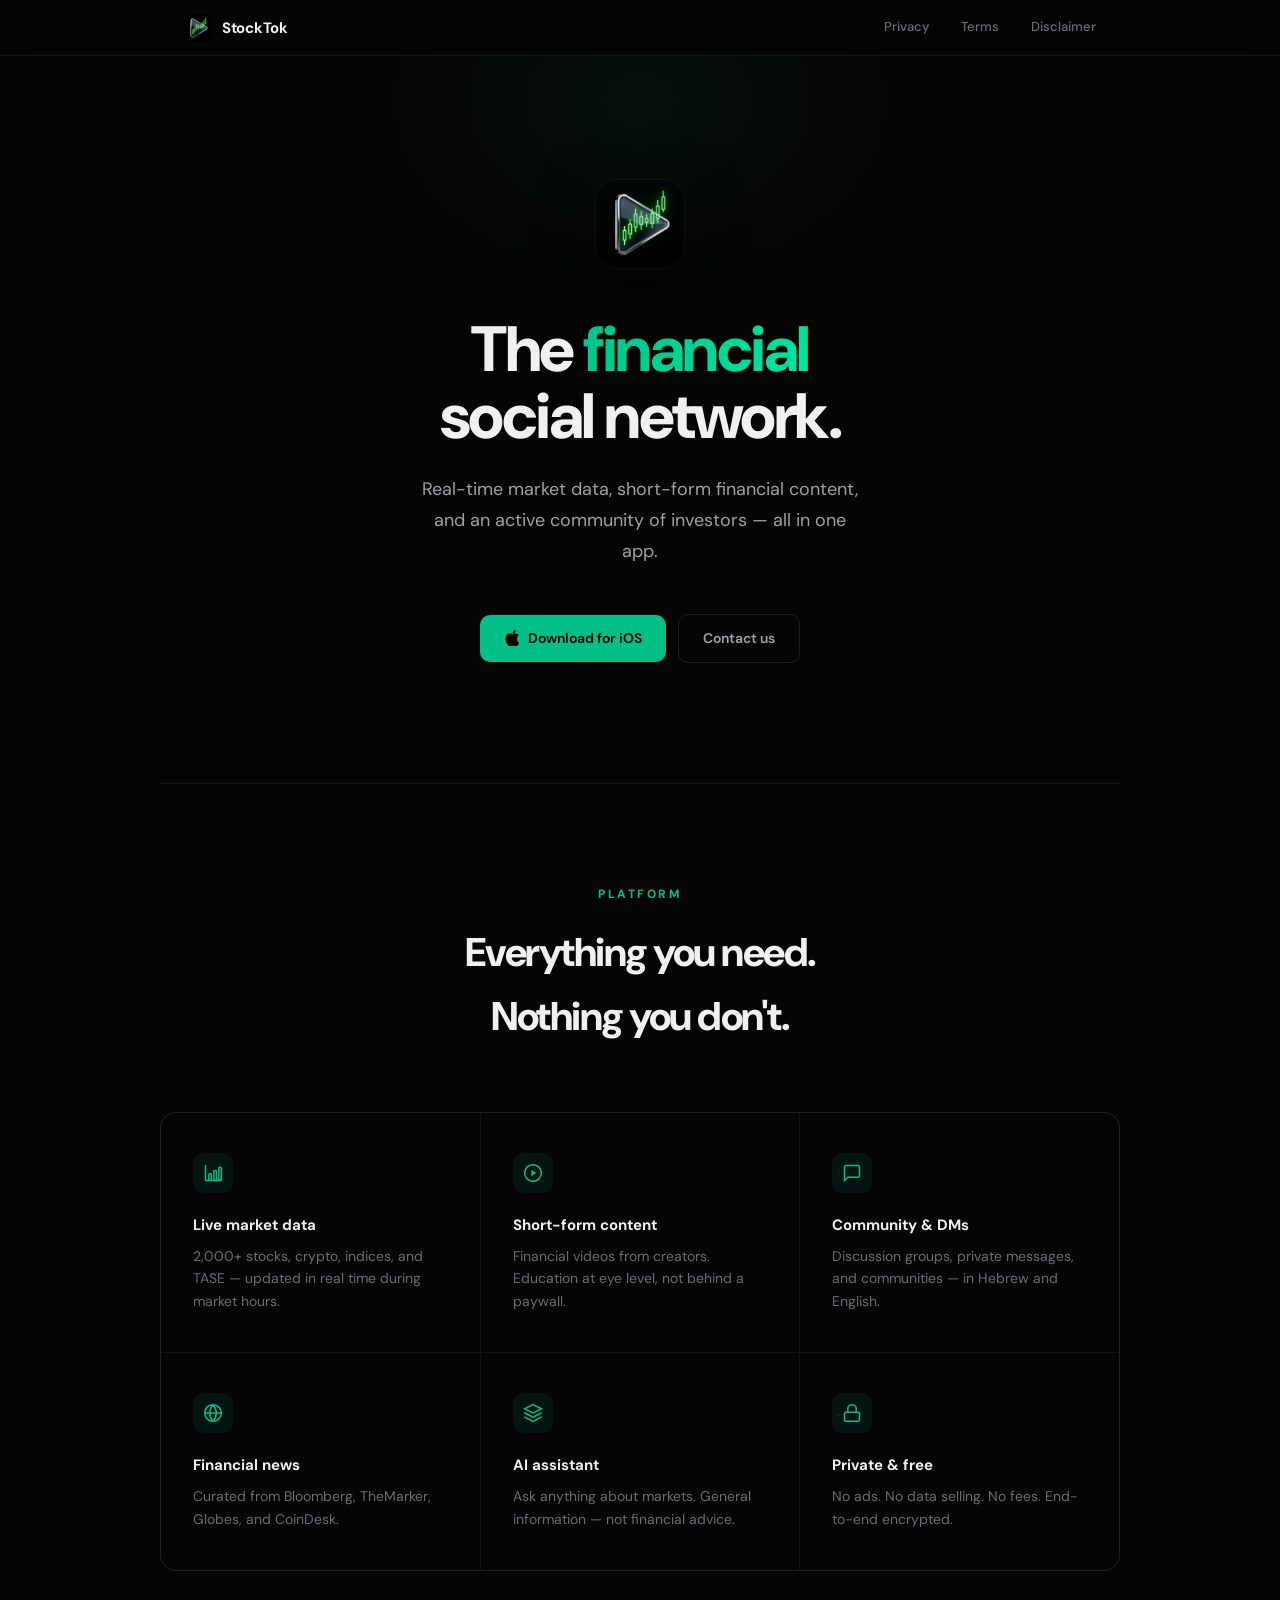
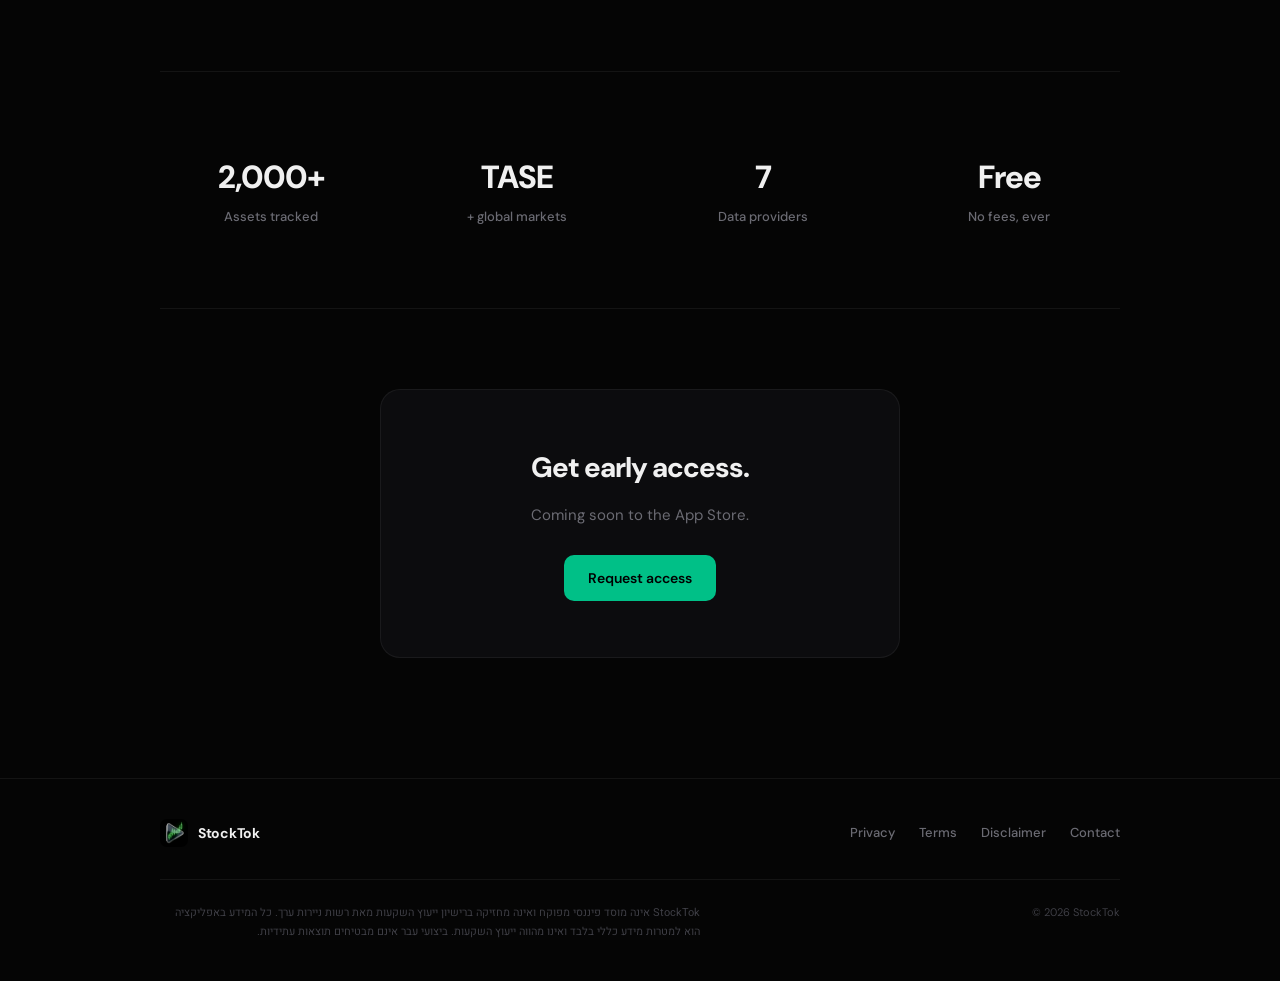
<file: index.html>
<!DOCTYPE html>
<html lang="en">
<head>
  <meta charset="UTF-8">
  <meta name="viewport" content="width=device-width, initial-scale=1.0">
  <title>StockTok — Your Financial Social Network</title>
  <meta name="description" content="Real-time market data, short-form financial content, and community. Stocks, crypto, and indices — all in one place.">
  <meta property="og:title" content="StockTok — Your Financial Social Network">
  <meta property="og:description" content="Real-time market data, short-form financial content, and community.">
  <meta property="og:image" content="icon.png">
  <meta property="og:type" content="website">
  <meta property="og:url" content="https://stocktokapp.com">
  <meta name="theme-color" content="#050505">
  <link rel="icon" type="image/png" href="favicon.png">
  <link rel="apple-touch-icon" href="icon.png">
  <link rel="canonical" href="https://stocktokapp.com">
  <link rel="preconnect" href="https://fonts.googleapis.com">
  <link rel="preconnect" href="https://fonts.gstatic.com" crossorigin>
  <link href="https://fonts.googleapis.com/css2?family=DM+Sans:ital,opsz,wght@0,9..40,400;0,9..40,500;0,9..40,600;0,9..40,700;0,9..40,800&family=Heebo:wght@400;500;600;700;800&display=swap" rel="stylesheet">
  <link rel="stylesheet" href="style.css">
</head>
<body>

  <!-- Nav -->
  <nav class="site-nav">
    <div class="nav-inner">
      <a href="/" class="nav-brand">
        <img src="icon.png" alt="" width="28" height="28">
        <span>StockTok</span>
      </a>
      <div class="nav-links">
        <a href="privacy.html">Privacy</a>
        <a href="terms.html">Terms</a>
        <a href="disclaimer.html">Disclaimer</a>
      </div>
      <button class="nav-toggle" aria-label="Menu" onclick="document.body.classList.toggle('nav-open')">
        <svg width="20" height="20" viewBox="0 0 24 24" fill="none" stroke="currentColor" stroke-width="2"><line x1="4" y1="7" x2="20" y2="7"/><line x1="4" y1="12" x2="20" y2="12"/><line x1="4" y1="17" x2="20" y2="17"/></svg>
      </button>
    </div>
  </nav>

  <!-- Hero -->
  <section class="hero">
    <div class="hero-glow" aria-hidden="true"></div>
    <img src="icon.png" alt="StockTok" class="hero-icon fade-in" width="88" height="88">
    <h1 class="fade-in fade-in-d1">The <span class="accent">financial</span><br>social network.</h1>
    <p class="subtitle fade-in fade-in-d2">Real-time market data, short-form financial content, and an active community of investors — all in one app.</p>
    <div class="cta-row fade-in fade-in-d3">
      <a href="#" class="btn btn--brand">
        <svg viewBox="0 0 17 20" fill="currentColor" width="16" height="20"><path d="M14.94 10.564c-.025-2.666 2.174-3.95 2.274-4.012-1.24-1.816-3.17-2.064-3.856-2.088-1.637-.17-3.21.976-4.04.976-.846 0-2.128-.957-3.506-.93-1.794.028-3.466 1.06-4.39 2.676-1.89 3.272-.482 8.099 1.34 10.752.905 1.305 1.966 2.762 3.364 2.71 1.358-.055 1.867-.874 3.508-.874 1.625 0 2.1.874 3.517.843 1.46-.024 2.378-1.315 3.264-2.627.644-.941.913-1.855 1.046-2.287-.023-.012-2.545-.976-2.57-3.874l.049.037zM12.37 2.97c.727-.9 1.222-2.13 1.085-3.37-1.05.044-2.34.717-3.09 1.6-.668.783-1.262 2.054-1.107 3.258 1.177.088 2.384-.594 3.112-1.488z"/></svg>
        Download for iOS
      </a>
      <a href="mailto:stocktokteam@gmail.com" class="btn btn--ghost">Contact us</a>
    </div>
  </section>

  <div class="divider"></div>

  <!-- Features -->
  <section class="features">
    <div class="features-header">
      <p class="label">Platform</p>
      <h2>Everything you need.<br>Nothing you don't.</h2>
    </div>

    <div class="features-list">
      <div class="feature">
        <div class="feature-icon">
          <svg viewBox="0 0 24 24" fill="none" stroke="currentColor" stroke-width="1.8" stroke-linecap="round"><path d="M3 3v18h18"/><rect x="7" y="13" width="3" height="8" rx="1"/><rect x="13" y="9" width="3" height="12" rx="1"/><rect x="19" y="5" width="3" height="16" rx="1"/></svg>
        </div>
        <h3>Live market data</h3>
        <p>2,000+ stocks, crypto, indices, and TASE — updated in real time during market hours.</p>
      </div>
      <div class="feature">
        <div class="feature-icon">
          <svg viewBox="0 0 24 24" fill="none" stroke="currentColor" stroke-width="1.8" stroke-linecap="round"><circle cx="12" cy="12" r="10"/><polygon points="10,8 16,12 10,16" fill="currentColor" stroke="none"/></svg>
        </div>
        <h3>Short-form content</h3>
        <p>Financial videos from creators. Education at eye level, not behind a paywall.</p>
      </div>
      <div class="feature">
        <div class="feature-icon">
          <svg viewBox="0 0 24 24" fill="none" stroke="currentColor" stroke-width="1.8" stroke-linecap="round"><path d="M21 15a2 2 0 01-2 2H7l-4 4V5a2 2 0 012-2h14a2 2 0 012 2z"/></svg>
        </div>
        <h3>Community &amp; DMs</h3>
        <p>Discussion groups, private messages, and communities — in Hebrew and English.</p>
      </div>
      <div class="feature">
        <div class="feature-icon">
          <svg viewBox="0 0 24 24" fill="none" stroke="currentColor" stroke-width="1.8" stroke-linecap="round"><circle cx="12" cy="12" r="10"/><line x1="2" y1="12" x2="22" y2="12"/><path d="M12 2a15.3 15.3 0 014 10 15.3 15.3 0 01-4 10 15.3 15.3 0 01-4-10 15.3 15.3 0 014-10z"/></svg>
        </div>
        <h3>Financial news</h3>
        <p>Curated from Bloomberg, TheMarker, Globes, and CoinDesk.</p>
      </div>
      <div class="feature">
        <div class="feature-icon">
          <svg viewBox="0 0 24 24" fill="none" stroke="currentColor" stroke-width="1.8" stroke-linecap="round"><path d="M12 2L2 7l10 5 10-5-10-5z"/><path d="M2 17l10 5 10-5"/><path d="M2 12l10 5 10-5"/></svg>
        </div>
        <h3>AI assistant</h3>
        <p>Ask anything about markets. General information — not financial advice.</p>
      </div>
      <div class="feature">
        <div class="feature-icon">
          <svg viewBox="0 0 24 24" fill="none" stroke="currentColor" stroke-width="1.8" stroke-linecap="round"><rect x="3" y="11" width="18" height="11" rx="2"/><path d="M7 11V7a5 5 0 0110 0v4"/></svg>
        </div>
        <h3>Private &amp; free</h3>
        <p>No ads. No data selling. No fees. End-to-end encrypted.</p>
      </div>
    </div>
  </section>

  <div class="divider"></div>

  <!-- Numbers -->
  <section class="numbers">
    <div class="numbers-row">
      <div class="number-item">
        <h3>2,000+</h3>
        <p>Assets tracked</p>
      </div>
      <div class="number-item">
        <h3>TASE</h3>
        <p>+ global markets</p>
      </div>
      <div class="number-item">
        <h3>7</h3>
        <p>Data providers</p>
      </div>
      <div class="number-item">
        <h3>Free</h3>
        <p>No fees, ever</p>
      </div>
    </div>
  </section>

  <div class="divider"></div>

  <!-- CTA -->
  <section class="cta">
    <div class="cta-box">
      <h2>Get early access.</h2>
      <p>Coming soon to the App Store.</p>
      <div class="cta-row">
        <a href="mailto:stocktokteam@gmail.com" class="btn btn--brand">Request access</a>
      </div>
    </div>
  </section>

  <!-- Footer -->
  <footer class="site-footer">
    <div class="footer-inner">
      <div class="footer-top">
        <a href="/" class="nav-brand">
          <img src="icon.png" alt="" width="24" height="24">
          <span>StockTok</span>
        </a>
        <div class="footer-links">
          <a href="privacy.html">Privacy</a>
          <a href="terms.html">Terms</a>
          <a href="disclaimer.html">Disclaimer</a>
          <a href="mailto:stocktokteam@gmail.com">Contact</a>
        </div>
      </div>
      <div class="footer-bottom">
        <p class="footer-legal he" dir="rtl">StockTok אינה מוסד פיננסי מפוקח ואינה מחזיקה ברישיון ייעוץ השקעות מאת רשות ניירות ערך. כל המידע באפליקציה הוא למטרות מידע כללי בלבד ואינו מהווה ייעוץ השקעות. ביצועי עבר אינם מבטיחים תוצאות עתידיות.</p>
        <p class="footer-copy">&copy; 2026 StockTok</p>
      </div>
    </div>
  </footer>

  <script>
    const io = new IntersectionObserver((entries) => {
      entries.forEach(e => { if (e.isIntersecting) { e.target.classList.add('is-visible'); io.unobserve(e.target); }});
    }, { threshold: 0.1 });
    document.querySelectorAll('.fade-in').forEach(el => io.observe(el));
  </script>
</body>
</html>
</file>
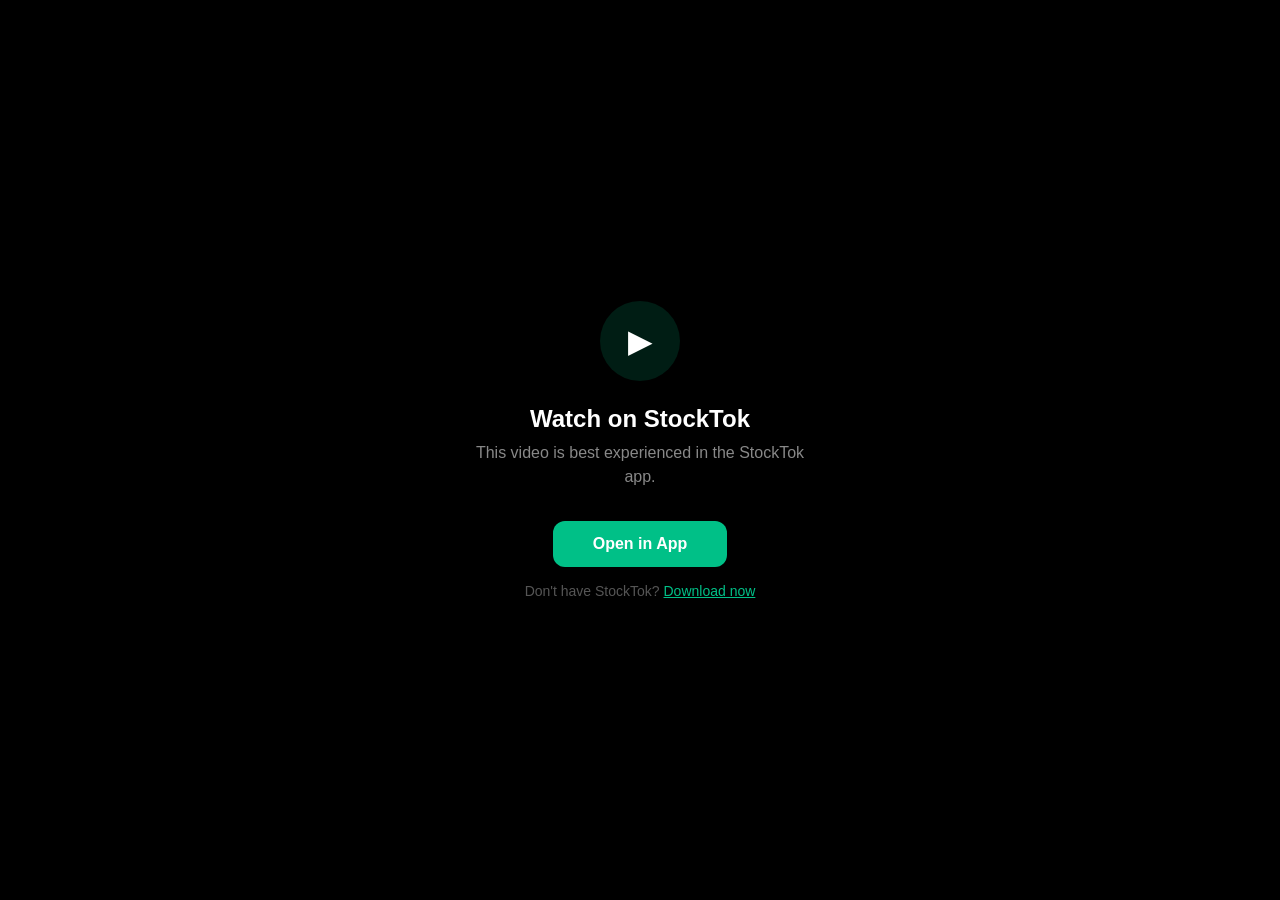
<file: video/index.html>
<!DOCTYPE html>
<html lang="en">
<head>
  <meta charset="utf-8" />
  <meta name="viewport" content="width=device-width, initial-scale=1" />
  <title>Watch on StockTok</title>
  <meta property="og:title" content="Watch on StockTok" />
  <meta property="og:description" content="Open this video in StockTok — the financial social network." />
  <meta property="og:type" content="video" />
  <style>
    * { margin: 0; padding: 0; box-sizing: border-box; }
    body {
      font-family: -apple-system, BlinkMacSystemFont, 'Segoe UI', Roboto, sans-serif;
      background: #000;
      color: #fff;
      min-height: 100vh;
      display: flex;
      align-items: center;
      justify-content: center;
    }
    .container { text-align: center; padding: 2rem; max-width: 420px; }
    .icon {
      width: 80px; height: 80px; background: rgba(0,192,135,0.15); border-radius: 50%;
      display: flex; align-items: center; justify-content: center;
      margin: 0 auto 1.5rem; font-size: 2rem;
    }
    h1 { font-size: 1.5rem; margin-bottom: 0.5rem; }
    .subtitle { color: #888; margin-bottom: 2rem; line-height: 1.5; }
    .open-btn {
      display: inline-block; background: #00C087; color: #fff; text-decoration: none;
      font-weight: 600; padding: 0.875rem 2.5rem; border-radius: 12px; font-size: 1rem;
      margin-bottom: 1rem;
    }
    .open-btn:hover { opacity: 0.85; }
    .fallback { color: #555; font-size: 0.875rem; }
    .fallback a { color: #00C087; }
  </style>
  <script>
    (function() {
      var path = window.location.pathname;
      var videoId = path.split('/').pop();
      var scheme = 'stocktok://' + path;
      var ua = navigator.userAgent || '';
      if (/iPhone|iPad|iPod|Android/i.test(ua)) {
        window.location.href = scheme;
        // If the app doesn't open within 1.5s, stay on this page
        setTimeout(function() {}, 1500);
      }
    })();
  </script>
</head>
<body>
  <div class="container">
    <div class="icon">&#9654;</div>
    <h1>Watch on StockTok</h1>
    <p class="subtitle">This video is best experienced in the StockTok app.</p>
    <a class="open-btn" href="stocktok://video/" id="openApp">Open in App</a>
    <p class="fallback">Don't have StockTok? <a href="https://apps.apple.com/app/stocktok/APP_STORE_ID_PENDING">Download now</a></p>
  </div>
  <script>
    // Set the correct deep link based on current path
    var path = window.location.pathname;
    document.getElementById('openApp').href = 'stocktok://' + path;
  </script>
</body>
</html>
</file>
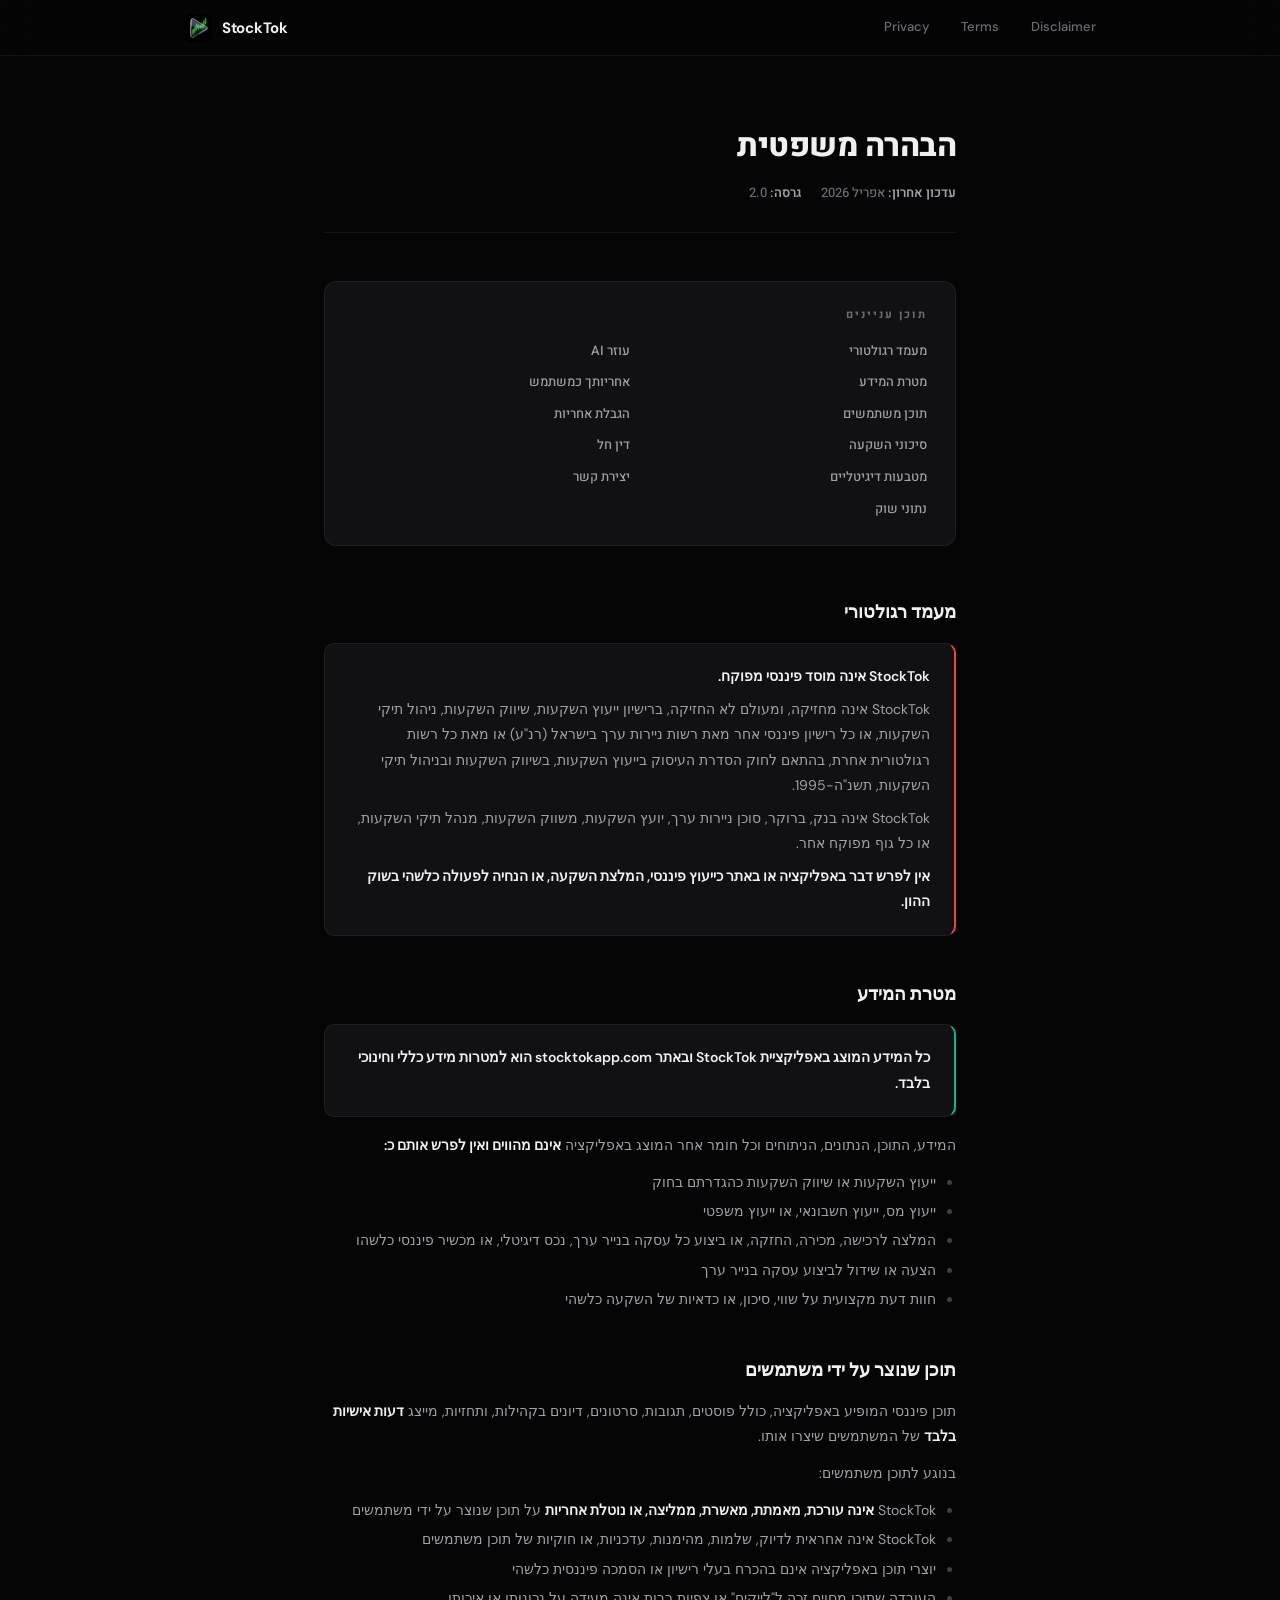
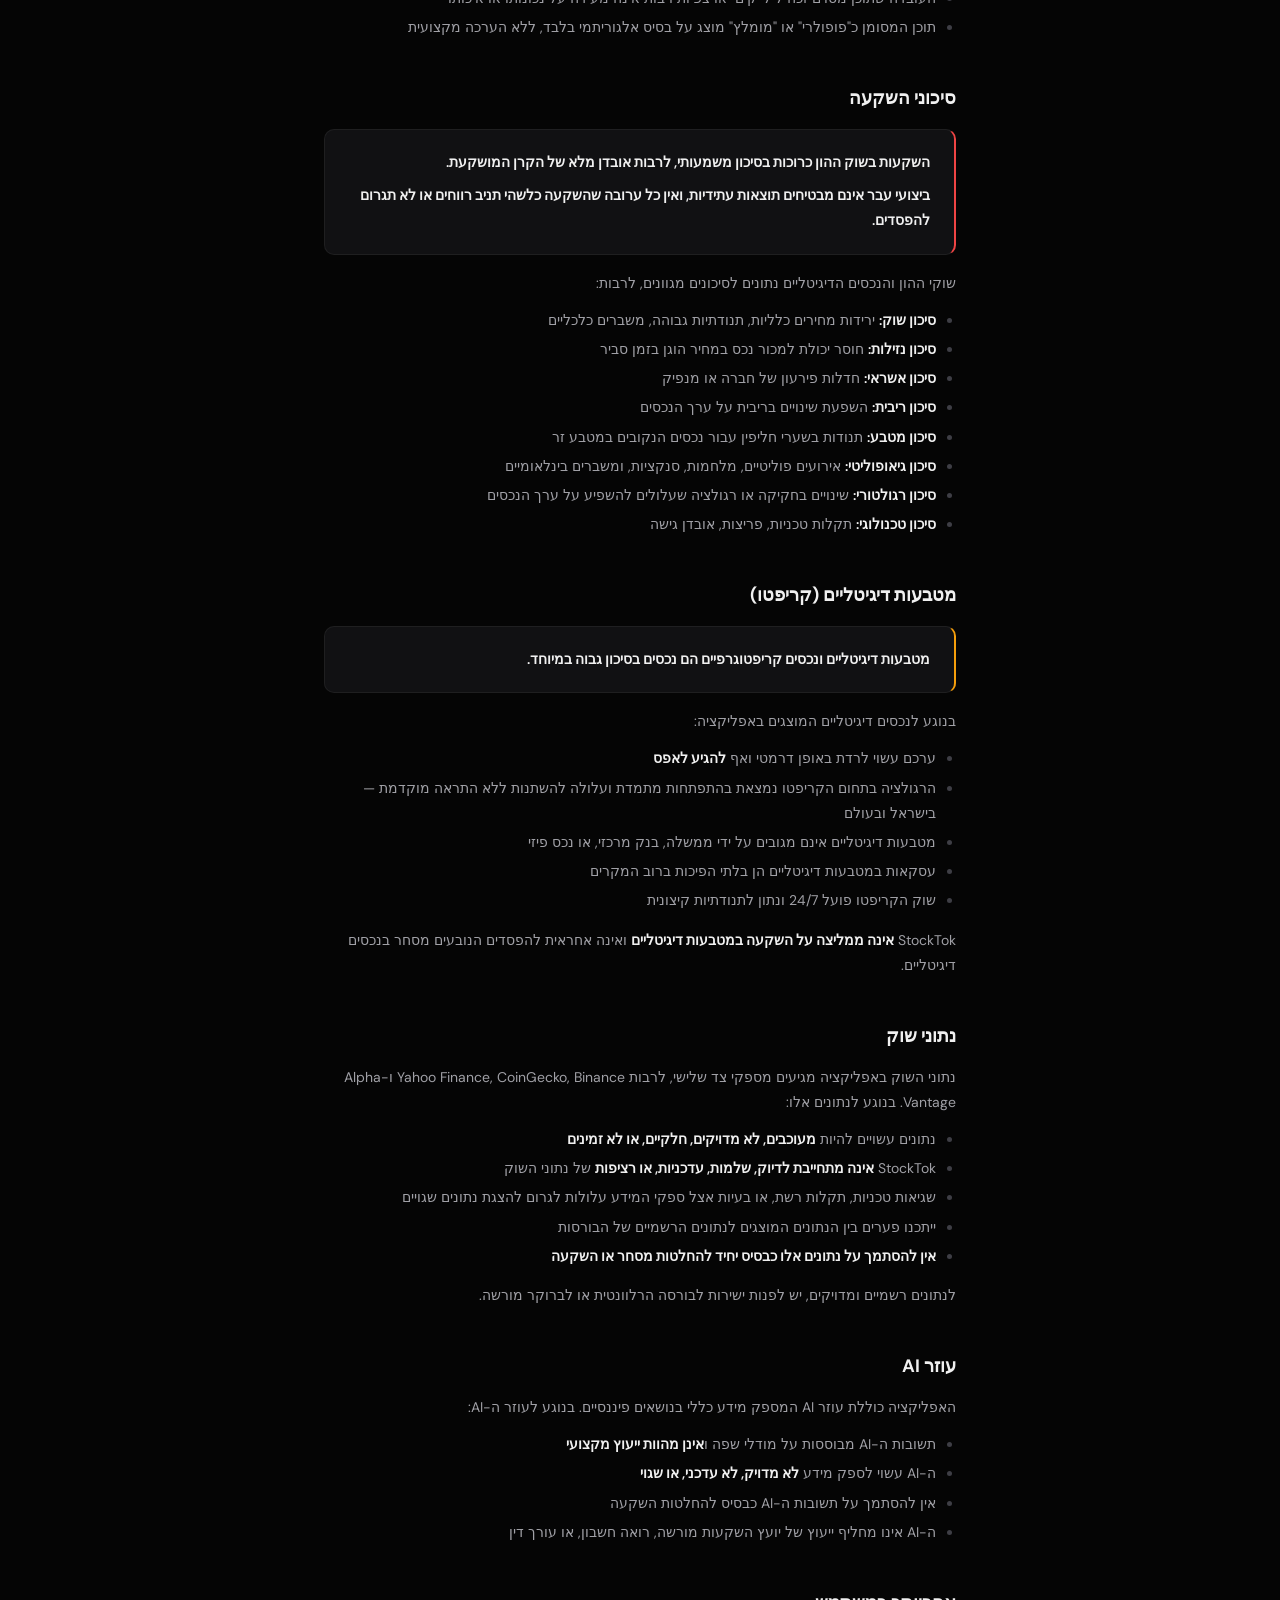
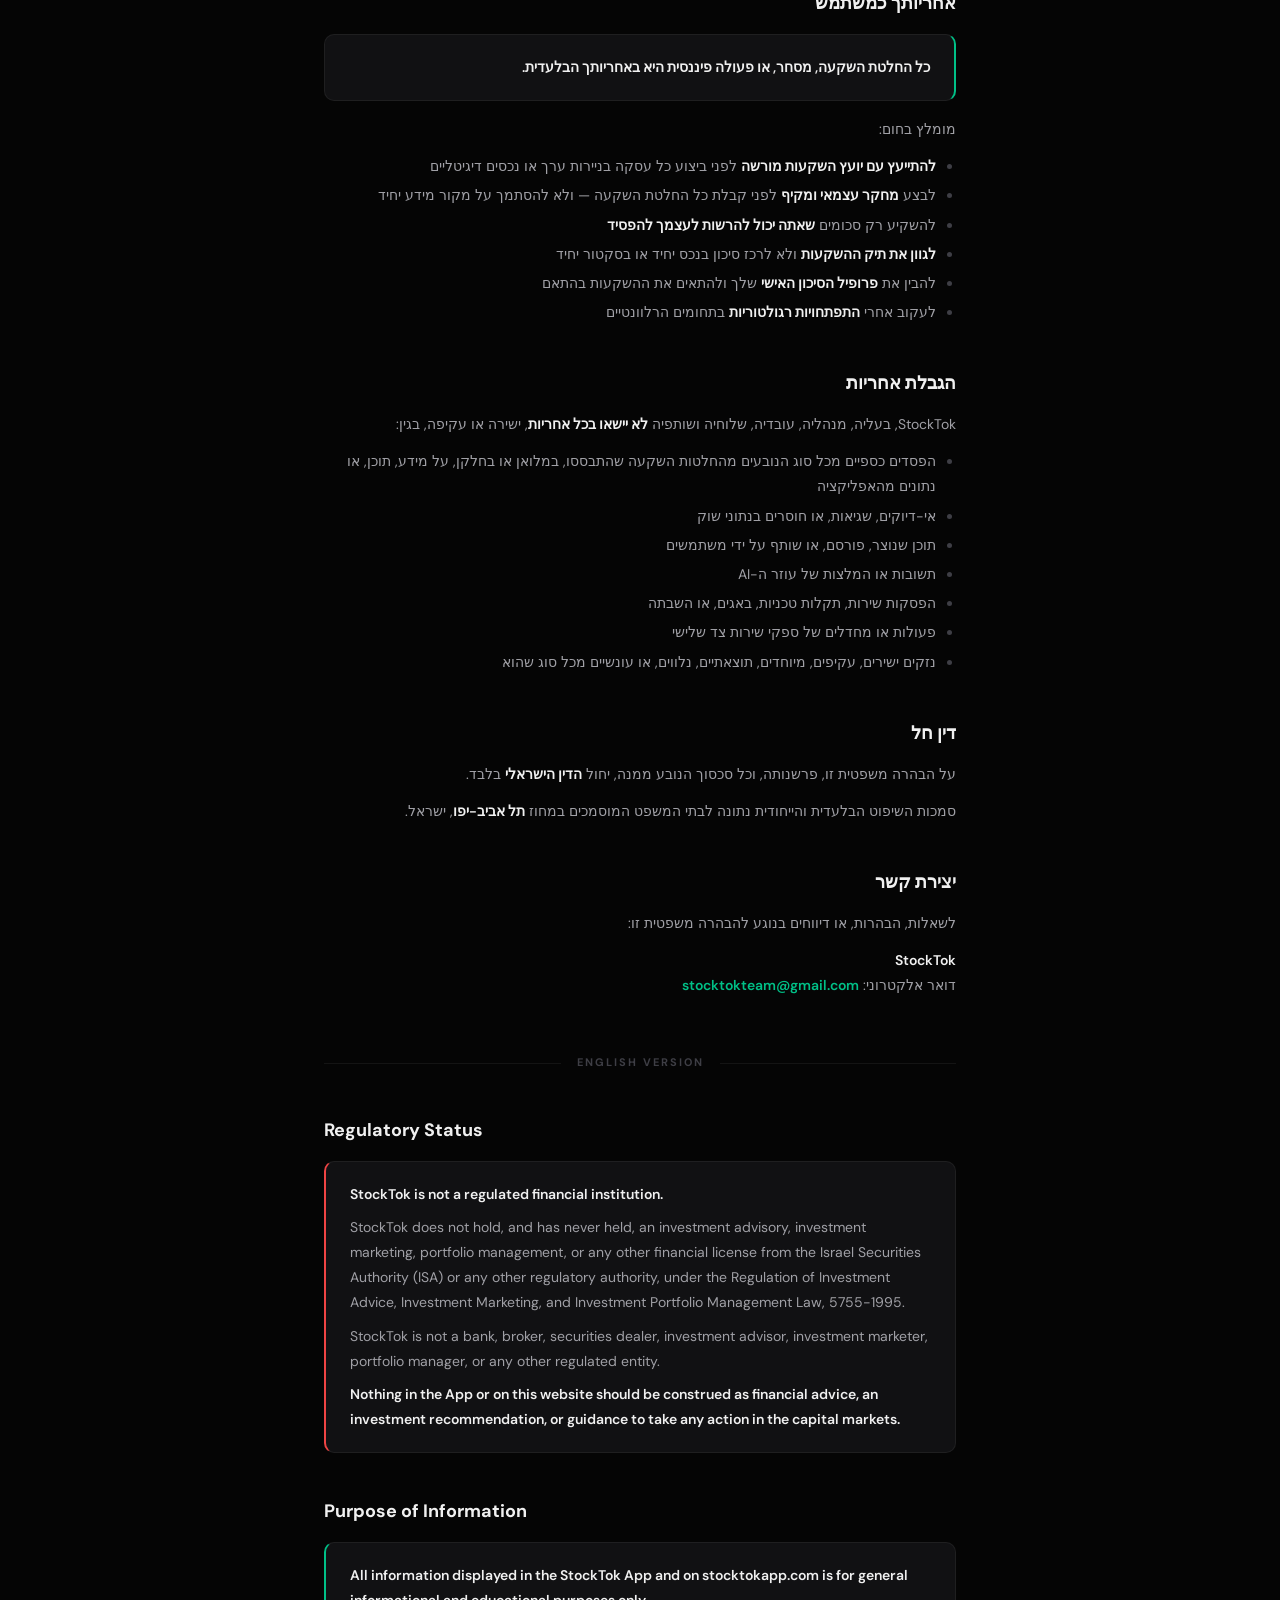
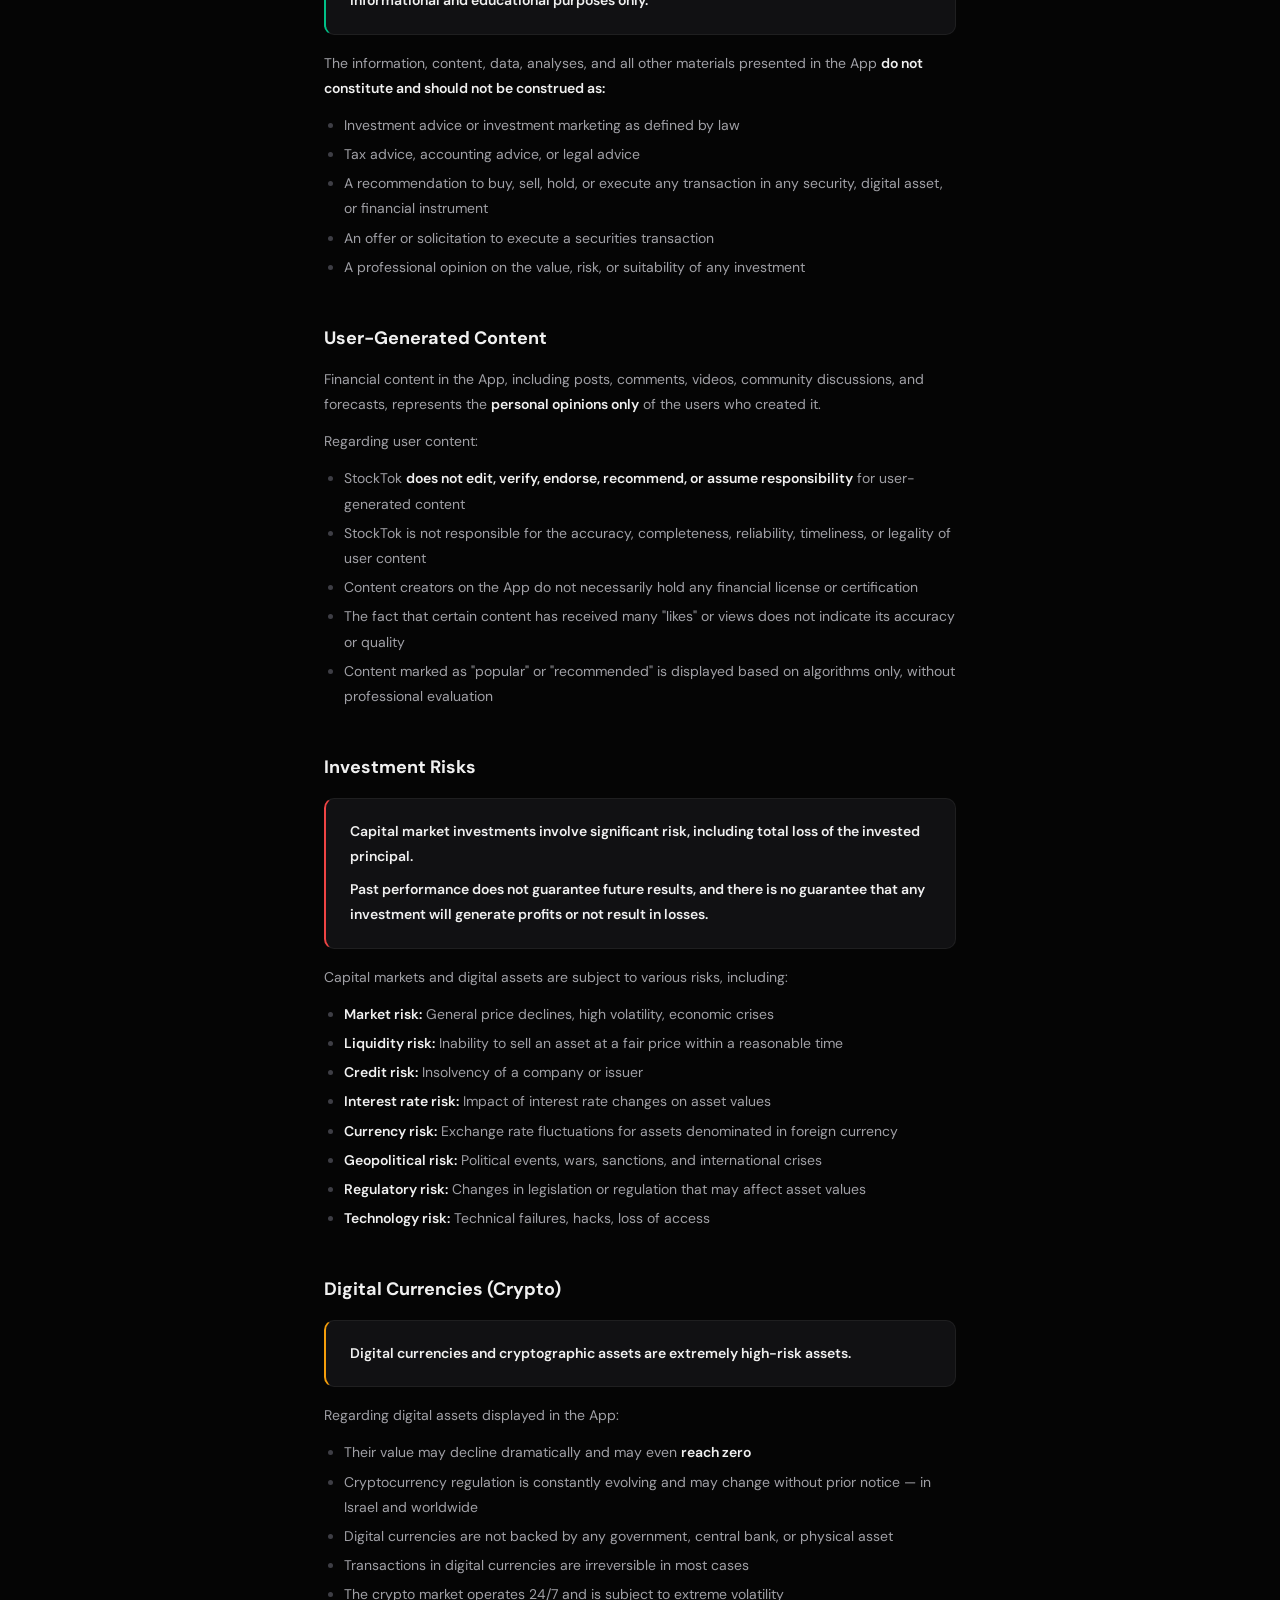
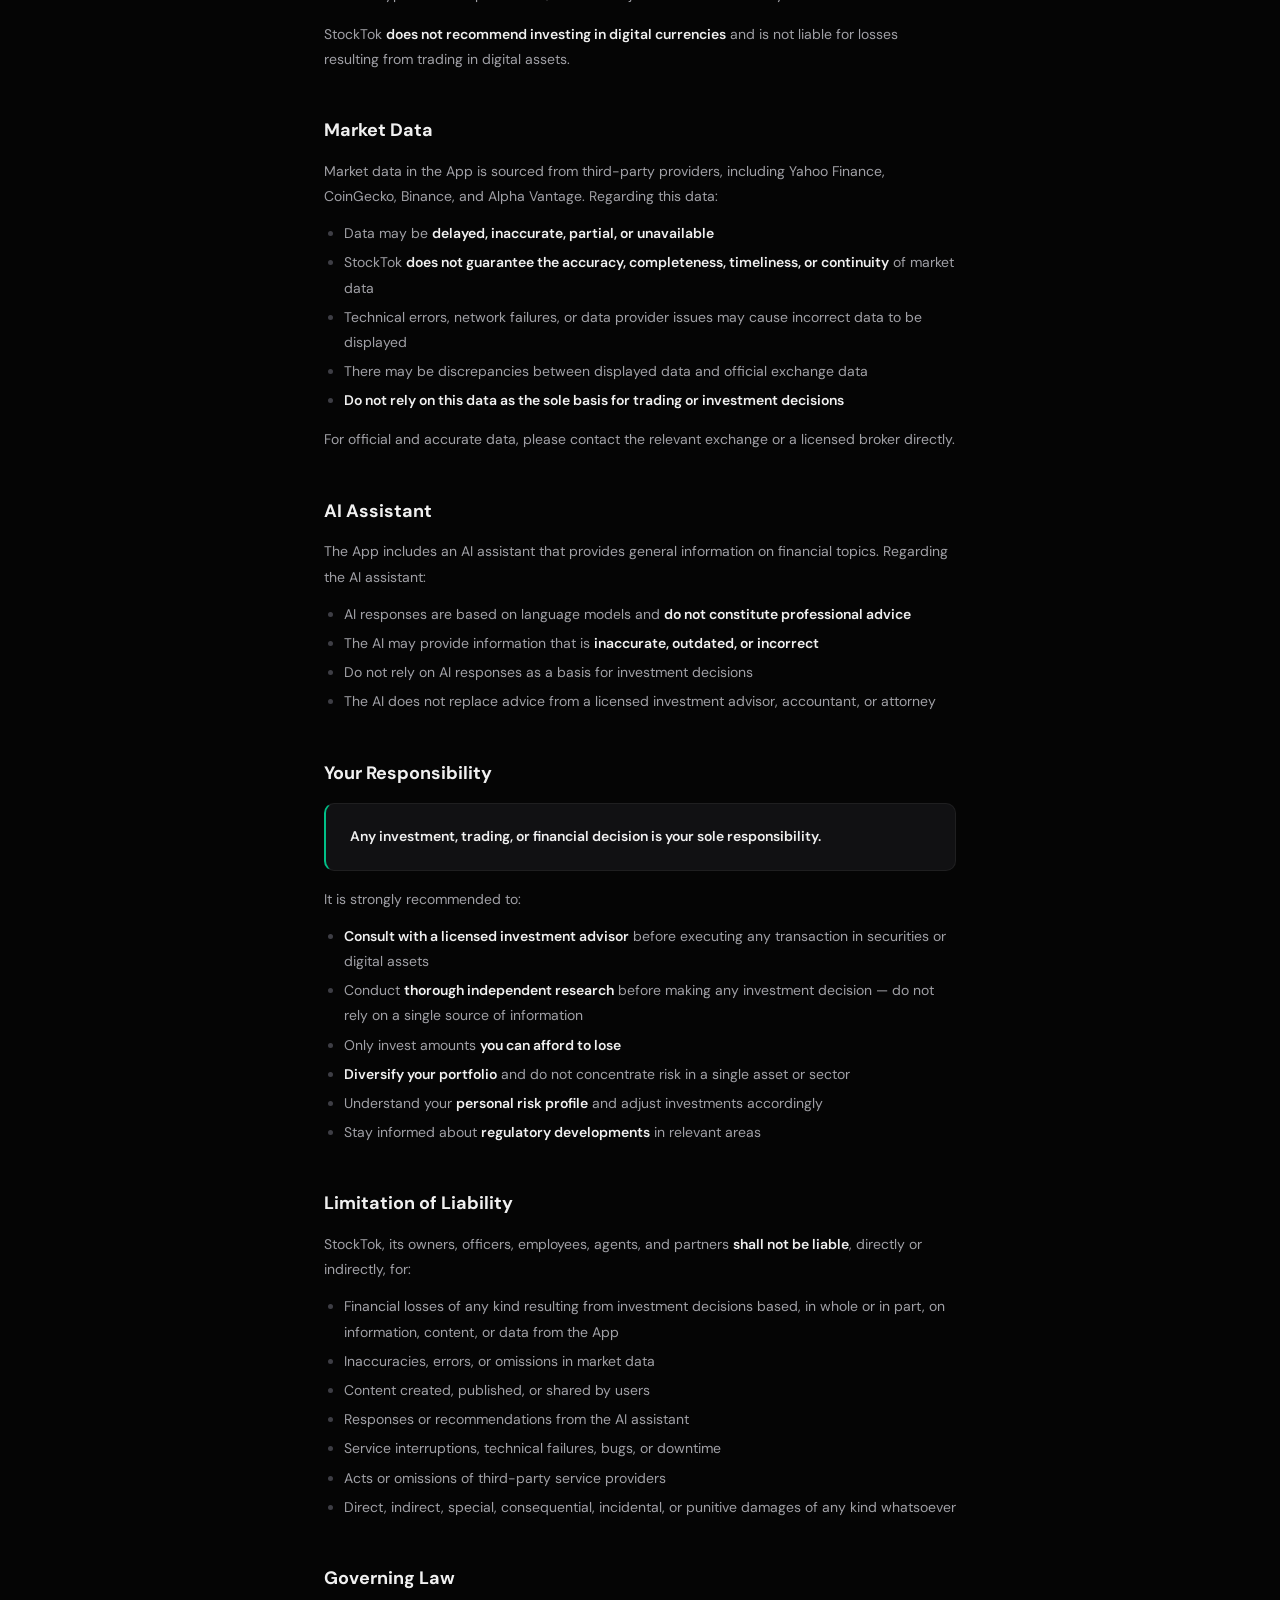
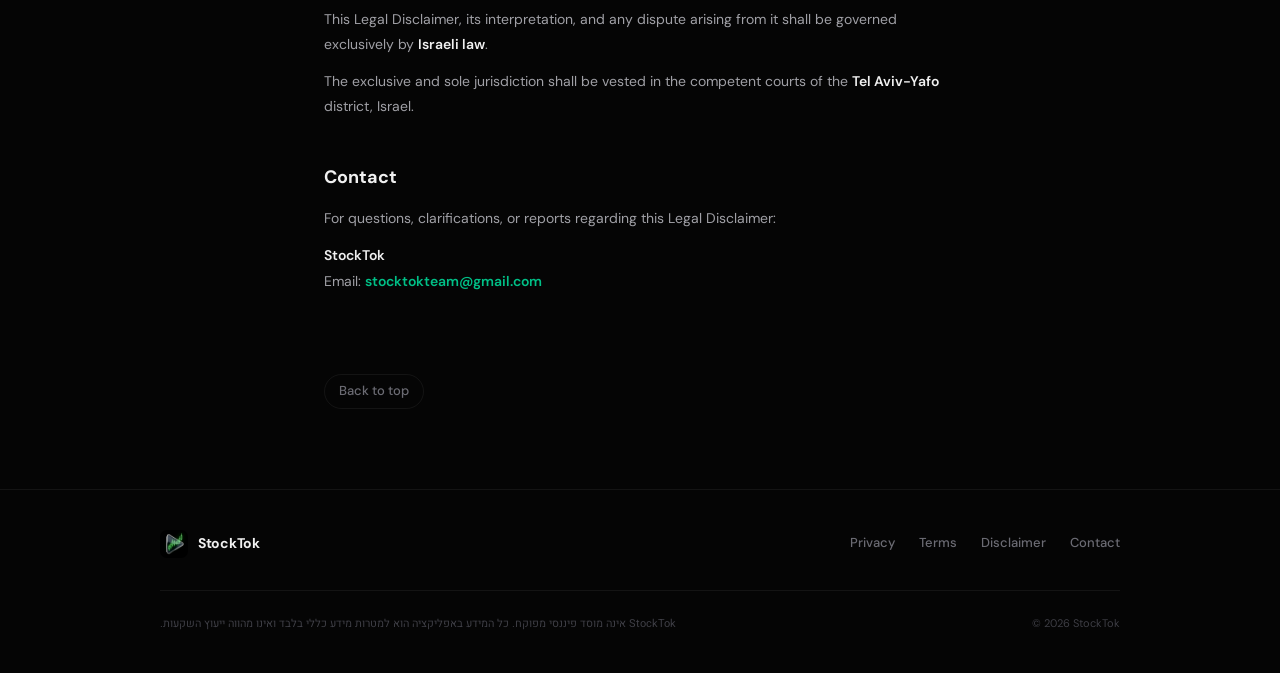
<file: disclaimer.html>
<!DOCTYPE html>
<html lang="he">
<head>
  <meta charset="UTF-8">
  <meta name="viewport" content="width=device-width, initial-scale=1.0">
  <title>Legal Disclaimer — StockTok</title>
  <meta name="description" content="StockTok Legal Disclaimer — Financial risks, regulatory status, and limitation of liability.">
  <meta property="og:title" content="StockTok — Legal Disclaimer">
  <meta name="theme-color" content="#000000">
  <link rel="icon" type="image/png" href="favicon.png">
  <link rel="apple-touch-icon" href="icon.png">
  <link rel="preconnect" href="https://fonts.googleapis.com">
  <link rel="preconnect" href="https://fonts.gstatic.com" crossorigin>
  <link href="https://fonts.googleapis.com/css2?family=DM+Sans:wght@400;500;600;700;800&family=Heebo:wght@400;500;600;700;800&display=swap" rel="stylesheet">
  <link rel="stylesheet" href="style.css">
</head>
<body>
  <nav class="site-nav">
    <div class="nav-inner">
      <a href="/" class="nav-brand">
        <img src="icon.png" alt="" width="28" height="28">
        <span>StockTok</span>
      </a>
      <div class="nav-links">
        <a href="privacy.html">Privacy</a>
        <a href="terms.html">Terms</a>
        <a href="disclaimer.html">Disclaimer</a>
      </div>
    </div>
  </nav>

  <div class="legal-page">

    <div class="legal-header" dir="rtl">
      <h1>הבהרה משפטית</h1>
      <div class="legal-meta">
        <span class="legal-meta-item"><strong>עדכון אחרון:</strong> אפריל 2026</span>
        <span class="legal-meta-item"><strong>גרסה:</strong> 2.0</span>
      </div>
    </div>

    <nav class="legal-toc" dir="rtl">
      <p class="legal-toc-title">תוכן עניינים</p>
      <ol>
        <li><a href="#he-1">מעמד רגולטורי</a></li>
        <li><a href="#he-2">מטרת המידע</a></li>
        <li><a href="#he-3">תוכן משתמשים</a></li>
        <li><a href="#he-4">סיכוני השקעה</a></li>
        <li><a href="#he-5">מטבעות דיגיטליים</a></li>
        <li><a href="#he-6">נתוני שוק</a></li>
        <li><a href="#he-7">עוזר AI</a></li>
        <li><a href="#he-8">אחריותך כמשתמש</a></li>
        <li><a href="#he-9">הגבלת אחריות</a></li>
        <li><a href="#he-10">דין חל</a></li>
        <li><a href="#he-11">יצירת קשר</a></li>
      </ol>
    </nav>

    <!-- ═══ HEBREW ═══ -->
    <div class="rtl-section">

      <div class="legal-section" id="he-1">
        <h2>מעמד רגולטורי</h2>
        <div class="legal-alert legal-alert--danger">
          <p><strong>StockTok אינה מוסד פיננסי מפוקח.</strong></p>
          <p>StockTok אינה מחזיקה, ומעולם לא החזיקה, ברישיון ייעוץ השקעות, שיווק השקעות, ניהול תיקי השקעות, או כל רישיון פיננסי אחר מאת רשות ניירות ערך בישראל (רנ"ע) או מאת כל רשות רגולטורית אחרת, בהתאם לחוק הסדרת העיסוק בייעוץ השקעות, בשיווק השקעות ובניהול תיקי השקעות, תשנ"ה-1995.</p>
          <p>StockTok אינה בנק, ברוקר, סוכן ניירות ערך, יועץ השקעות, משווק השקעות, מנהל תיקי השקעות, או כל גוף מפוקח אחר.</p>
          <p><strong>אין לפרש דבר באפליקציה או באתר כייעוץ פיננסי, המלצת השקעה, או הנחיה לפעולה כלשהי בשוק ההון.</strong></p>
        </div>
      </div>

      <div class="legal-section" id="he-2">
        <h2>מטרת המידע</h2>
        <div class="legal-alert">
          <p><strong>כל המידע המוצג באפליקציית StockTok ובאתר stocktokapp.com הוא למטרות מידע כללי וחינוכי בלבד.</strong></p>
        </div>
        <p>המידע, התוכן, הנתונים, הניתוחים וכל חומר אחר המוצג באפליקציה <strong>אינם מהווים ואין לפרש אותם כ:</strong></p>
        <ul>
          <li>ייעוץ השקעות או שיווק השקעות כהגדרתם בחוק</li>
          <li>ייעוץ מס, ייעוץ חשבונאי, או ייעוץ משפטי</li>
          <li>המלצה לרכישה, מכירה, החזקה, או ביצוע כל עסקה בנייר ערך, נכס דיגיטלי, או מכשיר פיננסי כלשהו</li>
          <li>הצעה או שידול לביצוע עסקה בנייר ערך</li>
          <li>חוות דעת מקצועית על שווי, סיכון, או כדאיות של השקעה כלשהי</li>
        </ul>
      </div>

      <div class="legal-section" id="he-3">
        <h2>תוכן שנוצר על ידי משתמשים</h2>
        <p>תוכן פיננסי המופיע באפליקציה, כולל פוסטים, תגובות, סרטונים, דיונים בקהילות, ותחזיות, מייצג <strong>דעות אישיות בלבד</strong> של המשתמשים שיצרו אותו.</p>
        <p>בנוגע לתוכן משתמשים:</p>
        <ul>
          <li>StockTok <strong>אינה עורכת, מאמתת, מאשרת, ממליצה, או נוטלת אחריות</strong> על תוכן שנוצר על ידי משתמשים</li>
          <li>StockTok אינה אחראית לדיוק, שלמות, מהימנות, עדכניות, או חוקיות של תוכן משתמשים</li>
          <li>יוצרי תוכן באפליקציה אינם בהכרח בעלי רישיון או הסמכה פיננסית כלשהי</li>
          <li>העובדה שתוכן מסוים זכה ל"לייקים" או צפיות רבות אינה מעידה על נכונותו או איכותו</li>
          <li>תוכן המסומן כ"פופולרי" או "מומלץ" מוצג על בסיס אלגוריתמי בלבד, ללא הערכה מקצועית</li>
        </ul>
      </div>

      <div class="legal-section" id="he-4">
        <h2>סיכוני השקעה</h2>
        <div class="legal-alert legal-alert--danger">
          <p><strong>השקעות בשוק ההון כרוכות בסיכון משמעותי, לרבות אובדן מלא של הקרן המושקעת.</strong></p>
          <p><strong>ביצועי עבר אינם מבטיחים תוצאות עתידיות, ואין כל ערובה שהשקעה כלשהי תניב רווחים או לא תגרום להפסדים.</strong></p>
        </div>
        <p>שוקי ההון והנכסים הדיגיטליים נתונים לסיכונים מגוונים, לרבות:</p>
        <ul>
          <li><strong>סיכון שוק:</strong> ירידות מחירים כלליות, תנודתיות גבוהה, משברים כלכליים</li>
          <li><strong>סיכון נזילות:</strong> חוסר יכולת למכור נכס במחיר הוגן בזמן סביר</li>
          <li><strong>סיכון אשראי:</strong> חדלות פירעון של חברה או מנפיק</li>
          <li><strong>סיכון ריבית:</strong> השפעת שינויים בריבית על ערך הנכסים</li>
          <li><strong>סיכון מטבע:</strong> תנודות בשערי חליפין עבור נכסים הנקובים במטבע זר</li>
          <li><strong>סיכון גיאופוליטי:</strong> אירועים פוליטיים, מלחמות, סנקציות, ומשברים בינלאומיים</li>
          <li><strong>סיכון רגולטורי:</strong> שינויים בחקיקה או רגולציה שעלולים להשפיע על ערך הנכסים</li>
          <li><strong>סיכון טכנולוגי:</strong> תקלות טכניות, פריצות, אובדן גישה</li>
        </ul>
      </div>

      <div class="legal-section" id="he-5">
        <h2>מטבעות דיגיטליים (קריפטו)</h2>
        <div class="legal-alert legal-alert--warning">
          <p><strong>מטבעות דיגיטליים ונכסים קריפטוגרפיים הם נכסים בסיכון גבוה במיוחד.</strong></p>
        </div>
        <p>בנוגע לנכסים דיגיטליים המוצגים באפליקציה:</p>
        <ul>
          <li>ערכם עשוי לרדת באופן דרמטי ואף <strong>להגיע לאפס</strong></li>
          <li>הרגולציה בתחום הקריפטו נמצאת בהתפתחות מתמדת ועלולה להשתנות ללא התראה מוקדמת — בישראל ובעולם</li>
          <li>מטבעות דיגיטליים אינם מגובים על ידי ממשלה, בנק מרכזי, או נכס פיזי</li>
          <li>עסקאות במטבעות דיגיטליים הן בלתי הפיכות ברוב המקרים</li>
          <li>שוק הקריפטו פועל 24/7 ונתון לתנודתיות קיצונית</li>
        </ul>
        <p>StockTok <strong>אינה ממליצה על השקעה במטבעות דיגיטליים</strong> ואינה אחראית להפסדים הנובעים מסחר בנכסים דיגיטליים.</p>
      </div>

      <div class="legal-section" id="he-6">
        <h2>נתוני שוק</h2>
        <p>נתוני השוק באפליקציה מגיעים מספקי צד שלישי, לרבות Yahoo Finance, CoinGecko, Binance ו-Alpha Vantage. בנוגע לנתונים אלו:</p>
        <ul>
          <li>נתונים עשויים להיות <strong>מעוכבים, לא מדויקים, חלקיים, או לא זמינים</strong></li>
          <li>StockTok <strong>אינה מתחייבת לדיוק, שלמות, עדכניות, או רציפות</strong> של נתוני השוק</li>
          <li>שגיאות טכניות, תקלות רשת, או בעיות אצל ספקי המידע עלולות לגרום להצגת נתונים שגויים</li>
          <li>ייתכנו פערים בין הנתונים המוצגים לנתונים הרשמיים של הבורסות</li>
          <li><strong>אין להסתמך על נתונים אלו כבסיס יחיד להחלטות מסחר או השקעה</strong></li>
        </ul>
        <p>לנתונים רשמיים ומדויקים, יש לפנות ישירות לבורסה הרלוונטית או לברוקר מורשה.</p>
      </div>

      <div class="legal-section" id="he-7">
        <h2>עוזר AI</h2>
        <p>האפליקציה כוללת עוזר AI המספק מידע כללי בנושאים פיננסיים. בנוגע לעוזר ה-AI:</p>
        <ul>
          <li>תשובות ה-AI מבוססות על מודלי שפה ו<strong>אינן מהוות ייעוץ מקצועי</strong></li>
          <li>ה-AI עשוי לספק מידע <strong>לא מדויק, לא עדכני, או שגוי</strong></li>
          <li>אין להסתמך על תשובות ה-AI כבסיס להחלטות השקעה</li>
          <li>ה-AI אינו מחליף ייעוץ של יועץ השקעות מורשה, רואה חשבון, או עורך דין</li>
        </ul>
      </div>

      <div class="legal-section" id="he-8">
        <h2>אחריותך כמשתמש</h2>
        <div class="legal-alert">
          <p><strong>כל החלטת השקעה, מסחר, או פעולה פיננסית היא באחריותך הבלעדית.</strong></p>
        </div>
        <p>מומלץ בחום:</p>
        <ul>
          <li><strong>להתייעץ עם יועץ השקעות מורשה</strong> לפני ביצוע כל עסקה בניירות ערך או נכסים דיגיטליים</li>
          <li>לבצע <strong>מחקר עצמאי ומקיף</strong> לפני קבלת כל החלטת השקעה — ולא להסתמך על מקור מידע יחיד</li>
          <li>להשקיע רק סכומים <strong>שאתה יכול להרשות לעצמך להפסיד</strong></li>
          <li><strong>לגוון את תיק ההשקעות</strong> ולא לרכז סיכון בנכס יחיד או בסקטור יחיד</li>
          <li>להבין את <strong>פרופיל הסיכון האישי</strong> שלך ולהתאים את ההשקעות בהתאם</li>
          <li>לעקוב אחרי <strong>התפתחויות רגולטוריות</strong> בתחומים הרלוונטיים</li>
        </ul>
      </div>

      <div class="legal-section" id="he-9">
        <h2>הגבלת אחריות</h2>
        <p>StockTok, בעליה, מנהליה, עובדיה, שלוחיה ושותפיה <strong>לא יישאו בכל אחריות</strong>, ישירה או עקיפה, בגין:</p>
        <ul>
          <li>הפסדים כספיים מכל סוג הנובעים מהחלטות השקעה שהתבססו, במלואן או בחלקן, על מידע, תוכן, או נתונים מהאפליקציה</li>
          <li>אי-דיוקים, שגיאות, או חוסרים בנתוני שוק</li>
          <li>תוכן שנוצר, פורסם, או שותף על ידי משתמשים</li>
          <li>תשובות או המלצות של עוזר ה-AI</li>
          <li>הפסקות שירות, תקלות טכניות, באגים, או השבתה</li>
          <li>פעולות או מחדלים של ספקי שירות צד שלישי</li>
          <li>נזקים ישירים, עקיפים, מיוחדים, תוצאתיים, נלווים, או עונשיים מכל סוג שהוא</li>
        </ul>
      </div>

      <div class="legal-section" id="he-10">
        <h2>דין חל</h2>
        <p>על הבהרה משפטית זו, פרשנותה, וכל סכסוך הנובע ממנה, יחול <strong>הדין הישראלי</strong> בלבד.</p>
        <p>סמכות השיפוט הבלעדית והייחודית נתונה לבתי המשפט המוסמכים במחוז <strong>תל אביב-יפו</strong>, ישראל.</p>
      </div>

      <div class="legal-section" id="he-11">
        <h2>יצירת קשר</h2>
        <p>לשאלות, הבהרות, או דיווחים בנוגע להבהרה משפטית זו:</p>
        <p><strong>StockTok</strong><br>
        דואר אלקטרוני: <a href="mailto:stocktokteam@gmail.com" class="email-link">stocktokteam@gmail.com</a></p>
      </div>

    </div>

    <!-- ═══ ENGLISH ═══ -->
    <div class="lang-divider">English Version</div>

    <div class="ltr-section">

      <div class="legal-section" id="en-1">
        <h2>Regulatory Status</h2>
        <div class="legal-alert legal-alert--danger">
          <p><strong>StockTok is not a regulated financial institution.</strong></p>
          <p>StockTok does not hold, and has never held, an investment advisory, investment marketing, portfolio management, or any other financial license from the Israel Securities Authority (ISA) or any other regulatory authority, under the Regulation of Investment Advice, Investment Marketing, and Investment Portfolio Management Law, 5755-1995.</p>
          <p>StockTok is not a bank, broker, securities dealer, investment advisor, investment marketer, portfolio manager, or any other regulated entity.</p>
          <p><strong>Nothing in the App or on this website should be construed as financial advice, an investment recommendation, or guidance to take any action in the capital markets.</strong></p>
        </div>
      </div>

      <div class="legal-section" id="en-2">
        <h2>Purpose of Information</h2>
        <div class="legal-alert">
          <p><strong>All information displayed in the StockTok App and on stocktokapp.com is for general informational and educational purposes only.</strong></p>
        </div>
        <p>The information, content, data, analyses, and all other materials presented in the App <strong>do not constitute and should not be construed as:</strong></p>
        <ul>
          <li>Investment advice or investment marketing as defined by law</li>
          <li>Tax advice, accounting advice, or legal advice</li>
          <li>A recommendation to buy, sell, hold, or execute any transaction in any security, digital asset, or financial instrument</li>
          <li>An offer or solicitation to execute a securities transaction</li>
          <li>A professional opinion on the value, risk, or suitability of any investment</li>
        </ul>
      </div>

      <div class="legal-section" id="en-3">
        <h2>User-Generated Content</h2>
        <p>Financial content in the App, including posts, comments, videos, community discussions, and forecasts, represents the <strong>personal opinions only</strong> of the users who created it.</p>
        <p>Regarding user content:</p>
        <ul>
          <li>StockTok <strong>does not edit, verify, endorse, recommend, or assume responsibility</strong> for user-generated content</li>
          <li>StockTok is not responsible for the accuracy, completeness, reliability, timeliness, or legality of user content</li>
          <li>Content creators on the App do not necessarily hold any financial license or certification</li>
          <li>The fact that certain content has received many "likes" or views does not indicate its accuracy or quality</li>
          <li>Content marked as "popular" or "recommended" is displayed based on algorithms only, without professional evaluation</li>
        </ul>
      </div>

      <div class="legal-section" id="en-4">
        <h2>Investment Risks</h2>
        <div class="legal-alert legal-alert--danger">
          <p><strong>Capital market investments involve significant risk, including total loss of the invested principal.</strong></p>
          <p><strong>Past performance does not guarantee future results, and there is no guarantee that any investment will generate profits or not result in losses.</strong></p>
        </div>
        <p>Capital markets and digital assets are subject to various risks, including:</p>
        <ul>
          <li><strong>Market risk:</strong> General price declines, high volatility, economic crises</li>
          <li><strong>Liquidity risk:</strong> Inability to sell an asset at a fair price within a reasonable time</li>
          <li><strong>Credit risk:</strong> Insolvency of a company or issuer</li>
          <li><strong>Interest rate risk:</strong> Impact of interest rate changes on asset values</li>
          <li><strong>Currency risk:</strong> Exchange rate fluctuations for assets denominated in foreign currency</li>
          <li><strong>Geopolitical risk:</strong> Political events, wars, sanctions, and international crises</li>
          <li><strong>Regulatory risk:</strong> Changes in legislation or regulation that may affect asset values</li>
          <li><strong>Technology risk:</strong> Technical failures, hacks, loss of access</li>
        </ul>
      </div>

      <div class="legal-section" id="en-5">
        <h2>Digital Currencies (Crypto)</h2>
        <div class="legal-alert legal-alert--warning">
          <p><strong>Digital currencies and cryptographic assets are extremely high-risk assets.</strong></p>
        </div>
        <p>Regarding digital assets displayed in the App:</p>
        <ul>
          <li>Their value may decline dramatically and may even <strong>reach zero</strong></li>
          <li>Cryptocurrency regulation is constantly evolving and may change without prior notice — in Israel and worldwide</li>
          <li>Digital currencies are not backed by any government, central bank, or physical asset</li>
          <li>Transactions in digital currencies are irreversible in most cases</li>
          <li>The crypto market operates 24/7 and is subject to extreme volatility</li>
        </ul>
        <p>StockTok <strong>does not recommend investing in digital currencies</strong> and is not liable for losses resulting from trading in digital assets.</p>
      </div>

      <div class="legal-section" id="en-6">
        <h2>Market Data</h2>
        <p>Market data in the App is sourced from third-party providers, including Yahoo Finance, CoinGecko, Binance, and Alpha Vantage. Regarding this data:</p>
        <ul>
          <li>Data may be <strong>delayed, inaccurate, partial, or unavailable</strong></li>
          <li>StockTok <strong>does not guarantee the accuracy, completeness, timeliness, or continuity</strong> of market data</li>
          <li>Technical errors, network failures, or data provider issues may cause incorrect data to be displayed</li>
          <li>There may be discrepancies between displayed data and official exchange data</li>
          <li><strong>Do not rely on this data as the sole basis for trading or investment decisions</strong></li>
        </ul>
        <p>For official and accurate data, please contact the relevant exchange or a licensed broker directly.</p>
      </div>

      <div class="legal-section" id="en-7">
        <h2>AI Assistant</h2>
        <p>The App includes an AI assistant that provides general information on financial topics. Regarding the AI assistant:</p>
        <ul>
          <li>AI responses are based on language models and <strong>do not constitute professional advice</strong></li>
          <li>The AI may provide information that is <strong>inaccurate, outdated, or incorrect</strong></li>
          <li>Do not rely on AI responses as a basis for investment decisions</li>
          <li>The AI does not replace advice from a licensed investment advisor, accountant, or attorney</li>
        </ul>
      </div>

      <div class="legal-section" id="en-8">
        <h2>Your Responsibility</h2>
        <div class="legal-alert">
          <p><strong>Any investment, trading, or financial decision is your sole responsibility.</strong></p>
        </div>
        <p>It is strongly recommended to:</p>
        <ul>
          <li><strong>Consult with a licensed investment advisor</strong> before executing any transaction in securities or digital assets</li>
          <li>Conduct <strong>thorough independent research</strong> before making any investment decision — do not rely on a single source of information</li>
          <li>Only invest amounts <strong>you can afford to lose</strong></li>
          <li><strong>Diversify your portfolio</strong> and do not concentrate risk in a single asset or sector</li>
          <li>Understand your <strong>personal risk profile</strong> and adjust investments accordingly</li>
          <li>Stay informed about <strong>regulatory developments</strong> in relevant areas</li>
        </ul>
      </div>

      <div class="legal-section" id="en-9">
        <h2>Limitation of Liability</h2>
        <p>StockTok, its owners, officers, employees, agents, and partners <strong>shall not be liable</strong>, directly or indirectly, for:</p>
        <ul>
          <li>Financial losses of any kind resulting from investment decisions based, in whole or in part, on information, content, or data from the App</li>
          <li>Inaccuracies, errors, or omissions in market data</li>
          <li>Content created, published, or shared by users</li>
          <li>Responses or recommendations from the AI assistant</li>
          <li>Service interruptions, technical failures, bugs, or downtime</li>
          <li>Acts or omissions of third-party service providers</li>
          <li>Direct, indirect, special, consequential, incidental, or punitive damages of any kind whatsoever</li>
        </ul>
      </div>

      <div class="legal-section" id="en-10">
        <h2>Governing Law</h2>
        <p>This Legal Disclaimer, its interpretation, and any dispute arising from it shall be governed exclusively by <strong>Israeli law</strong>.</p>
        <p>The exclusive and sole jurisdiction shall be vested in the competent courts of the <strong>Tel Aviv-Yafo</strong> district, Israel.</p>
      </div>

      <div class="legal-section" id="en-11">
        <h2>Contact</h2>
        <p>For questions, clarifications, or reports regarding this Legal Disclaimer:</p>
        <p><strong>StockTok</strong><br>
        Email: <a href="mailto:stocktokteam@gmail.com" class="email-link">stocktokteam@gmail.com</a></p>
      </div>

    </div>

    <a href="#" class="back-to-top">Back to top</a>

  </div>

  <!-- Footer -->
  <footer class="site-footer">
    <div class="footer-inner">
      <div class="footer-top">
        <a href="/" class="nav-brand">
          <img src="icon.png" alt="" width="24" height="24">
          <span>StockTok</span>
        </a>
        <div class="footer-links">
          <a href="privacy.html">Privacy</a>
          <a href="terms.html">Terms</a>
          <a href="disclaimer.html">Disclaimer</a>
          <a href="mailto:stocktokteam@gmail.com">Contact</a>
        </div>
      </div>
      <div class="footer-bottom">
        <p class="footer-legal he" dir="rtl">StockTok אינה מוסד פיננסי מפוקח. כל המידע באפליקציה הוא למטרות מידע כללי בלבד ואינו מהווה ייעוץ השקעות.</p>
        <p class="footer-copy">&copy; 2026 StockTok</p>
      </div>
    </div>
  </footer>
</body>
</html>
</file>
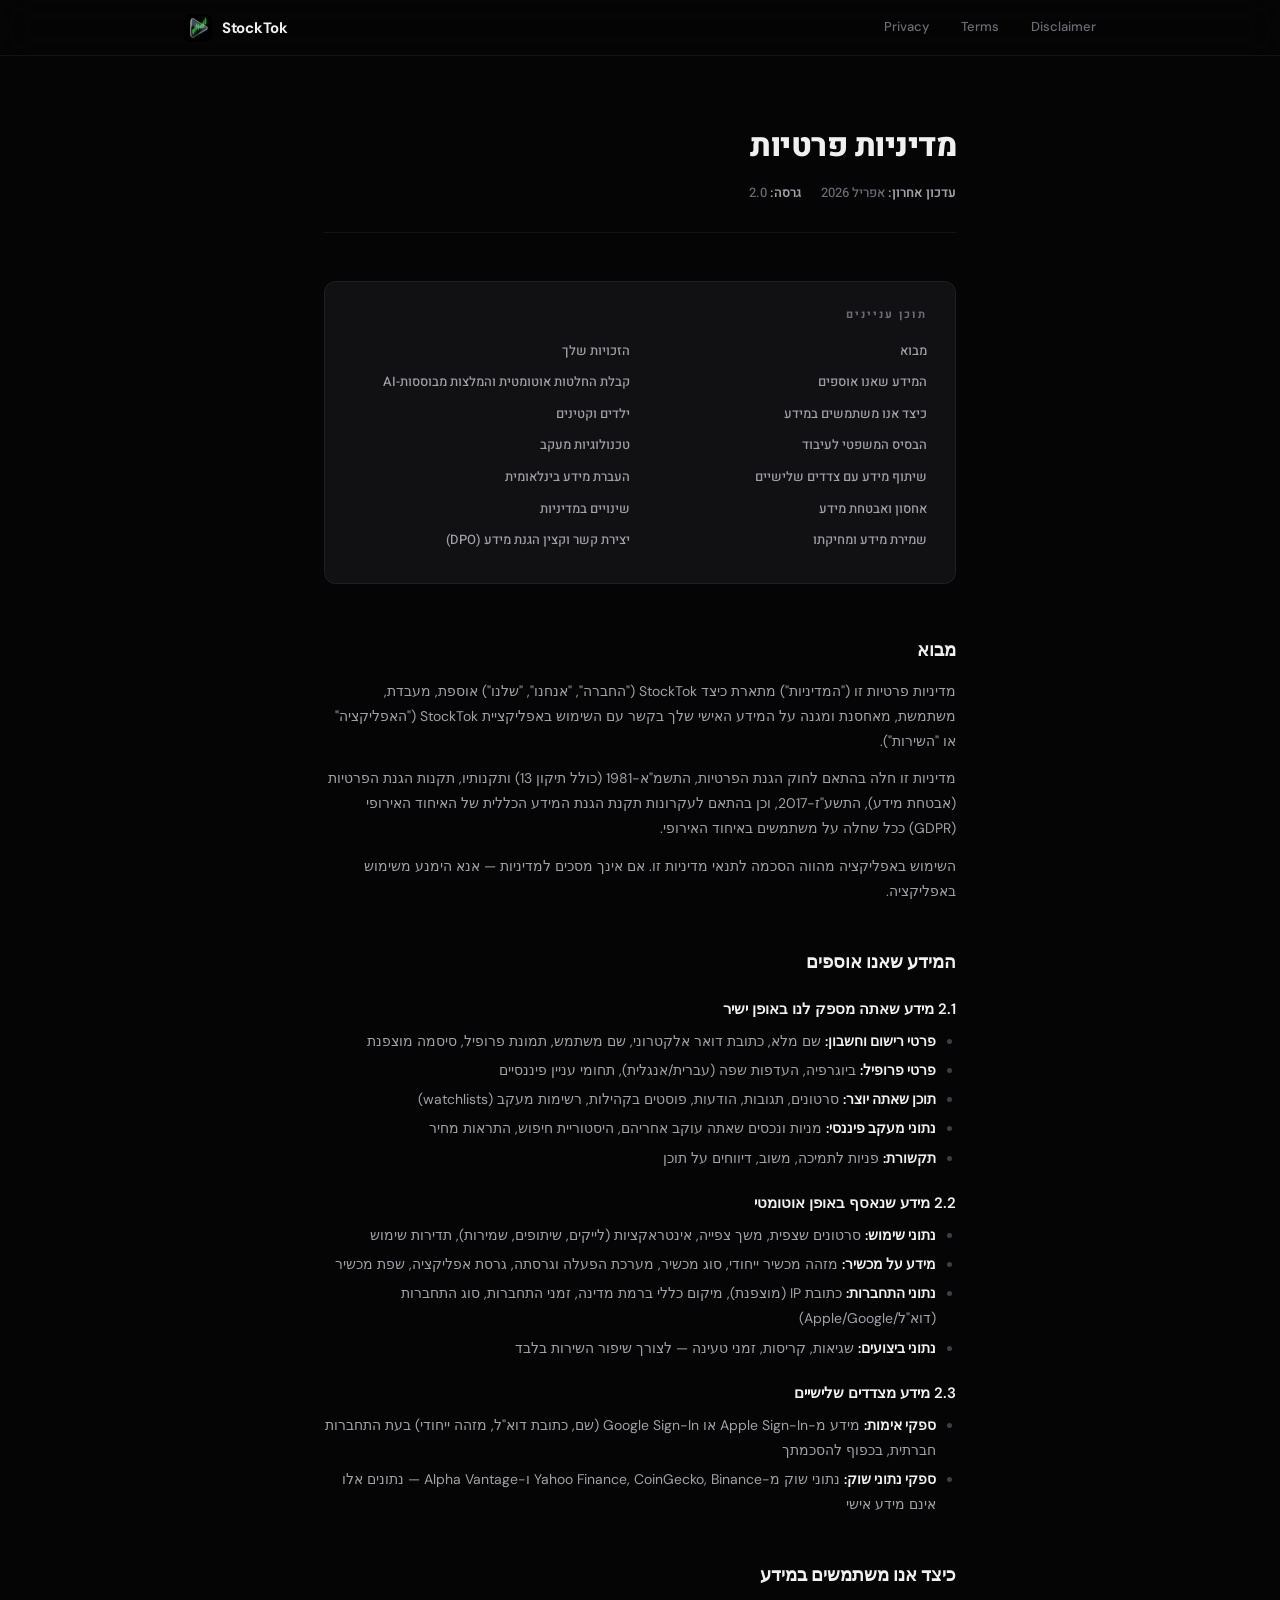
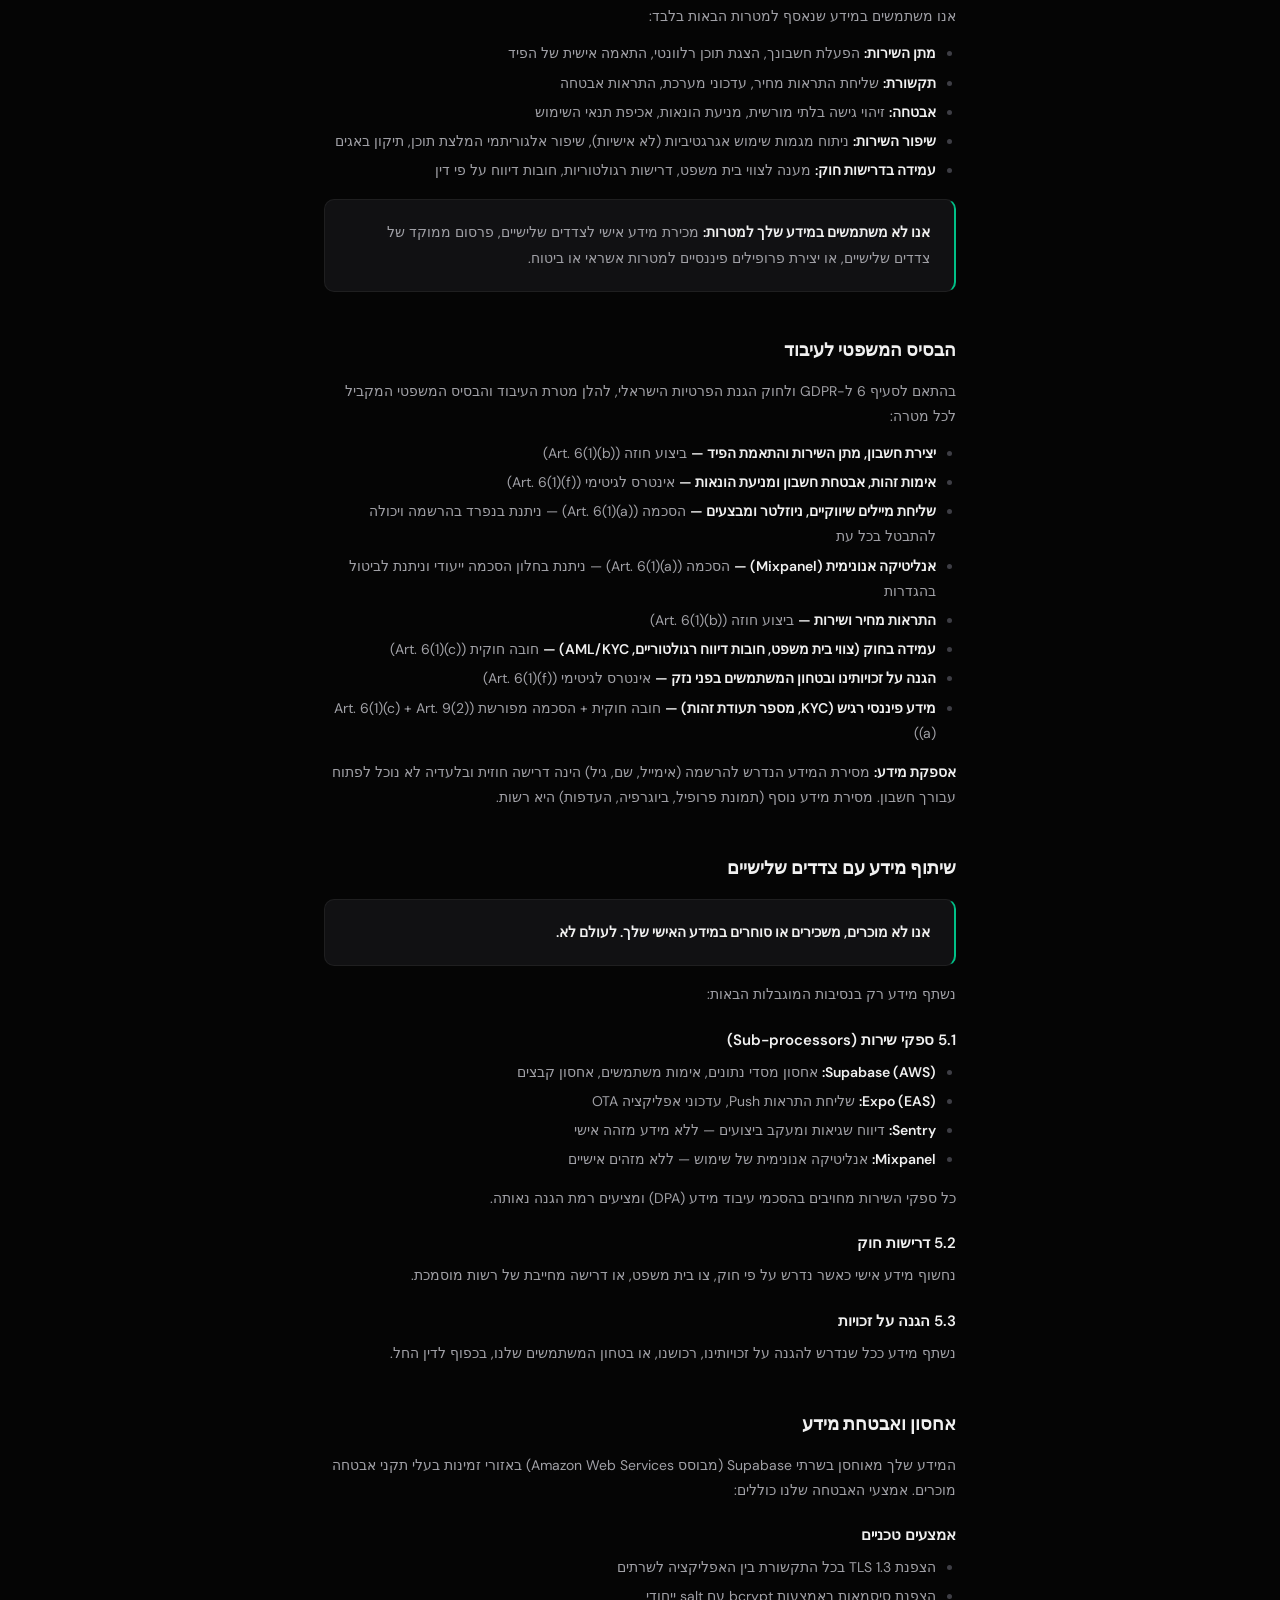
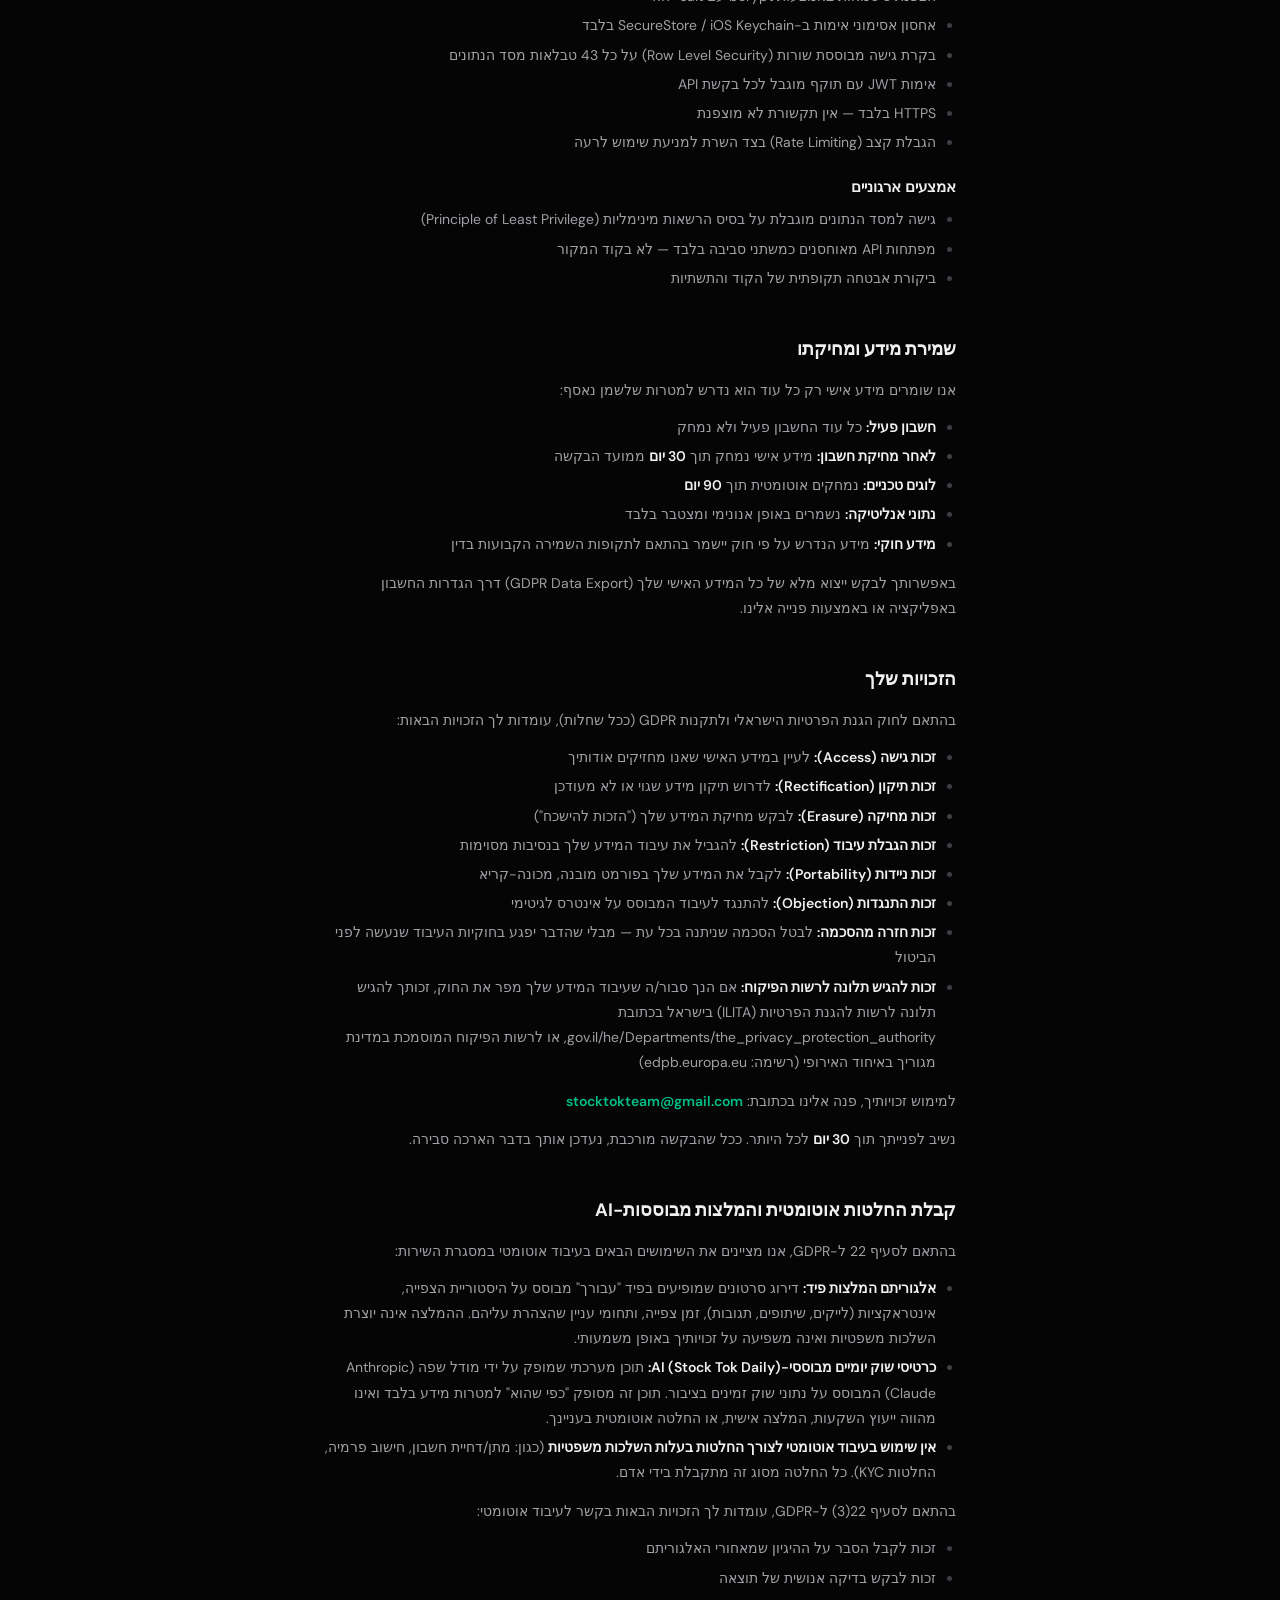
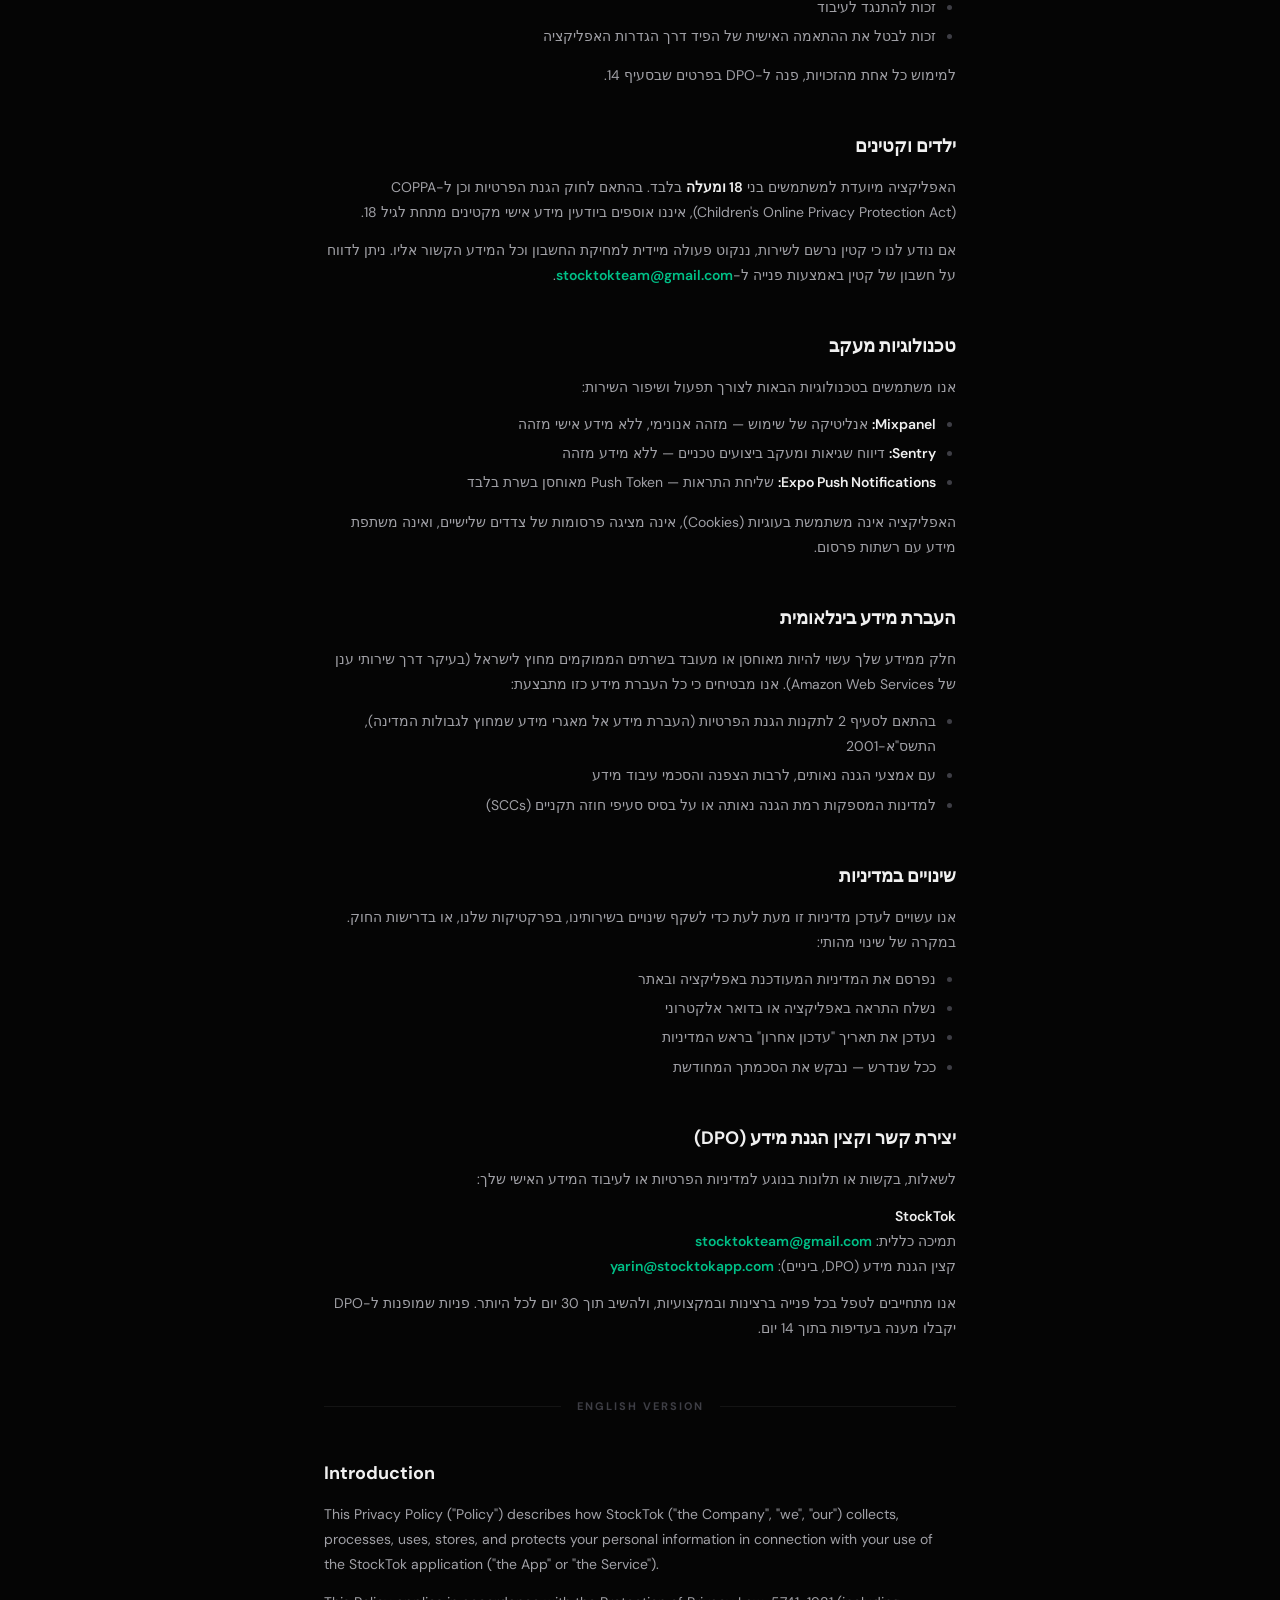
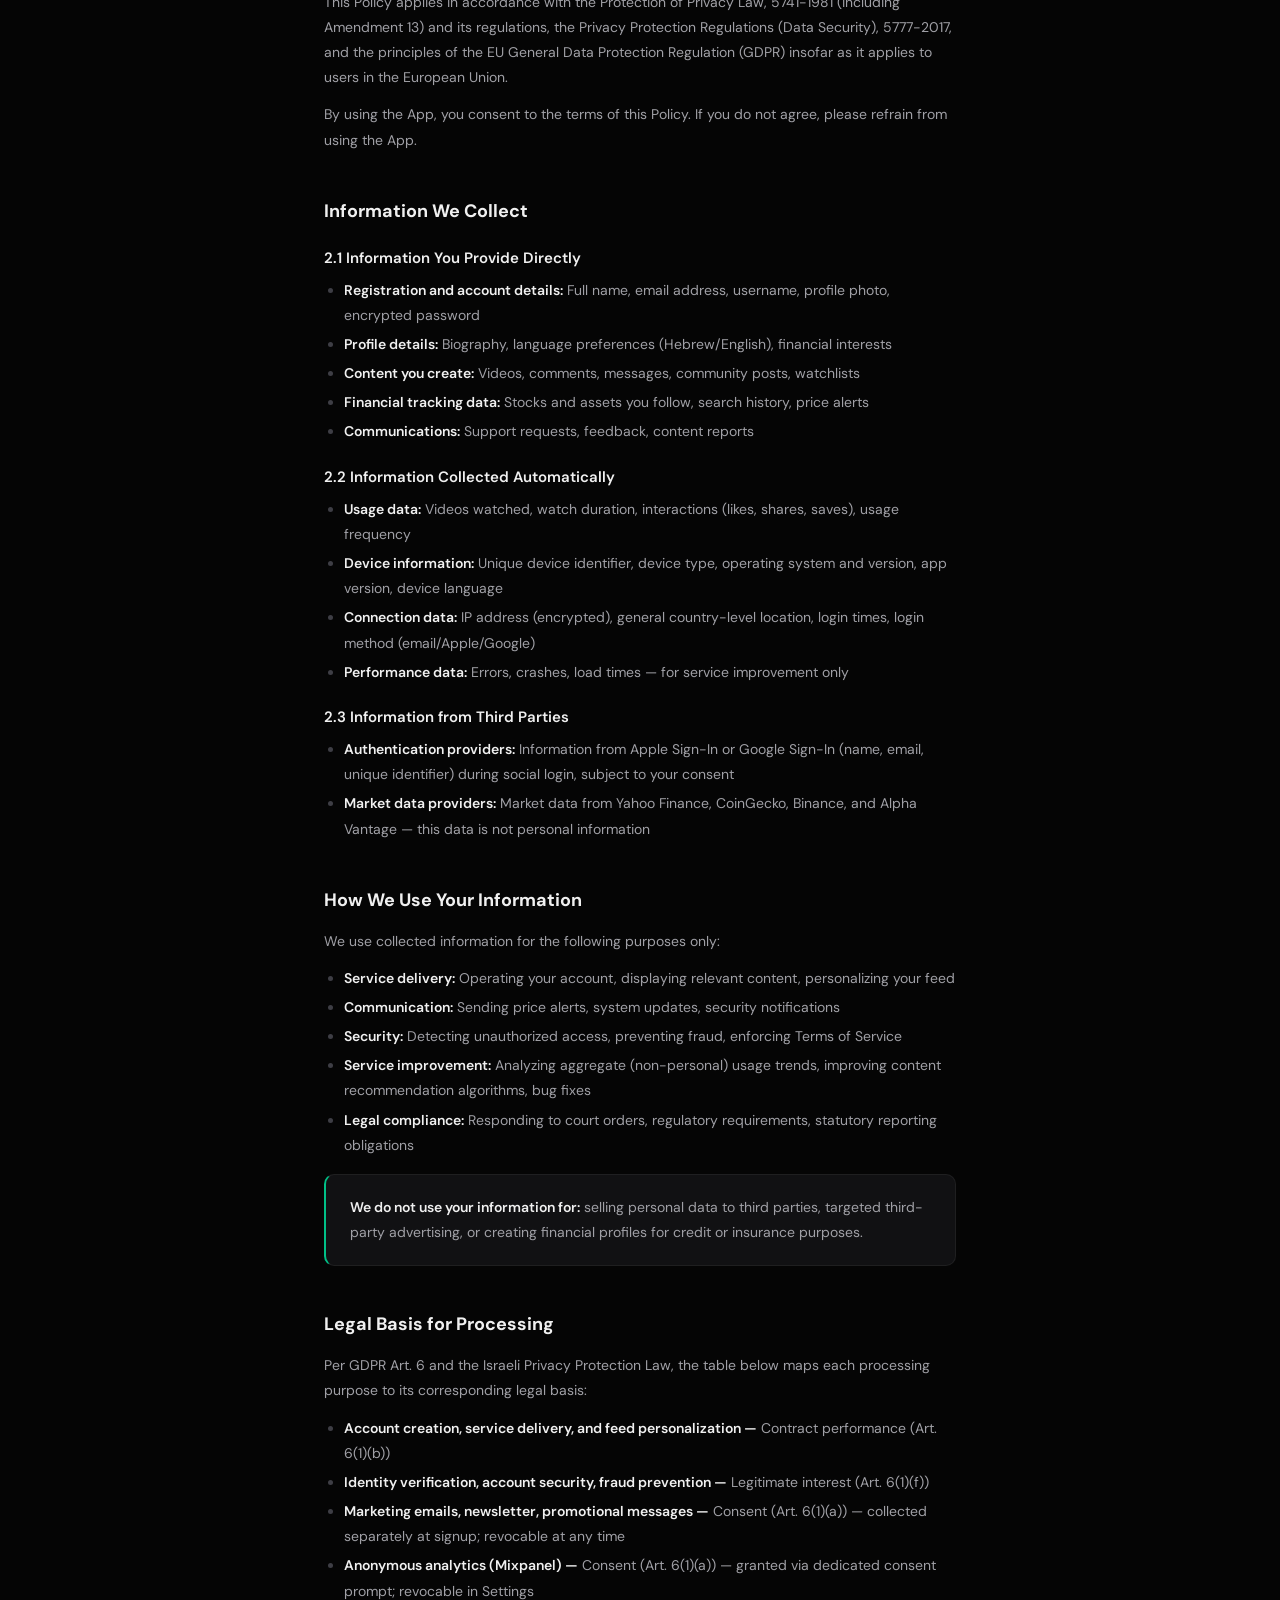
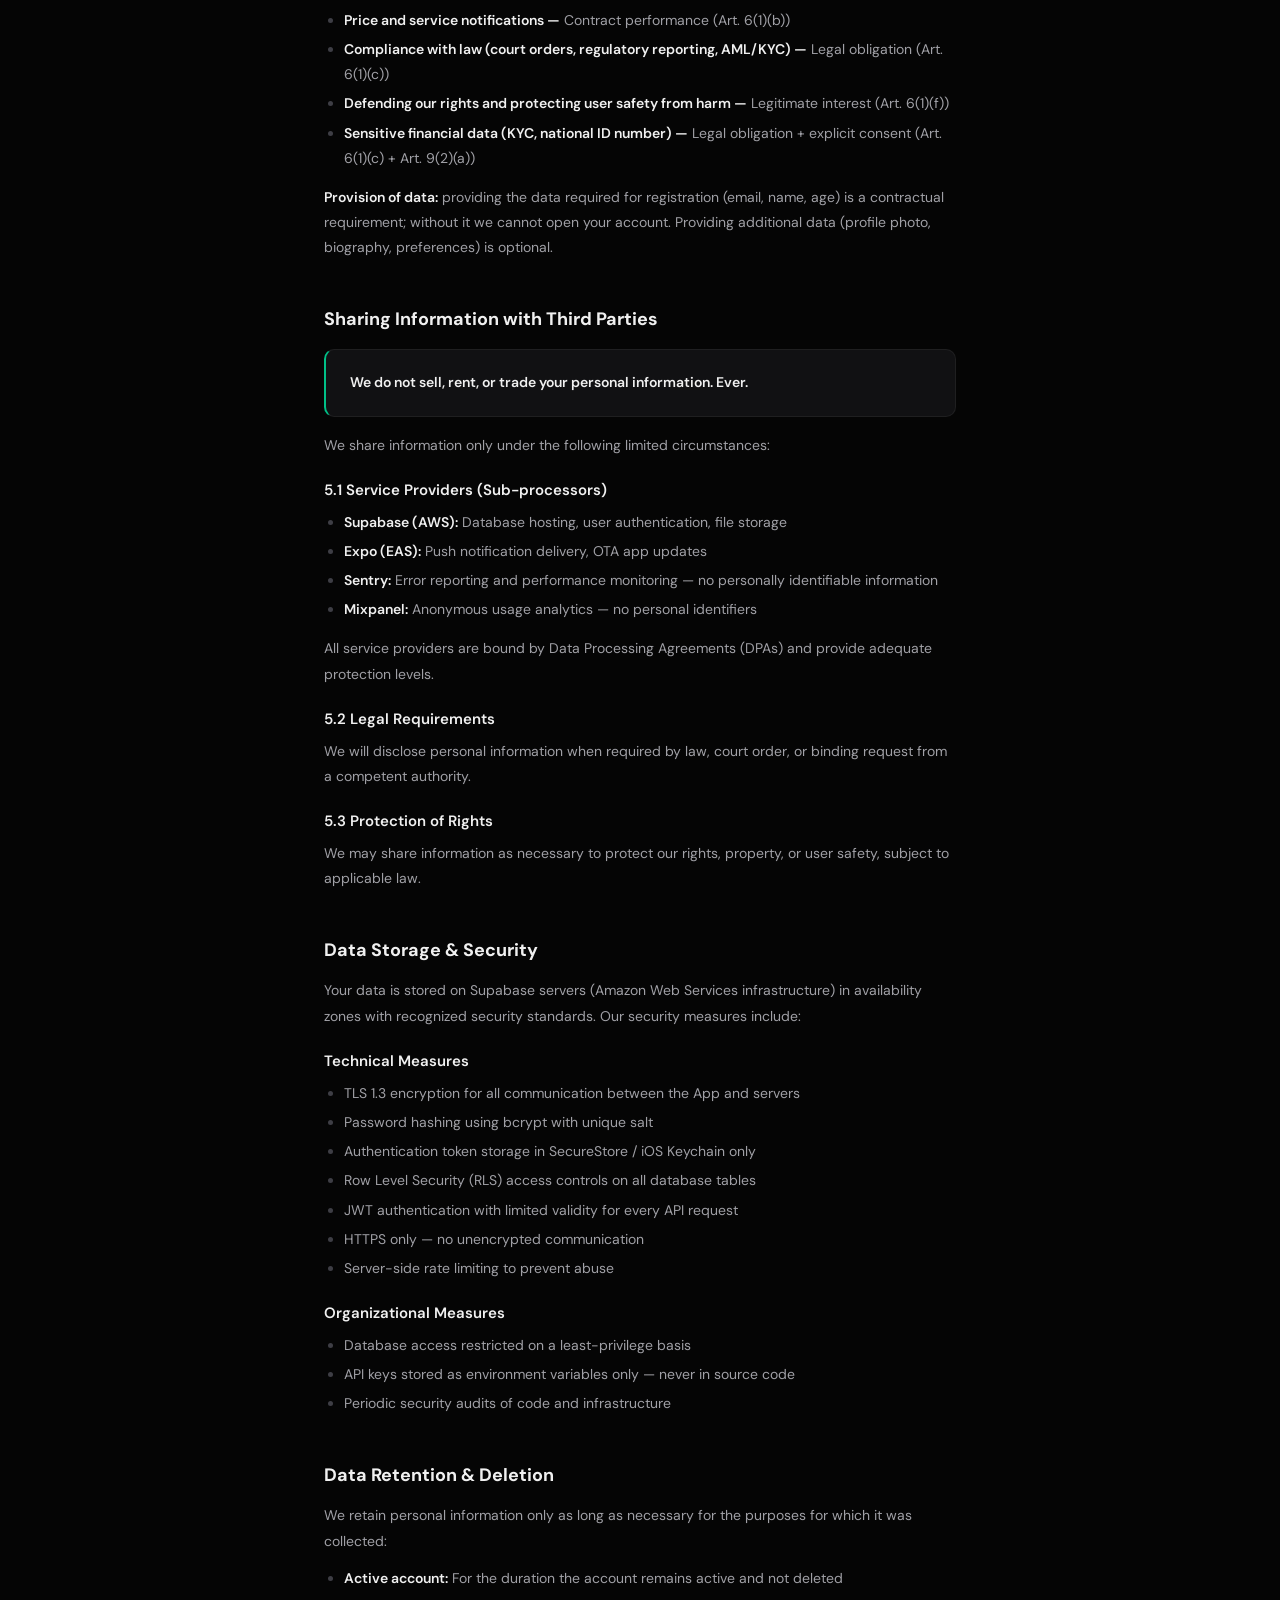
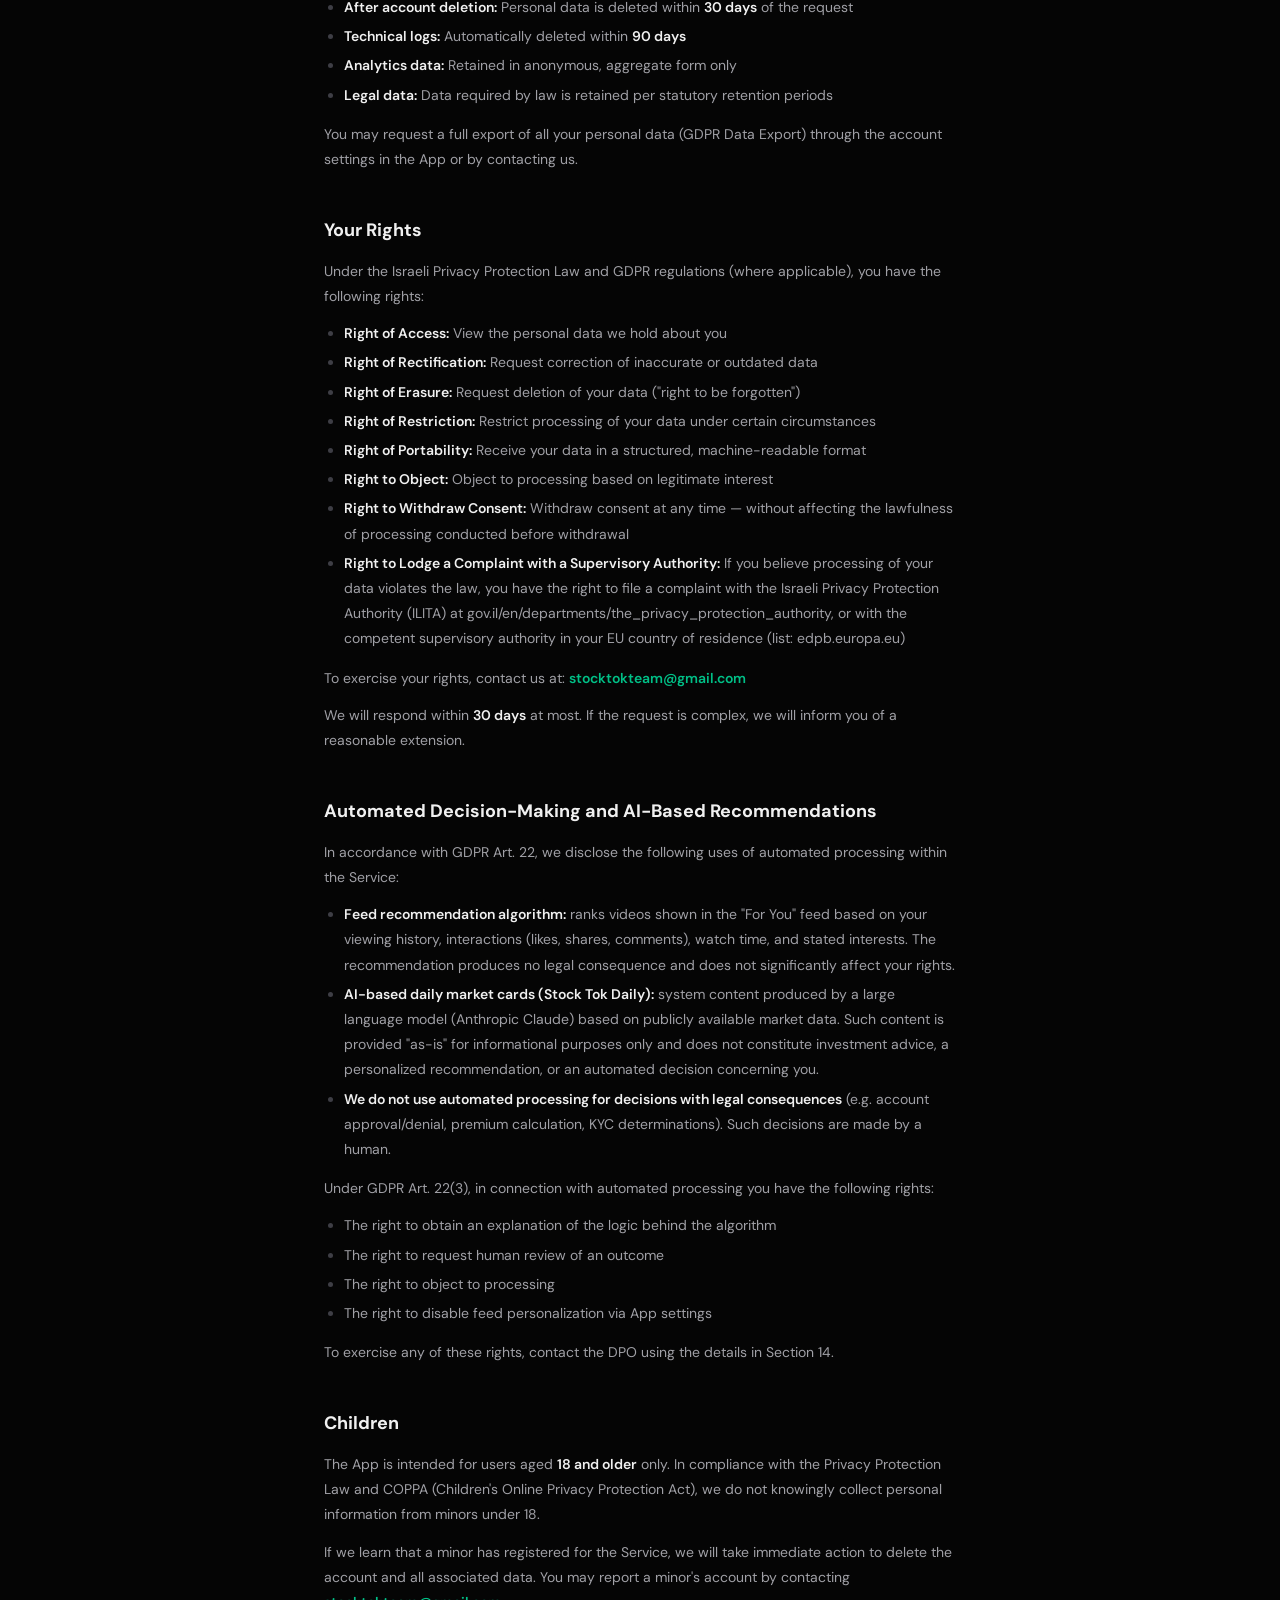
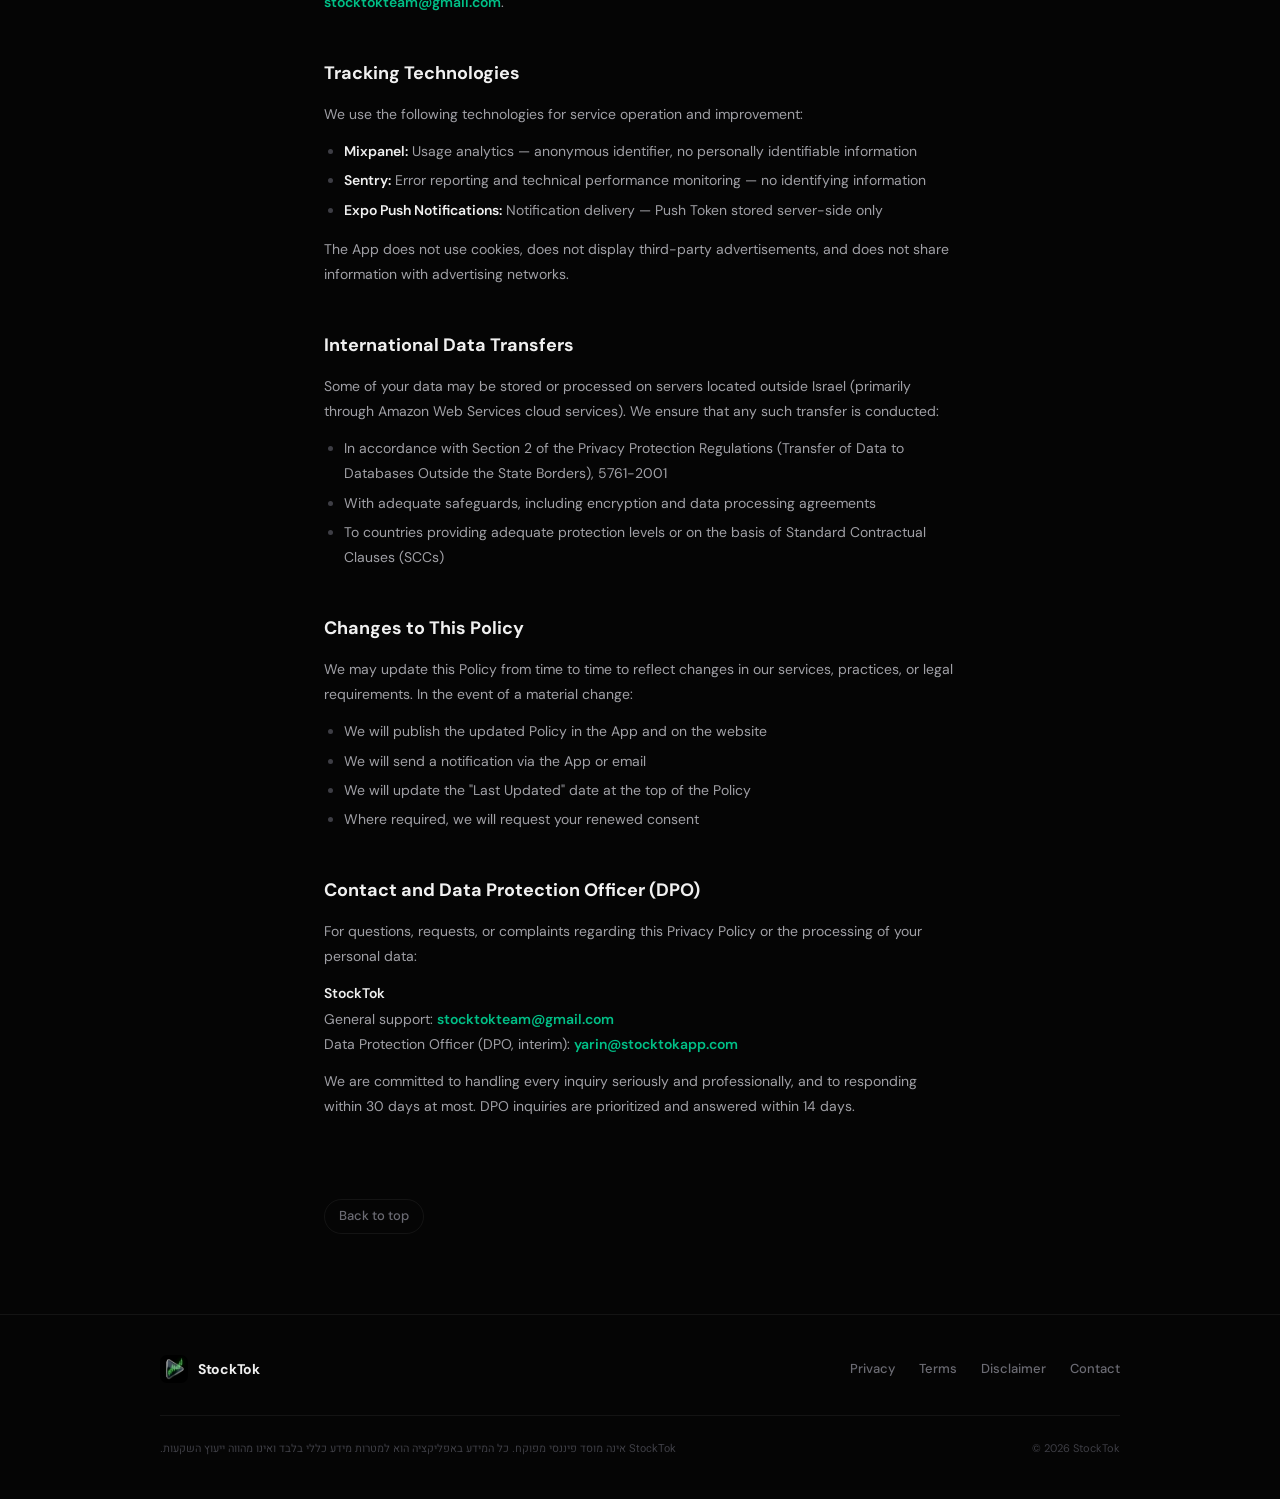
<file: privacy.html>
<!DOCTYPE html>
<html lang="he">
<head>
  <meta charset="UTF-8">
  <meta name="viewport" content="width=device-width, initial-scale=1.0">
  <title>Privacy Policy — StockTok</title>
  <meta name="description" content="StockTok Privacy Policy — How we collect, use, and protect your personal information.">
  <meta property="og:title" content="StockTok — Privacy Policy">
  <meta name="theme-color" content="#000000">
  <link rel="icon" type="image/png" href="favicon.png">
  <link rel="apple-touch-icon" href="icon.png">
  <link rel="preconnect" href="https://fonts.googleapis.com">
  <link rel="preconnect" href="https://fonts.gstatic.com" crossorigin>
  <link href="https://fonts.googleapis.com/css2?family=DM+Sans:wght@400;500;600;700;800&family=Heebo:wght@400;500;600;700;800&display=swap" rel="stylesheet">
  <link rel="stylesheet" href="style.css">
</head>
<body>
  <nav class="site-nav">
    <div class="nav-inner">
      <a href="/" class="nav-brand">
        <img src="icon.png" alt="" width="28" height="28">
        <span>StockTok</span>
      </a>
      <div class="nav-links">
        <a href="privacy.html">Privacy</a>
        <a href="terms.html">Terms</a>
        <a href="disclaimer.html">Disclaimer</a>
      </div>
    </div>
  </nav>

  <div class="legal-page">

    <!-- Header -->
    <div class="legal-header" dir="rtl">
      <h1>מדיניות פרטיות</h1>
      <div class="legal-meta">
        <span class="legal-meta-item"><strong>עדכון אחרון:</strong> אפריל 2026</span>
        <span class="legal-meta-item"><strong>גרסה:</strong> 2.0</span>
      </div>
    </div>

    <!-- TOC -->
    <nav class="legal-toc" dir="rtl">
      <p class="legal-toc-title">תוכן עניינים</p>
      <ol>
        <li><a href="#he-1">מבוא</a></li>
        <li><a href="#he-2">המידע שאנו אוספים</a></li>
        <li><a href="#he-3">כיצד אנו משתמשים במידע</a></li>
        <li><a href="#he-4">הבסיס המשפטי לעיבוד</a></li>
        <li><a href="#he-5">שיתוף מידע עם צדדים שלישיים</a></li>
        <li><a href="#he-6">אחסון ואבטחת מידע</a></li>
        <li><a href="#he-7">שמירת מידע ומחיקתו</a></li>
        <li><a href="#he-8">הזכויות שלך</a></li>
        <li><a href="#he-9">קבלת החלטות אוטומטית והמלצות מבוססות-AI</a></li>
        <li><a href="#he-10">ילדים וקטינים</a></li>
        <li><a href="#he-11">טכנולוגיות מעקב</a></li>
        <li><a href="#he-12">העברת מידע בינלאומית</a></li>
        <li><a href="#he-13">שינויים במדיניות</a></li>
        <li><a href="#he-14">יצירת קשר וקצין הגנת מידע (DPO)</a></li>
      </ol>
    </nav>

    <!-- ═══ HEBREW ═══ -->
    <div class="rtl-section">

      <div class="legal-section" id="he-1">
        <h2>מבוא</h2>
        <p>מדיניות פרטיות זו ("המדיניות") מתארת כיצד StockTok ("החברה", "אנחנו", "שלנו") אוספת, מעבדת, משתמשת, מאחסנת ומגנה על המידע האישי שלך בקשר עם השימוש באפליקציית StockTok ("האפליקציה" או "השירות").</p>
        <p>מדיניות זו חלה בהתאם לחוק הגנת הפרטיות, התשמ"א-1981 (כולל תיקון 13) ותקנותיו, תקנות הגנת הפרטיות (אבטחת מידע), התשע"ז-2017, וכן בהתאם לעקרונות תקנת הגנת המידע הכללית של האיחוד האירופי (GDPR) ככל שחלה על משתמשים באיחוד האירופי.</p>
        <p>השימוש באפליקציה מהווה הסכמה לתנאי מדיניות זו. אם אינך מסכים למדיניות — אנא הימנע משימוש באפליקציה.</p>
      </div>

      <div class="legal-section" id="he-2">
        <h2>המידע שאנו אוספים</h2>

        <h3>2.1 מידע שאתה מספק לנו באופן ישיר</h3>
        <ul>
          <li><strong>פרטי רישום וחשבון:</strong> שם מלא, כתובת דואר אלקטרוני, שם משתמש, תמונת פרופיל, סיסמה מוצפנת</li>
          <li><strong>פרטי פרופיל:</strong> ביוגרפיה, העדפות שפה (עברית/אנגלית), תחומי עניין פיננסיים</li>
          <li><strong>תוכן שאתה יוצר:</strong> סרטונים, תגובות, הודעות, פוסטים בקהילות, רשימות מעקב (watchlists)</li>
          <li><strong>נתוני מעקב פיננסי:</strong> מניות ונכסים שאתה עוקב אחריהם, היסטוריית חיפוש, התראות מחיר</li>
          <li><strong>תקשורת:</strong> פניות לתמיכה, משוב, דיווחים על תוכן</li>
        </ul>

        <h3>2.2 מידע שנאסף באופן אוטומטי</h3>
        <ul>
          <li><strong>נתוני שימוש:</strong> סרטונים שצפית, משך צפייה, אינטראקציות (לייקים, שיתופים, שמירות), תדירות שימוש</li>
          <li><strong>מידע על מכשיר:</strong> מזהה מכשיר ייחודי, סוג מכשיר, מערכת הפעלה וגרסתה, גרסת אפליקציה, שפת מכשיר</li>
          <li><strong>נתוני התחברות:</strong> כתובת IP (מוצפנת), מיקום כללי ברמת מדינה, זמני התחברות, סוג התחברות (דוא"ל/Apple/Google)</li>
          <li><strong>נתוני ביצועים:</strong> שגיאות, קריסות, זמני טעינה — לצורך שיפור השירות בלבד</li>
        </ul>

        <h3>2.3 מידע מצדדים שלישיים</h3>
        <ul>
          <li><strong>ספקי אימות:</strong> מידע מ-Apple Sign-In או Google Sign-In (שם, כתובת דוא"ל, מזהה ייחודי) בעת התחברות חברתית, בכפוף להסכמתך</li>
          <li><strong>ספקי נתוני שוק:</strong> נתוני שוק מ-Yahoo Finance, CoinGecko, Binance ו-Alpha Vantage — נתונים אלו אינם מידע אישי</li>
        </ul>
      </div>

      <div class="legal-section" id="he-3">
        <h2>כיצד אנו משתמשים במידע</h2>
        <p>אנו משתמשים במידע שנאסף למטרות הבאות בלבד:</p>
        <ul>
          <li><strong>מתן השירות:</strong> הפעלת חשבונך, הצגת תוכן רלוונטי, התאמה אישית של הפיד</li>
          <li><strong>תקשורת:</strong> שליחת התראות מחיר, עדכוני מערכת, התראות אבטחה</li>
          <li><strong>אבטחה:</strong> זיהוי גישה בלתי מורשית, מניעת הונאות, אכיפת תנאי השימוש</li>
          <li><strong>שיפור השירות:</strong> ניתוח מגמות שימוש אגרגטיביות (לא אישיות), שיפור אלגוריתמי המלצת תוכן, תיקון באגים</li>
          <li><strong>עמידה בדרישות חוק:</strong> מענה לצווי בית משפט, דרישות רגולטוריות, חובות דיווח על פי דין</li>
        </ul>
        <div class="legal-alert">
          <p><strong>אנו לא משתמשים במידע שלך למטרות:</strong> מכירת מידע אישי לצדדים שלישיים, פרסום ממוקד של צדדים שלישיים, או יצירת פרופילים פיננסיים למטרות אשראי או ביטוח.</p>
        </div>
      </div>

      <div class="legal-section" id="he-4">
        <h2>הבסיס המשפטי לעיבוד</h2>
        <p>בהתאם לסעיף 6 ל-GDPR ולחוק הגנת הפרטיות הישראלי, להלן מטרת העיבוד והבסיס המשפטי המקביל לכל מטרה:</p>
        <ul>
          <li><strong>יצירת חשבון, מתן השירות והתאמת הפיד —</strong> ביצוע חוזה (Art. 6(1)(b))</li>
          <li><strong>אימות זהות, אבטחת חשבון ומניעת הונאות —</strong> אינטרס לגיטימי (Art. 6(1)(f))</li>
          <li><strong>שליחת מיילים שיווקיים, ניוזלטר ומבצעים —</strong> הסכמה (Art. 6(1)(a)) — ניתנת בנפרד בהרשמה ויכולה להתבטל בכל עת</li>
          <li><strong>אנליטיקה אנונימית (Mixpanel) —</strong> הסכמה (Art. 6(1)(a)) — ניתנת בחלון הסכמה ייעודי וניתנת לביטול בהגדרות</li>
          <li><strong>התראות מחיר ושירות —</strong> ביצוע חוזה (Art. 6(1)(b))</li>
          <li><strong>עמידה בחוק (צווי בית משפט, חובות דיווח רגולטוריים, AML/KYC) —</strong> חובה חוקית (Art. 6(1)(c))</li>
          <li><strong>הגנה על זכויותינו ובטחון המשתמשים בפני נזק —</strong> אינטרס לגיטימי (Art. 6(1)(f))</li>
          <li><strong>מידע פיננסי רגיש (KYC, מספר תעודת זהות) —</strong> חובה חוקית + הסכמה מפורשת (Art. 6(1)(c) + Art. 9(2)(a))</li>
        </ul>
        <p><strong>אספקת מידע:</strong> מסירת המידע הנדרש להרשמה (אימייל, שם, גיל) הינה דרישה חוזית ובלעדיה לא נוכל לפתוח עבורך חשבון. מסירת מידע נוסף (תמונת פרופיל, ביוגרפיה, העדפות) היא רשות.</p>
      </div>

      <div class="legal-section" id="he-5">
        <h2>שיתוף מידע עם צדדים שלישיים</h2>
        <div class="legal-alert">
          <p><strong>אנו לא מוכרים, משכירים או סוחרים במידע האישי שלך. לעולם לא.</strong></p>
        </div>
        <p>נשתף מידע רק בנסיבות המוגבלות הבאות:</p>

        <h3>5.1 ספקי שירות (Sub-processors)</h3>
        <ul>
          <li><strong>Supabase (AWS):</strong> אחסון מסדי נתונים, אימות משתמשים, אחסון קבצים</li>
          <li><strong>Expo (EAS):</strong> שליחת התראות Push, עדכוני אפליקציה OTA</li>
          <li><strong>Sentry:</strong> דיווח שגיאות ומעקב ביצועים — ללא מידע מזהה אישי</li>
          <li><strong>Mixpanel:</strong> אנליטיקה אנונימית של שימוש — ללא מזהים אישיים</li>
        </ul>
        <p>כל ספקי השירות מחויבים בהסכמי עיבוד מידע (DPA) ומציעים רמת הגנה נאותה.</p>

        <h3>5.2 דרישות חוק</h3>
        <p>נחשוף מידע אישי כאשר נדרש על פי חוק, צו בית משפט, או דרישה מחייבת של רשות מוסמכת.</p>

        <h3>5.3 הגנה על זכויות</h3>
        <p>נשתף מידע ככל שנדרש להגנה על זכויותינו, רכושנו, או בטחון המשתמשים שלנו, בכפוף לדין החל.</p>
      </div>

      <div class="legal-section" id="he-6">
        <h2>אחסון ואבטחת מידע</h2>
        <p>המידע שלך מאוחסן בשרתי Supabase (מבוסס Amazon Web Services) באזורי זמינות בעלי תקני אבטחה מוכרים. אמצעי האבטחה שלנו כוללים:</p>

        <h3>אמצעים טכניים</h3>
        <ul>
          <li>הצפנת TLS 1.3 בכל התקשורת בין האפליקציה לשרתים</li>
          <li>הצפנת סיסמאות באמצעות bcrypt עם salt ייחודי</li>
          <li>אחסון אסימוני אימות ב-SecureStore / iOS Keychain בלבד</li>
          <li>בקרת גישה מבוססת שורות (Row Level Security) על כל 43 טבלאות מסד הנתונים</li>
          <li>אימות JWT עם תוקף מוגבל לכל בקשת API</li>
          <li>HTTPS בלבד — אין תקשורת לא מוצפנת</li>
          <li>הגבלת קצב (Rate Limiting) בצד השרת למניעת שימוש לרעה</li>
        </ul>

        <h3>אמצעים ארגוניים</h3>
        <ul>
          <li>גישה למסד הנתונים מוגבלת על בסיס הרשאות מינימליות (Principle of Least Privilege)</li>
          <li>מפתחות API מאוחסנים כמשתני סביבה בלבד — לא בקוד המקור</li>
          <li>ביקורת אבטחה תקופתית של הקוד והתשתיות</li>
        </ul>
      </div>

      <div class="legal-section" id="he-7">
        <h2>שמירת מידע ומחיקתו</h2>
        <p>אנו שומרים מידע אישי רק כל עוד הוא נדרש למטרות שלשמן נאסף:</p>
        <ul>
          <li><strong>חשבון פעיל:</strong> כל עוד החשבון פעיל ולא נמחק</li>
          <li><strong>לאחר מחיקת חשבון:</strong> מידע אישי נמחק תוך <strong>30 יום</strong> ממועד הבקשה</li>
          <li><strong>לוגים טכניים:</strong> נמחקים אוטומטית תוך <strong>90 יום</strong></li>
          <li><strong>נתוני אנליטיקה:</strong> נשמרים באופן אנונימי ומצטבר בלבד</li>
          <li><strong>מידע חוקי:</strong> מידע הנדרש על פי חוק יישמר בהתאם לתקופות השמירה הקבועות בדין</li>
        </ul>
        <p>באפשרותך לבקש ייצוא מלא של כל המידע האישי שלך (GDPR Data Export) דרך הגדרות החשבון באפליקציה או באמצעות פנייה אלינו.</p>
      </div>

      <div class="legal-section" id="he-8">
        <h2>הזכויות שלך</h2>
        <p>בהתאם לחוק הגנת הפרטיות הישראלי ולתקנות GDPR (ככל שחלות), עומדות לך הזכויות הבאות:</p>
        <ul>
          <li><strong>זכות גישה (Access):</strong> לעיין במידע האישי שאנו מחזיקים אודותיך</li>
          <li><strong>זכות תיקון (Rectification):</strong> לדרוש תיקון מידע שגוי או לא מעודכן</li>
          <li><strong>זכות מחיקה (Erasure):</strong> לבקש מחיקת המידע שלך ("הזכות להישכח")</li>
          <li><strong>זכות הגבלת עיבוד (Restriction):</strong> להגביל את עיבוד המידע שלך בנסיבות מסוימות</li>
          <li><strong>זכות ניידות (Portability):</strong> לקבל את המידע שלך בפורמט מובנה, מכונה-קריא</li>
          <li><strong>זכות התנגדות (Objection):</strong> להתנגד לעיבוד המבוסס על אינטרס לגיטימי</li>
          <li><strong>זכות חזרה מהסכמה:</strong> לבטל הסכמה שניתנה בכל עת — מבלי שהדבר יפגע בחוקיות העיבוד שנעשה לפני הביטול</li>
          <li><strong>זכות להגיש תלונה לרשות הפיקוח:</strong> אם הנך סבור/ה שעיבוד המידע שלך מפר את החוק, זכותך להגיש תלונה לרשות להגנת הפרטיות (ILITA) בישראל בכתובת <a href="https://www.gov.il/he/Departments/the_privacy_protection_authority" target="_blank" rel="noopener">gov.il/he/Departments/the_privacy_protection_authority</a>, או לרשות הפיקוח המוסמכת במדינת מגוריך באיחוד האירופי (רשימה: <a href="https://edpb.europa.eu" target="_blank" rel="noopener">edpb.europa.eu</a>)</li>
        </ul>
        <p>למימוש זכויותיך, פנה אלינו בכתובת: <a href="mailto:stocktokteam@gmail.com" class="email-link">stocktokteam@gmail.com</a></p>
        <p>נשיב לפנייתך תוך <strong>30 יום</strong> לכל היותר. ככל שהבקשה מורכבת, נעדכן אותך בדבר הארכה סבירה.</p>
      </div>

      <div class="legal-section" id="he-9">
        <h2>קבלת החלטות אוטומטית והמלצות מבוססות-AI</h2>
        <p>בהתאם לסעיף 22 ל-GDPR, אנו מציינים את השימושים הבאים בעיבוד אוטומטי במסגרת השירות:</p>
        <ul>
          <li><strong>אלגוריתם המלצות פיד:</strong> דירוג סרטונים שמופיעים בפיד "עבורך" מבוסס על היסטוריית הצפייה, אינטראקציות (לייקים, שיתופים, תגובות), זמן צפייה, ותחומי עניין שהצהרת עליהם. ההמלצה אינה יוצרת השלכות משפטיות ואינה משפיעה על זכויותיך באופן משמעותי.</li>
          <li><strong>כרטיסי שוק יומיים מבוססי-AI (Stock Tok Daily):</strong> תוכן מערכתי שמופק על ידי מודל שפה (Anthropic Claude) המבוסס על נתוני שוק זמינים בציבור. תוכן זה מסופק "כפי שהוא" למטרות מידע בלבד ואינו מהווה ייעוץ השקעות, המלצה אישית, או החלטה אוטומטית בעניינך.</li>
          <li><strong>אין שימוש בעיבוד אוטומטי לצורך החלטות בעלות השלכות משפטיות</strong> (כגון: מתן/דחיית חשבון, חישוב פרמיה, החלטות KYC). כל החלטה מסוג זה מתקבלת בידי אדם.</li>
        </ul>
        <p>בהתאם לסעיף 22(3) ל-GDPR, עומדות לך הזכויות הבאות בקשר לעיבוד אוטומטי:</p>
        <ul>
          <li>זכות לקבל הסבר על ההיגיון שמאחורי האלגוריתם</li>
          <li>זכות לבקש בדיקה אנושית של תוצאה</li>
          <li>זכות להתנגד לעיבוד</li>
          <li>זכות לבטל את ההתאמה האישית של הפיד דרך הגדרות האפליקציה</li>
        </ul>
        <p>למימוש כל אחת מהזכויות, פנה ל-DPO בפרטים שבסעיף 14.</p>
      </div>

      <div class="legal-section" id="he-10">
        <h2>ילדים וקטינים</h2>
        <p>האפליקציה מיועדת למשתמשים בני <strong>18 ומעלה</strong> בלבד. בהתאם לחוק הגנת הפרטיות וכן ל-COPPA (Children's Online Privacy Protection Act), איננו אוספים ביודעין מידע אישי מקטינים מתחת לגיל 18.</p>
        <p>אם נודע לנו כי קטין נרשם לשירות, ננקוט פעולה מיידית למחיקת החשבון וכל המידע הקשור אליו. ניתן לדווח על חשבון של קטין באמצעות פנייה ל-<a href="mailto:stocktokteam@gmail.com" class="email-link">stocktokteam@gmail.com</a>.</p>
      </div>

      <div class="legal-section" id="he-11">
        <h2>טכנולוגיות מעקב</h2>
        <p>אנו משתמשים בטכנולוגיות הבאות לצורך תפעול ושיפור השירות:</p>
        <ul>
          <li><strong>Mixpanel:</strong> אנליטיקה של שימוש — מזהה אנונימי, ללא מידע אישי מזהה</li>
          <li><strong>Sentry:</strong> דיווח שגיאות ומעקב ביצועים טכניים — ללא מידע מזהה</li>
          <li><strong>Expo Push Notifications:</strong> שליחת התראות — Push Token מאוחסן בשרת בלבד</li>
        </ul>
        <p>האפליקציה אינה משתמשת בעוגיות (Cookies), אינה מציגה פרסומות של צדדים שלישיים, ואינה משתפת מידע עם רשתות פרסום.</p>
      </div>

      <div class="legal-section" id="he-12">
        <h2>העברת מידע בינלאומית</h2>
        <p>חלק ממידע שלך עשוי להיות מאוחסן או מעובד בשרתים הממוקמים מחוץ לישראל (בעיקר דרך שירותי ענן של Amazon Web Services). אנו מבטיחים כי כל העברת מידע כזו מתבצעת:</p>
        <ul>
          <li>בהתאם לסעיף 2 לתקנות הגנת הפרטיות (העברת מידע אל מאגרי מידע שמחוץ לגבולות המדינה), התשס"א-2001</li>
          <li>עם אמצעי הגנה נאותים, לרבות הצפנה והסכמי עיבוד מידע</li>
          <li>למדינות המספקות רמת הגנה נאותה או על בסיס סעיפי חוזה תקניים (SCCs)</li>
        </ul>
      </div>

      <div class="legal-section" id="he-13">
        <h2>שינויים במדיניות</h2>
        <p>אנו עשויים לעדכן מדיניות זו מעת לעת כדי לשקף שינויים בשירותינו, בפרקטיקות שלנו, או בדרישות החוק. במקרה של שינוי מהותי:</p>
        <ul>
          <li>נפרסם את המדיניות המעודכנת באפליקציה ובאתר</li>
          <li>נשלח התראה באפליקציה או בדואר אלקטרוני</li>
          <li>נעדכן את תאריך "עדכון אחרון" בראש המדיניות</li>
          <li>ככל שנדרש — נבקש את הסכמתך המחודשת</li>
        </ul>
      </div>

      <div class="legal-section" id="he-14">
        <h2>יצירת קשר וקצין הגנת מידע (DPO)</h2>
        <p>לשאלות, בקשות או תלונות בנוגע למדיניות הפרטיות או לעיבוד המידע האישי שלך:</p>
        <p><strong>StockTok</strong><br>
        תמיכה כללית: <a href="mailto:stocktokteam@gmail.com" class="email-link">stocktokteam@gmail.com</a><br>
        קצין הגנת מידע (DPO, ביניים): <a href="mailto:yarin@stocktokapp.com" class="email-link">yarin@stocktokapp.com</a></p>
        <p>אנו מתחייבים לטפל בכל פנייה ברצינות ובמקצועיות, ולהשיב תוך 30 יום לכל היותר. פניות שמופנות ל-DPO יקבלו מענה בעדיפות בתוך 14 יום.</p>
      </div>

    </div>

    <!-- ═══ ENGLISH ═══ -->
    <div class="lang-divider">English Version</div>

    <div class="ltr-section">

      <div class="legal-section" id="en-1">
        <h2>Introduction</h2>
        <p>This Privacy Policy ("Policy") describes how StockTok ("the Company", "we", "our") collects, processes, uses, stores, and protects your personal information in connection with your use of the StockTok application ("the App" or "the Service").</p>
        <p>This Policy applies in accordance with the Protection of Privacy Law, 5741-1981 (including Amendment 13) and its regulations, the Privacy Protection Regulations (Data Security), 5777-2017, and the principles of the EU General Data Protection Regulation (GDPR) insofar as it applies to users in the European Union.</p>
        <p>By using the App, you consent to the terms of this Policy. If you do not agree, please refrain from using the App.</p>
      </div>

      <div class="legal-section" id="en-2">
        <h2>Information We Collect</h2>

        <h3>2.1 Information You Provide Directly</h3>
        <ul>
          <li><strong>Registration and account details:</strong> Full name, email address, username, profile photo, encrypted password</li>
          <li><strong>Profile details:</strong> Biography, language preferences (Hebrew/English), financial interests</li>
          <li><strong>Content you create:</strong> Videos, comments, messages, community posts, watchlists</li>
          <li><strong>Financial tracking data:</strong> Stocks and assets you follow, search history, price alerts</li>
          <li><strong>Communications:</strong> Support requests, feedback, content reports</li>
        </ul>

        <h3>2.2 Information Collected Automatically</h3>
        <ul>
          <li><strong>Usage data:</strong> Videos watched, watch duration, interactions (likes, shares, saves), usage frequency</li>
          <li><strong>Device information:</strong> Unique device identifier, device type, operating system and version, app version, device language</li>
          <li><strong>Connection data:</strong> IP address (encrypted), general country-level location, login times, login method (email/Apple/Google)</li>
          <li><strong>Performance data:</strong> Errors, crashes, load times — for service improvement only</li>
        </ul>

        <h3>2.3 Information from Third Parties</h3>
        <ul>
          <li><strong>Authentication providers:</strong> Information from Apple Sign-In or Google Sign-In (name, email, unique identifier) during social login, subject to your consent</li>
          <li><strong>Market data providers:</strong> Market data from Yahoo Finance, CoinGecko, Binance, and Alpha Vantage — this data is not personal information</li>
        </ul>
      </div>

      <div class="legal-section" id="en-3">
        <h2>How We Use Your Information</h2>
        <p>We use collected information for the following purposes only:</p>
        <ul>
          <li><strong>Service delivery:</strong> Operating your account, displaying relevant content, personalizing your feed</li>
          <li><strong>Communication:</strong> Sending price alerts, system updates, security notifications</li>
          <li><strong>Security:</strong> Detecting unauthorized access, preventing fraud, enforcing Terms of Service</li>
          <li><strong>Service improvement:</strong> Analyzing aggregate (non-personal) usage trends, improving content recommendation algorithms, bug fixes</li>
          <li><strong>Legal compliance:</strong> Responding to court orders, regulatory requirements, statutory reporting obligations</li>
        </ul>
        <div class="legal-alert">
          <p><strong>We do not use your information for:</strong> selling personal data to third parties, targeted third-party advertising, or creating financial profiles for credit or insurance purposes.</p>
        </div>
      </div>

      <div class="legal-section" id="en-4">
        <h2>Legal Basis for Processing</h2>
        <p>Per GDPR Art. 6 and the Israeli Privacy Protection Law, the table below maps each processing purpose to its corresponding legal basis:</p>
        <ul>
          <li><strong>Account creation, service delivery, and feed personalization —</strong> Contract performance (Art. 6(1)(b))</li>
          <li><strong>Identity verification, account security, fraud prevention —</strong> Legitimate interest (Art. 6(1)(f))</li>
          <li><strong>Marketing emails, newsletter, promotional messages —</strong> Consent (Art. 6(1)(a)) — collected separately at signup; revocable at any time</li>
          <li><strong>Anonymous analytics (Mixpanel) —</strong> Consent (Art. 6(1)(a)) — granted via dedicated consent prompt; revocable in Settings</li>
          <li><strong>Price and service notifications —</strong> Contract performance (Art. 6(1)(b))</li>
          <li><strong>Compliance with law (court orders, regulatory reporting, AML/KYC) —</strong> Legal obligation (Art. 6(1)(c))</li>
          <li><strong>Defending our rights and protecting user safety from harm —</strong> Legitimate interest (Art. 6(1)(f))</li>
          <li><strong>Sensitive financial data (KYC, national ID number) —</strong> Legal obligation + explicit consent (Art. 6(1)(c) + Art. 9(2)(a))</li>
        </ul>
        <p><strong>Provision of data:</strong> providing the data required for registration (email, name, age) is a contractual requirement; without it we cannot open your account. Providing additional data (profile photo, biography, preferences) is optional.</p>
      </div>

      <div class="legal-section" id="en-5">
        <h2>Sharing Information with Third Parties</h2>
        <div class="legal-alert">
          <p><strong>We do not sell, rent, or trade your personal information. Ever.</strong></p>
        </div>
        <p>We share information only under the following limited circumstances:</p>

        <h3>5.1 Service Providers (Sub-processors)</h3>
        <ul>
          <li><strong>Supabase (AWS):</strong> Database hosting, user authentication, file storage</li>
          <li><strong>Expo (EAS):</strong> Push notification delivery, OTA app updates</li>
          <li><strong>Sentry:</strong> Error reporting and performance monitoring — no personally identifiable information</li>
          <li><strong>Mixpanel:</strong> Anonymous usage analytics — no personal identifiers</li>
        </ul>
        <p>All service providers are bound by Data Processing Agreements (DPAs) and provide adequate protection levels.</p>

        <h3>5.2 Legal Requirements</h3>
        <p>We will disclose personal information when required by law, court order, or binding request from a competent authority.</p>

        <h3>5.3 Protection of Rights</h3>
        <p>We may share information as necessary to protect our rights, property, or user safety, subject to applicable law.</p>
      </div>

      <div class="legal-section" id="en-6">
        <h2>Data Storage &amp; Security</h2>
        <p>Your data is stored on Supabase servers (Amazon Web Services infrastructure) in availability zones with recognized security standards. Our security measures include:</p>

        <h3>Technical Measures</h3>
        <ul>
          <li>TLS 1.3 encryption for all communication between the App and servers</li>
          <li>Password hashing using bcrypt with unique salt</li>
          <li>Authentication token storage in SecureStore / iOS Keychain only</li>
          <li>Row Level Security (RLS) access controls on all database tables</li>
          <li>JWT authentication with limited validity for every API request</li>
          <li>HTTPS only — no unencrypted communication</li>
          <li>Server-side rate limiting to prevent abuse</li>
        </ul>

        <h3>Organizational Measures</h3>
        <ul>
          <li>Database access restricted on a least-privilege basis</li>
          <li>API keys stored as environment variables only — never in source code</li>
          <li>Periodic security audits of code and infrastructure</li>
        </ul>
      </div>

      <div class="legal-section" id="en-7">
        <h2>Data Retention &amp; Deletion</h2>
        <p>We retain personal information only as long as necessary for the purposes for which it was collected:</p>
        <ul>
          <li><strong>Active account:</strong> For the duration the account remains active and not deleted</li>
          <li><strong>After account deletion:</strong> Personal data is deleted within <strong>30 days</strong> of the request</li>
          <li><strong>Technical logs:</strong> Automatically deleted within <strong>90 days</strong></li>
          <li><strong>Analytics data:</strong> Retained in anonymous, aggregate form only</li>
          <li><strong>Legal data:</strong> Data required by law is retained per statutory retention periods</li>
        </ul>
        <p>You may request a full export of all your personal data (GDPR Data Export) through the account settings in the App or by contacting us.</p>
      </div>

      <div class="legal-section" id="en-8">
        <h2>Your Rights</h2>
        <p>Under the Israeli Privacy Protection Law and GDPR regulations (where applicable), you have the following rights:</p>
        <ul>
          <li><strong>Right of Access:</strong> View the personal data we hold about you</li>
          <li><strong>Right of Rectification:</strong> Request correction of inaccurate or outdated data</li>
          <li><strong>Right of Erasure:</strong> Request deletion of your data ("right to be forgotten")</li>
          <li><strong>Right of Restriction:</strong> Restrict processing of your data under certain circumstances</li>
          <li><strong>Right of Portability:</strong> Receive your data in a structured, machine-readable format</li>
          <li><strong>Right to Object:</strong> Object to processing based on legitimate interest</li>
          <li><strong>Right to Withdraw Consent:</strong> Withdraw consent at any time — without affecting the lawfulness of processing conducted before withdrawal</li>
          <li><strong>Right to Lodge a Complaint with a Supervisory Authority:</strong> If you believe processing of your data violates the law, you have the right to file a complaint with the Israeli Privacy Protection Authority (ILITA) at <a href="https://www.gov.il/en/departments/the_privacy_protection_authority" target="_blank" rel="noopener">gov.il/en/departments/the_privacy_protection_authority</a>, or with the competent supervisory authority in your EU country of residence (list: <a href="https://edpb.europa.eu" target="_blank" rel="noopener">edpb.europa.eu</a>)</li>
        </ul>
        <p>To exercise your rights, contact us at: <a href="mailto:stocktokteam@gmail.com" class="email-link">stocktokteam@gmail.com</a></p>
        <p>We will respond within <strong>30 days</strong> at most. If the request is complex, we will inform you of a reasonable extension.</p>
      </div>

      <div class="legal-section" id="en-9">
        <h2>Automated Decision-Making and AI-Based Recommendations</h2>
        <p>In accordance with GDPR Art. 22, we disclose the following uses of automated processing within the Service:</p>
        <ul>
          <li><strong>Feed recommendation algorithm:</strong> ranks videos shown in the "For You" feed based on your viewing history, interactions (likes, shares, comments), watch time, and stated interests. The recommendation produces no legal consequence and does not significantly affect your rights.</li>
          <li><strong>AI-based daily market cards (Stock Tok Daily):</strong> system content produced by a large language model (Anthropic Claude) based on publicly available market data. Such content is provided "as-is" for informational purposes only and does not constitute investment advice, a personalized recommendation, or an automated decision concerning you.</li>
          <li><strong>We do not use automated processing for decisions with legal consequences</strong> (e.g. account approval/denial, premium calculation, KYC determinations). Such decisions are made by a human.</li>
        </ul>
        <p>Under GDPR Art. 22(3), in connection with automated processing you have the following rights:</p>
        <ul>
          <li>The right to obtain an explanation of the logic behind the algorithm</li>
          <li>The right to request human review of an outcome</li>
          <li>The right to object to processing</li>
          <li>The right to disable feed personalization via App settings</li>
        </ul>
        <p>To exercise any of these rights, contact the DPO using the details in Section 14.</p>
      </div>

      <div class="legal-section" id="en-10">
        <h2>Children</h2>
        <p>The App is intended for users aged <strong>18 and older</strong> only. In compliance with the Privacy Protection Law and COPPA (Children's Online Privacy Protection Act), we do not knowingly collect personal information from minors under 18.</p>
        <p>If we learn that a minor has registered for the Service, we will take immediate action to delete the account and all associated data. You may report a minor's account by contacting <a href="mailto:stocktokteam@gmail.com" class="email-link">stocktokteam@gmail.com</a>.</p>
      </div>

      <div class="legal-section" id="en-11">
        <h2>Tracking Technologies</h2>
        <p>We use the following technologies for service operation and improvement:</p>
        <ul>
          <li><strong>Mixpanel:</strong> Usage analytics — anonymous identifier, no personally identifiable information</li>
          <li><strong>Sentry:</strong> Error reporting and technical performance monitoring — no identifying information</li>
          <li><strong>Expo Push Notifications:</strong> Notification delivery — Push Token stored server-side only</li>
        </ul>
        <p>The App does not use cookies, does not display third-party advertisements, and does not share information with advertising networks.</p>
      </div>

      <div class="legal-section" id="en-12">
        <h2>International Data Transfers</h2>
        <p>Some of your data may be stored or processed on servers located outside Israel (primarily through Amazon Web Services cloud services). We ensure that any such transfer is conducted:</p>
        <ul>
          <li>In accordance with Section 2 of the Privacy Protection Regulations (Transfer of Data to Databases Outside the State Borders), 5761-2001</li>
          <li>With adequate safeguards, including encryption and data processing agreements</li>
          <li>To countries providing adequate protection levels or on the basis of Standard Contractual Clauses (SCCs)</li>
        </ul>
      </div>

      <div class="legal-section" id="en-13">
        <h2>Changes to This Policy</h2>
        <p>We may update this Policy from time to time to reflect changes in our services, practices, or legal requirements. In the event of a material change:</p>
        <ul>
          <li>We will publish the updated Policy in the App and on the website</li>
          <li>We will send a notification via the App or email</li>
          <li>We will update the "Last Updated" date at the top of the Policy</li>
          <li>Where required, we will request your renewed consent</li>
        </ul>
      </div>

      <div class="legal-section" id="en-14">
        <h2>Contact and Data Protection Officer (DPO)</h2>
        <p>For questions, requests, or complaints regarding this Privacy Policy or the processing of your personal data:</p>
        <p><strong>StockTok</strong><br>
        General support: <a href="mailto:stocktokteam@gmail.com" class="email-link">stocktokteam@gmail.com</a><br>
        Data Protection Officer (DPO, interim): <a href="mailto:yarin@stocktokapp.com" class="email-link">yarin@stocktokapp.com</a></p>
        <p>We are committed to handling every inquiry seriously and professionally, and to responding within 30 days at most. DPO inquiries are prioritized and answered within 14 days.</p>
      </div>

    </div>

    <a href="#" class="back-to-top">Back to top</a>

  </div>

  <!-- Footer -->
  <footer class="site-footer">
    <div class="footer-inner">
      <div class="footer-top">
        <a href="/" class="nav-brand">
          <img src="icon.png" alt="" width="24" height="24">
          <span>StockTok</span>
        </a>
        <div class="footer-links">
          <a href="privacy.html">Privacy</a>
          <a href="terms.html">Terms</a>
          <a href="disclaimer.html">Disclaimer</a>
          <a href="mailto:stocktokteam@gmail.com">Contact</a>
        </div>
      </div>
      <div class="footer-bottom">
        <p class="footer-legal he" dir="rtl">StockTok אינה מוסד פיננסי מפוקח. כל המידע באפליקציה הוא למטרות מידע כללי בלבד ואינו מהווה ייעוץ השקעות.</p>
        <p class="footer-copy">&copy; 2026 StockTok</p>
      </div>
    </div>
  </footer>
</body>
</html>
</file>
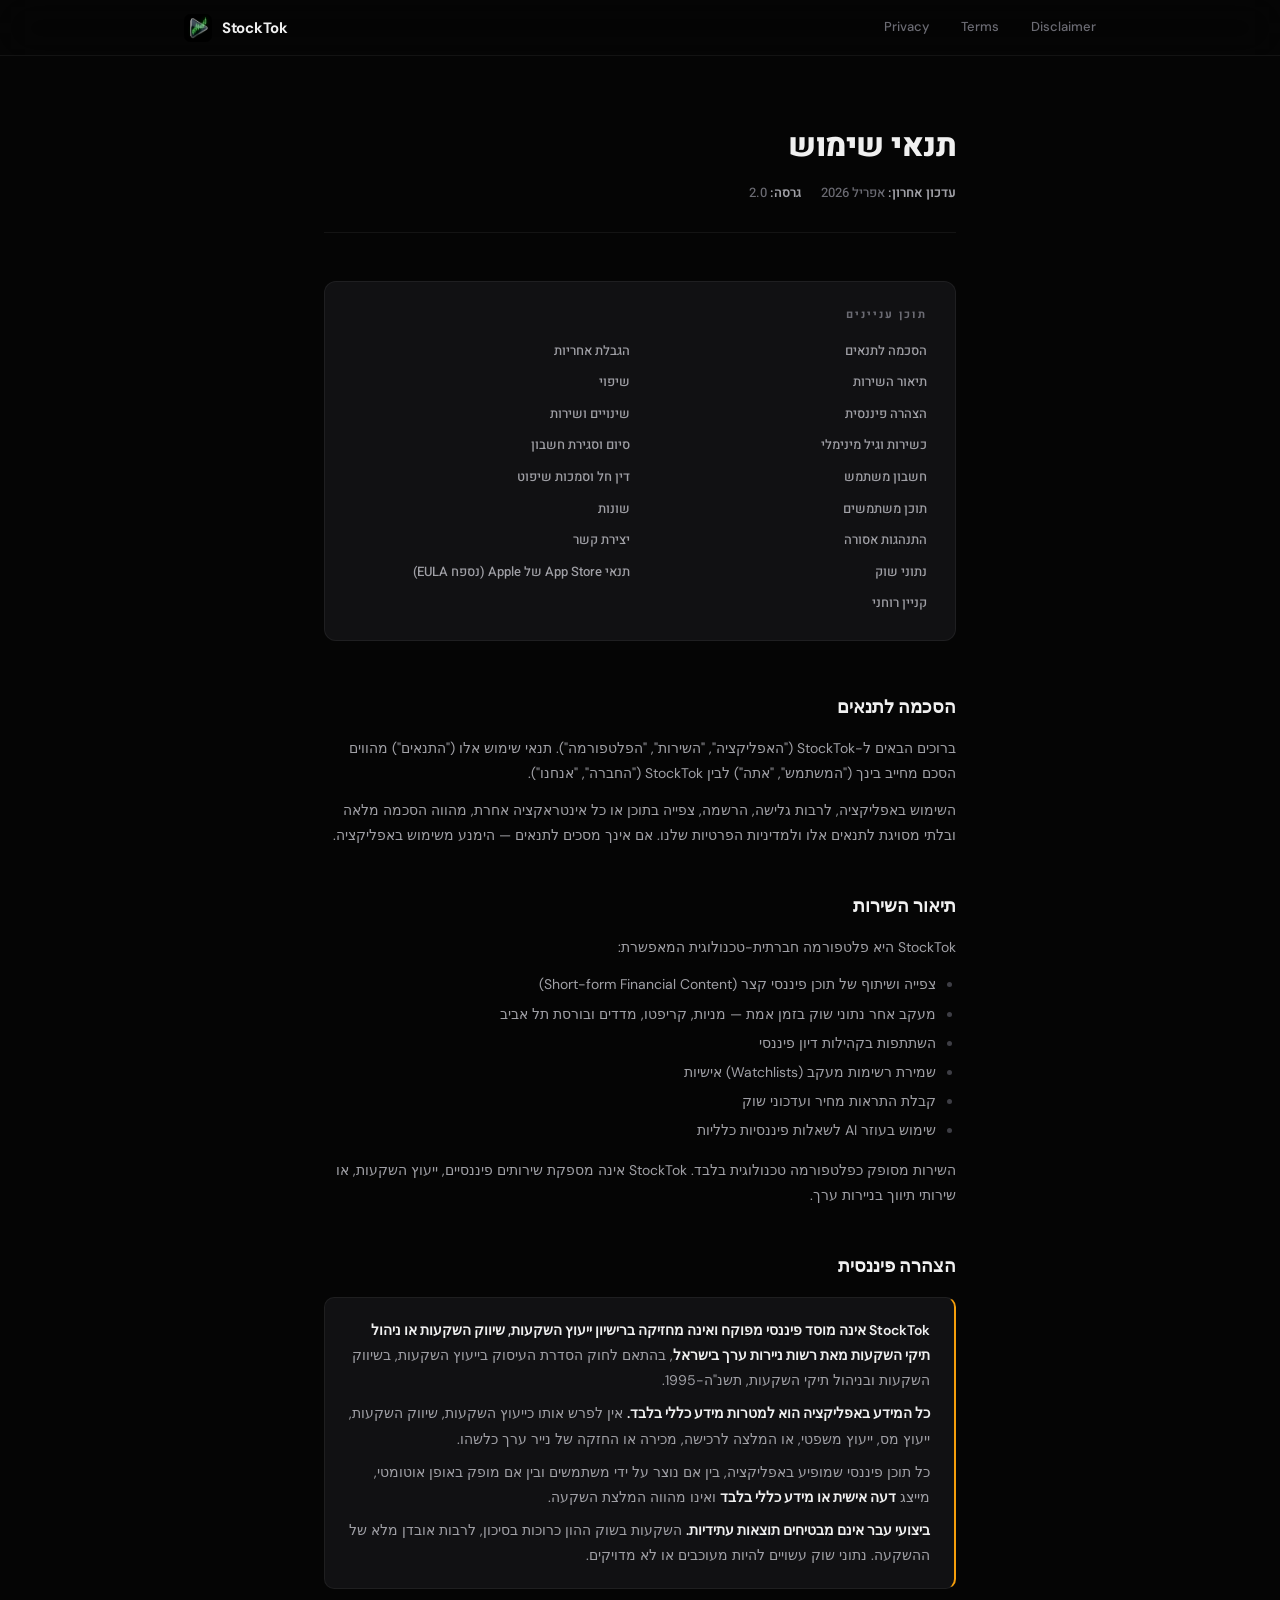
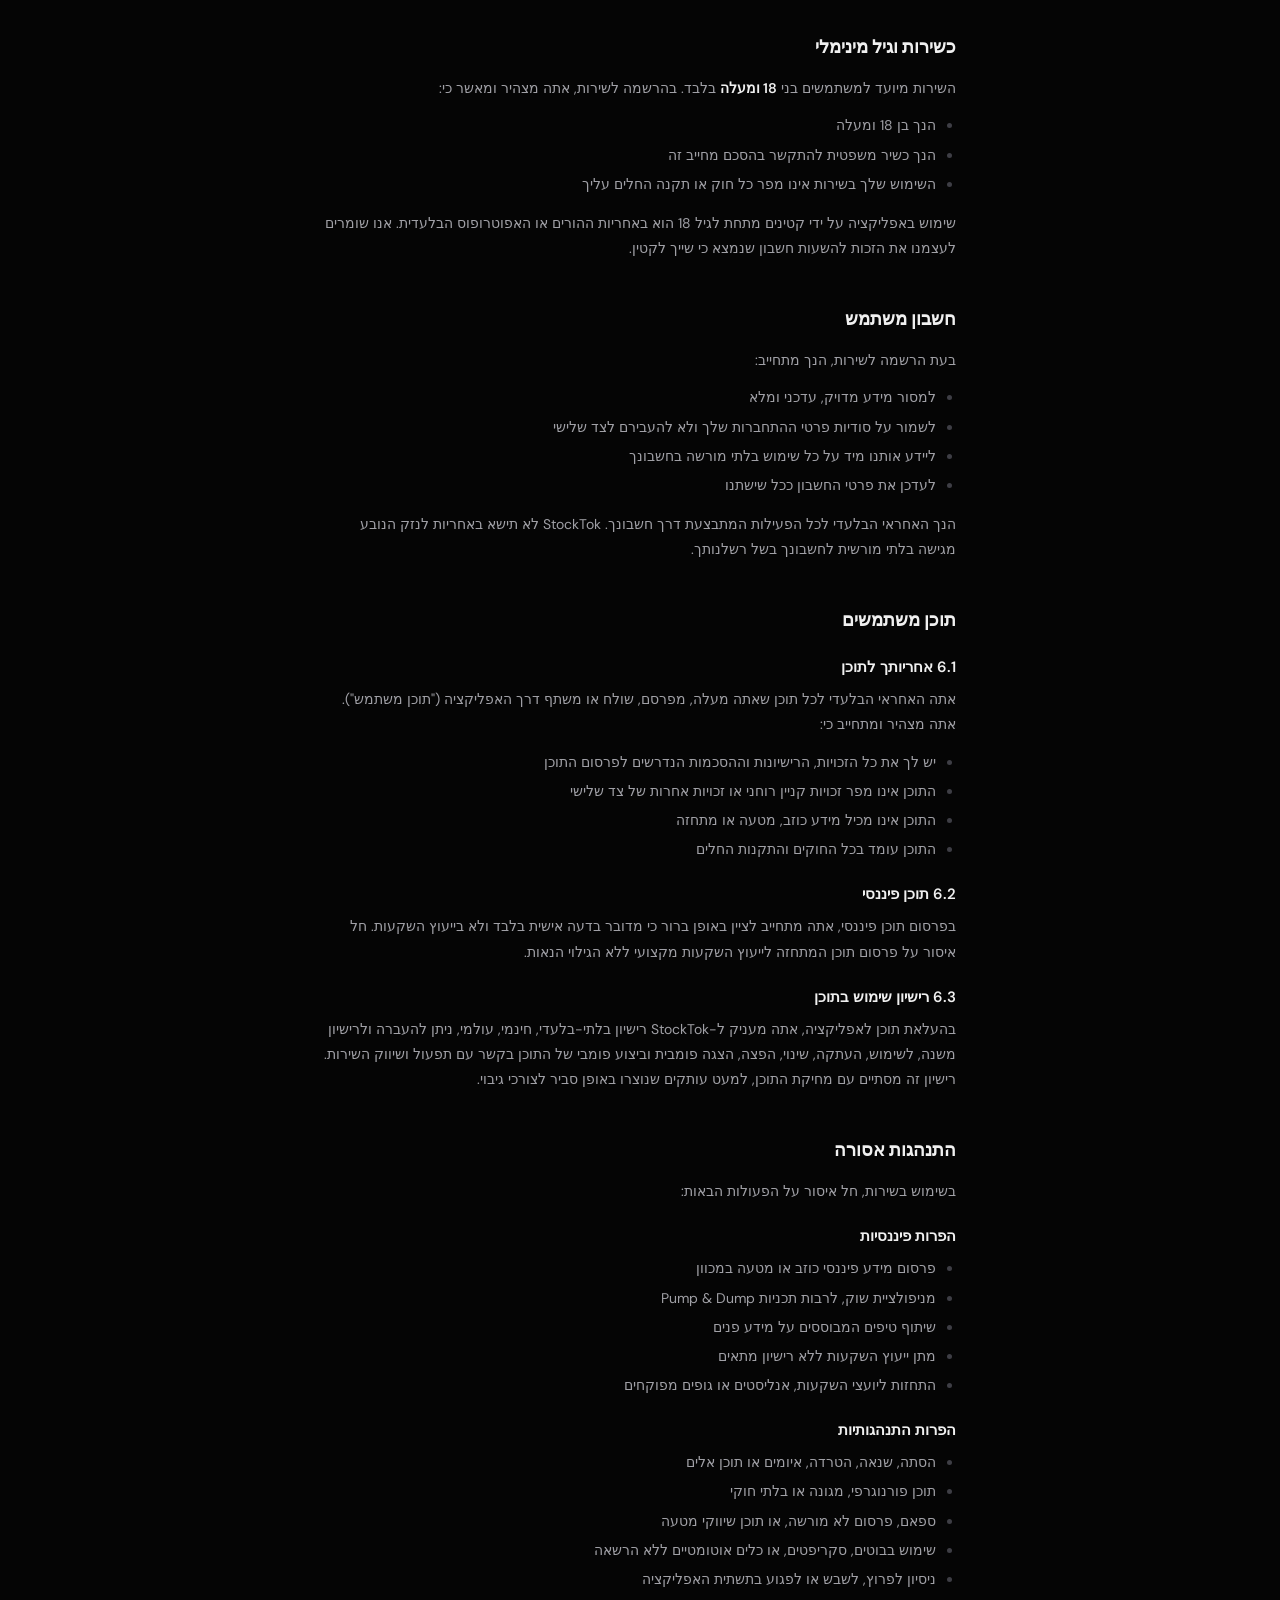
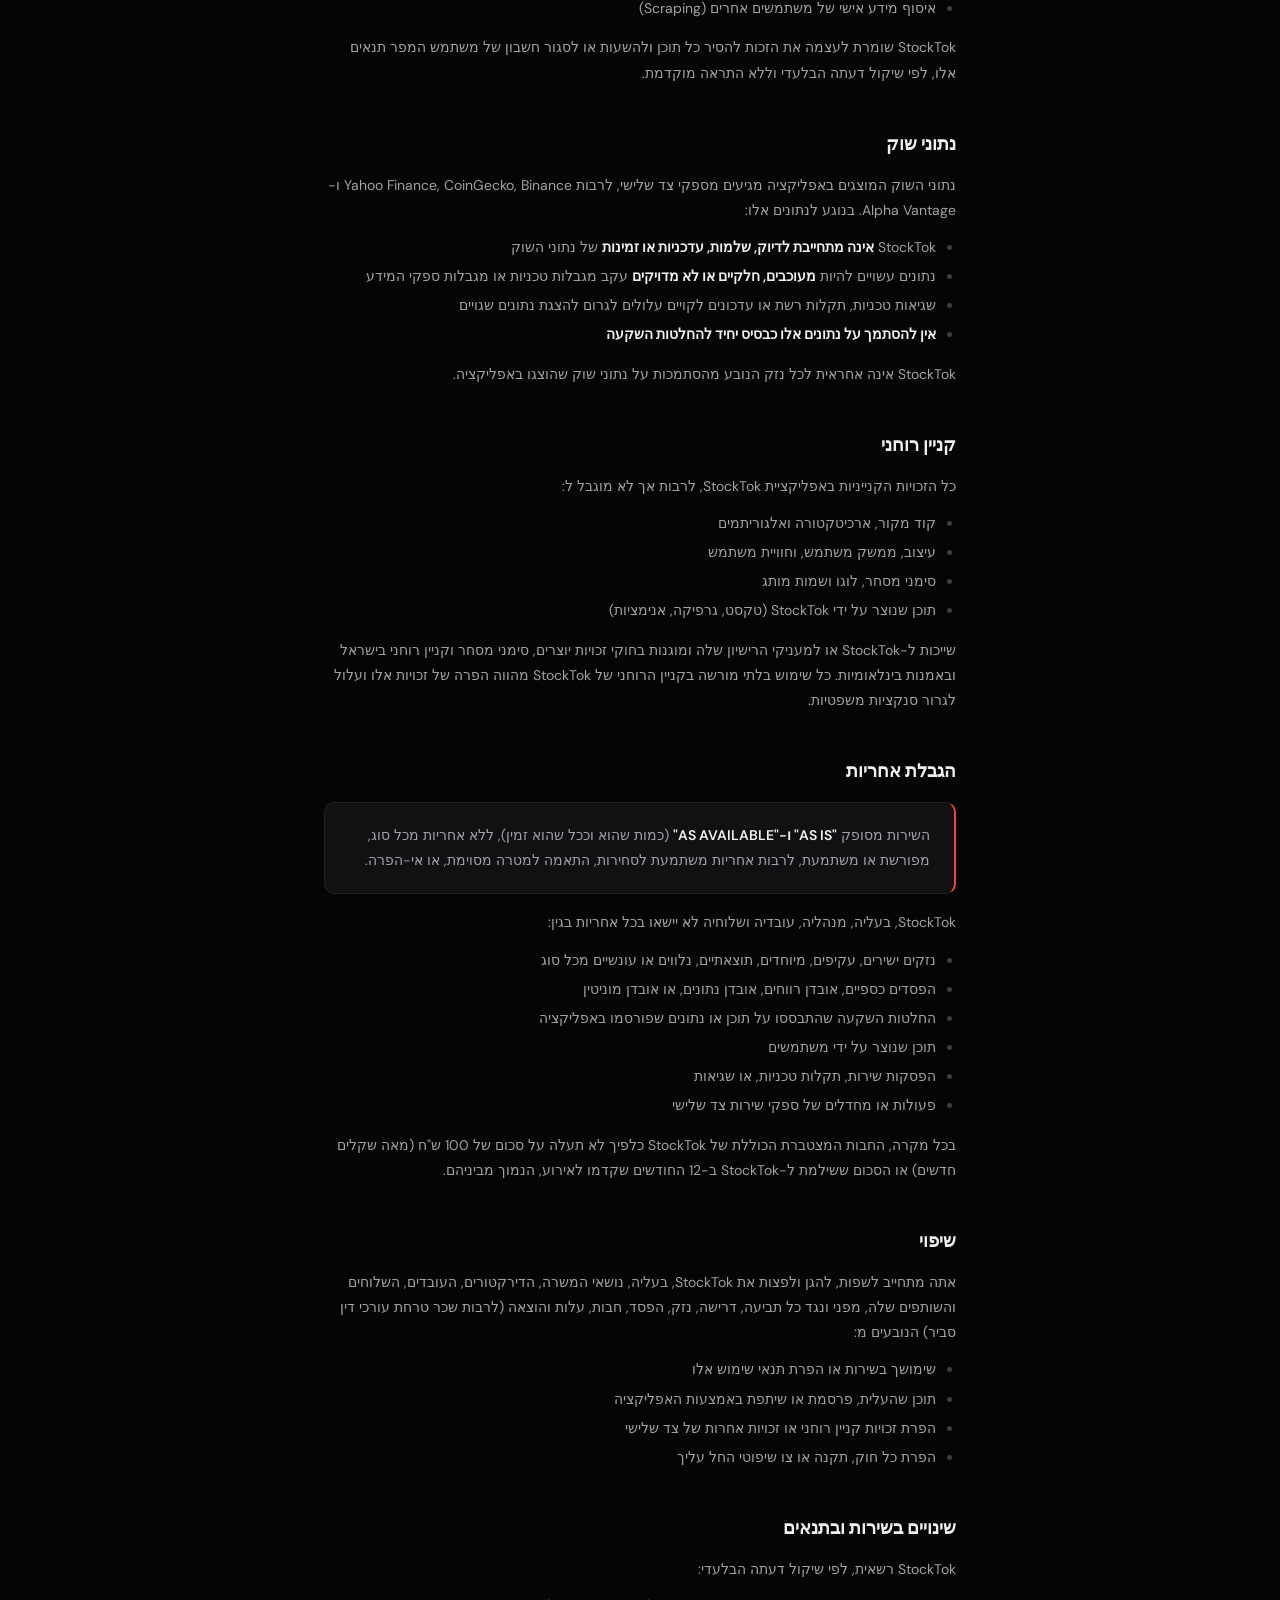
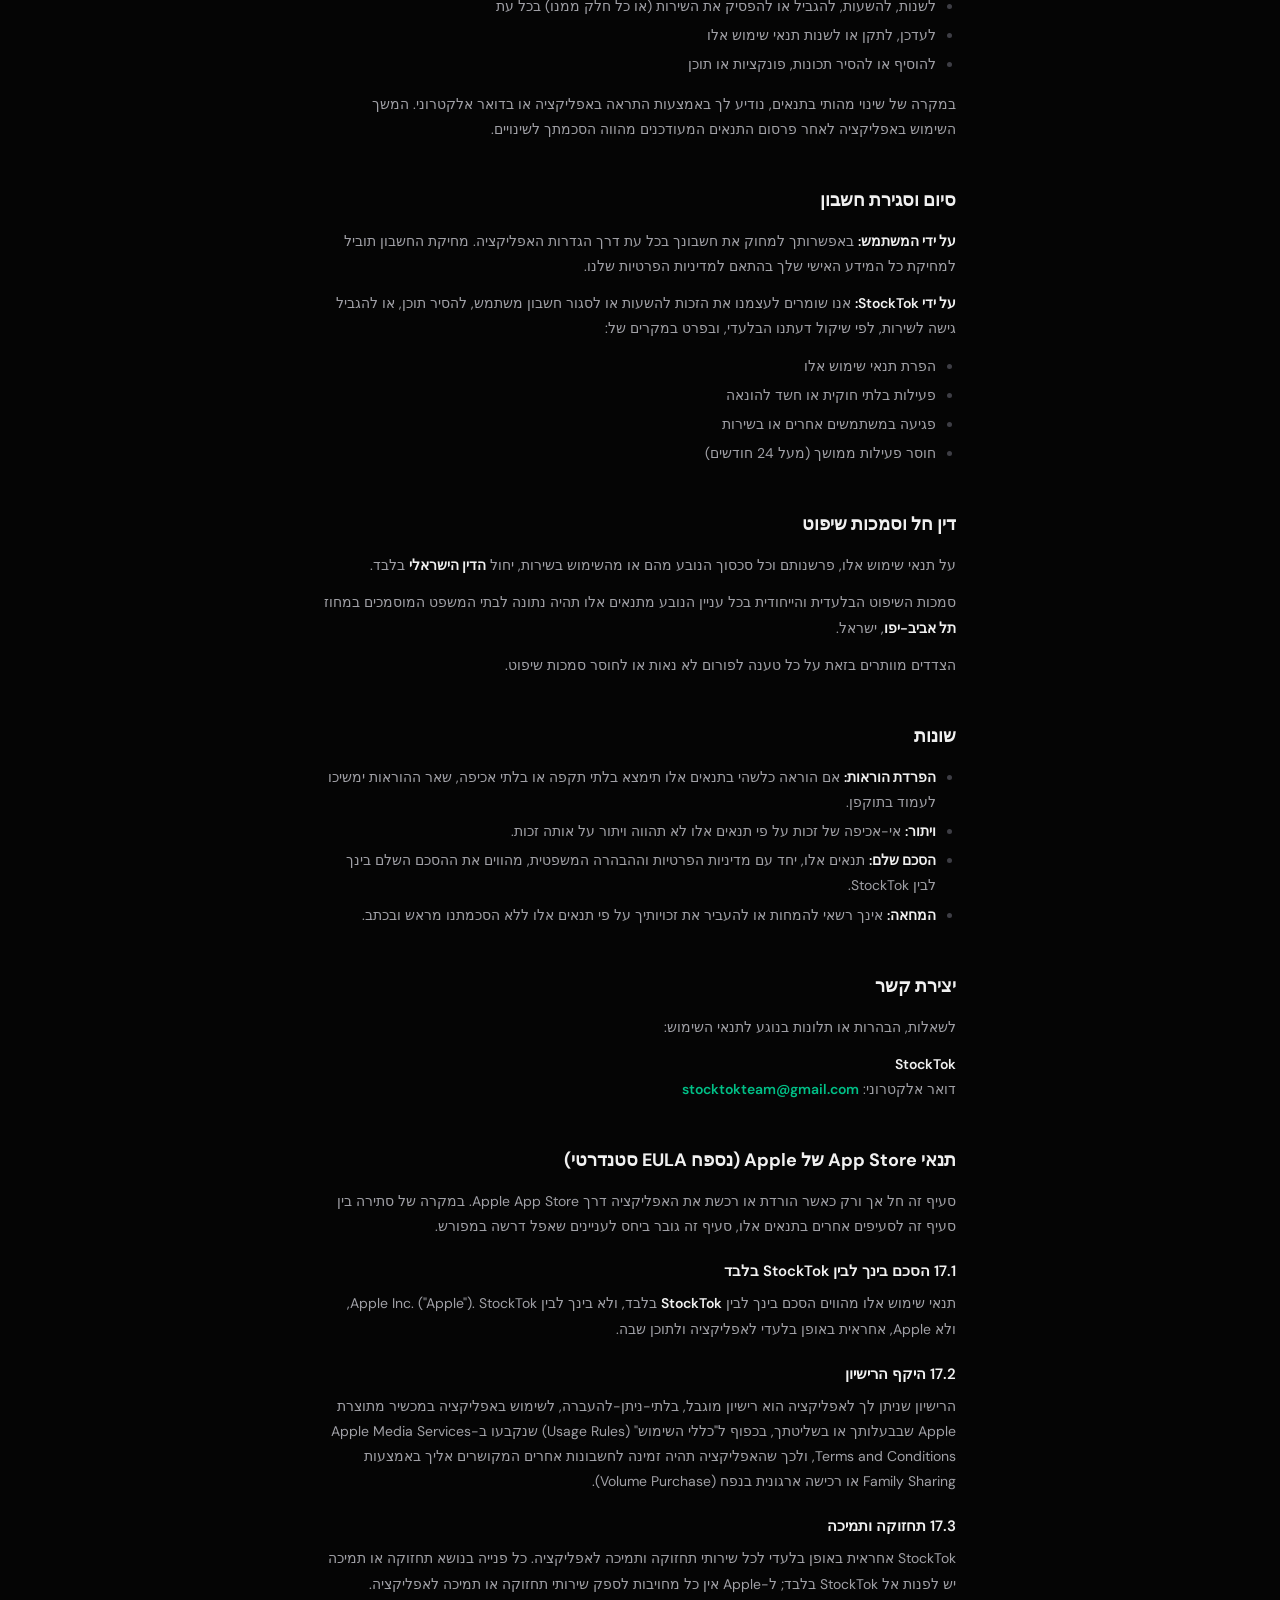
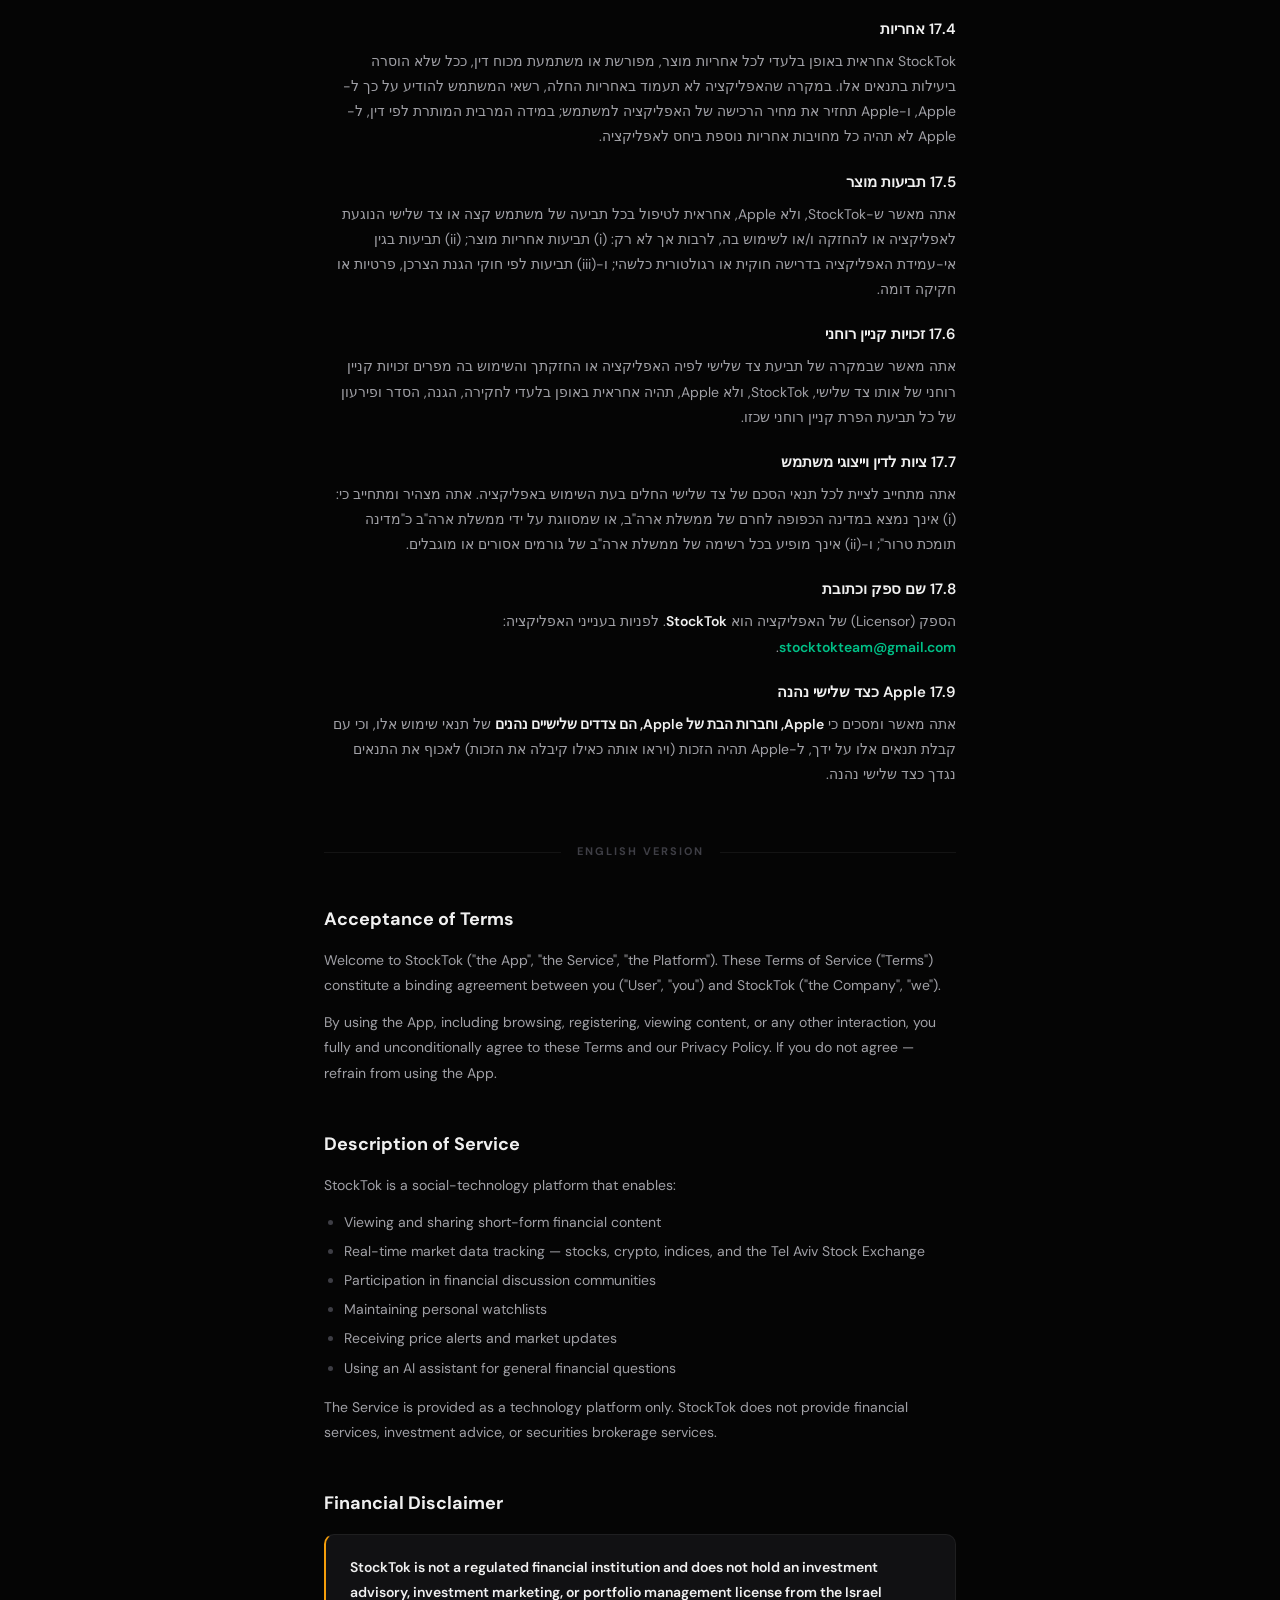
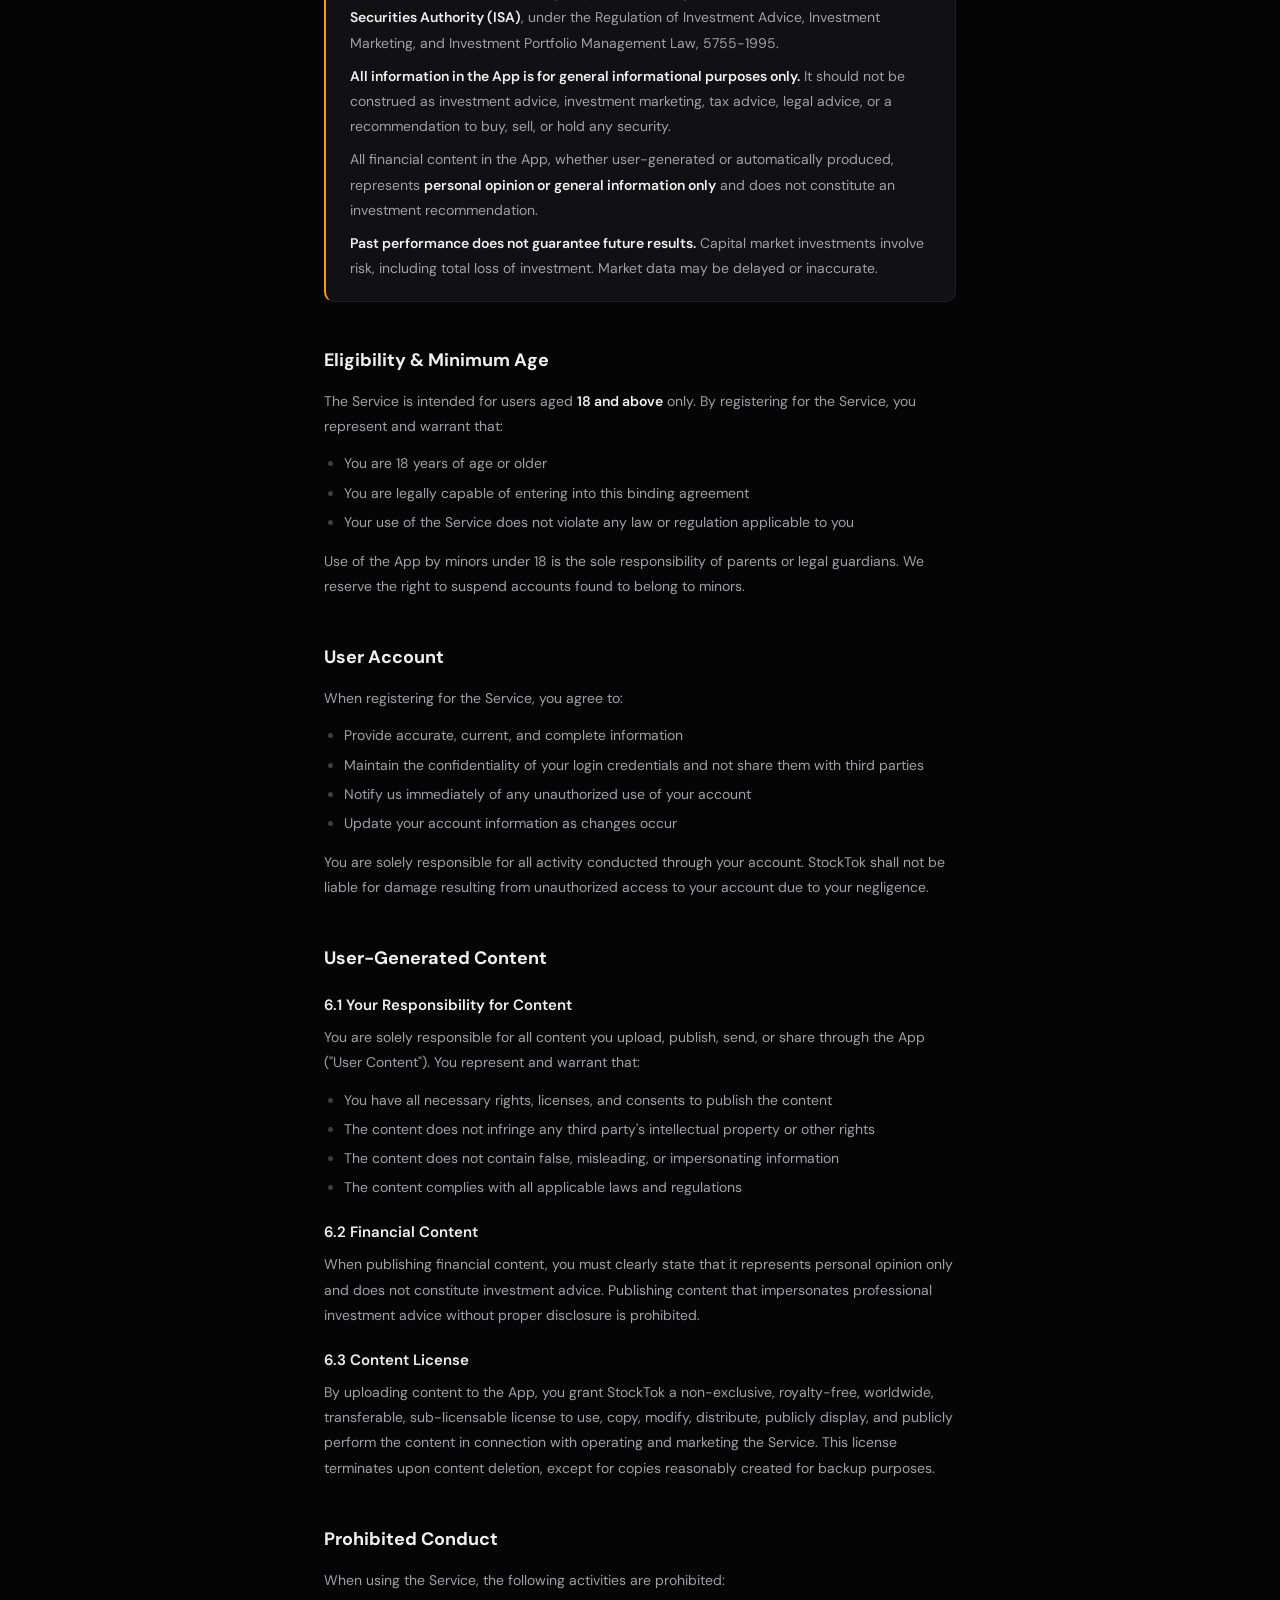
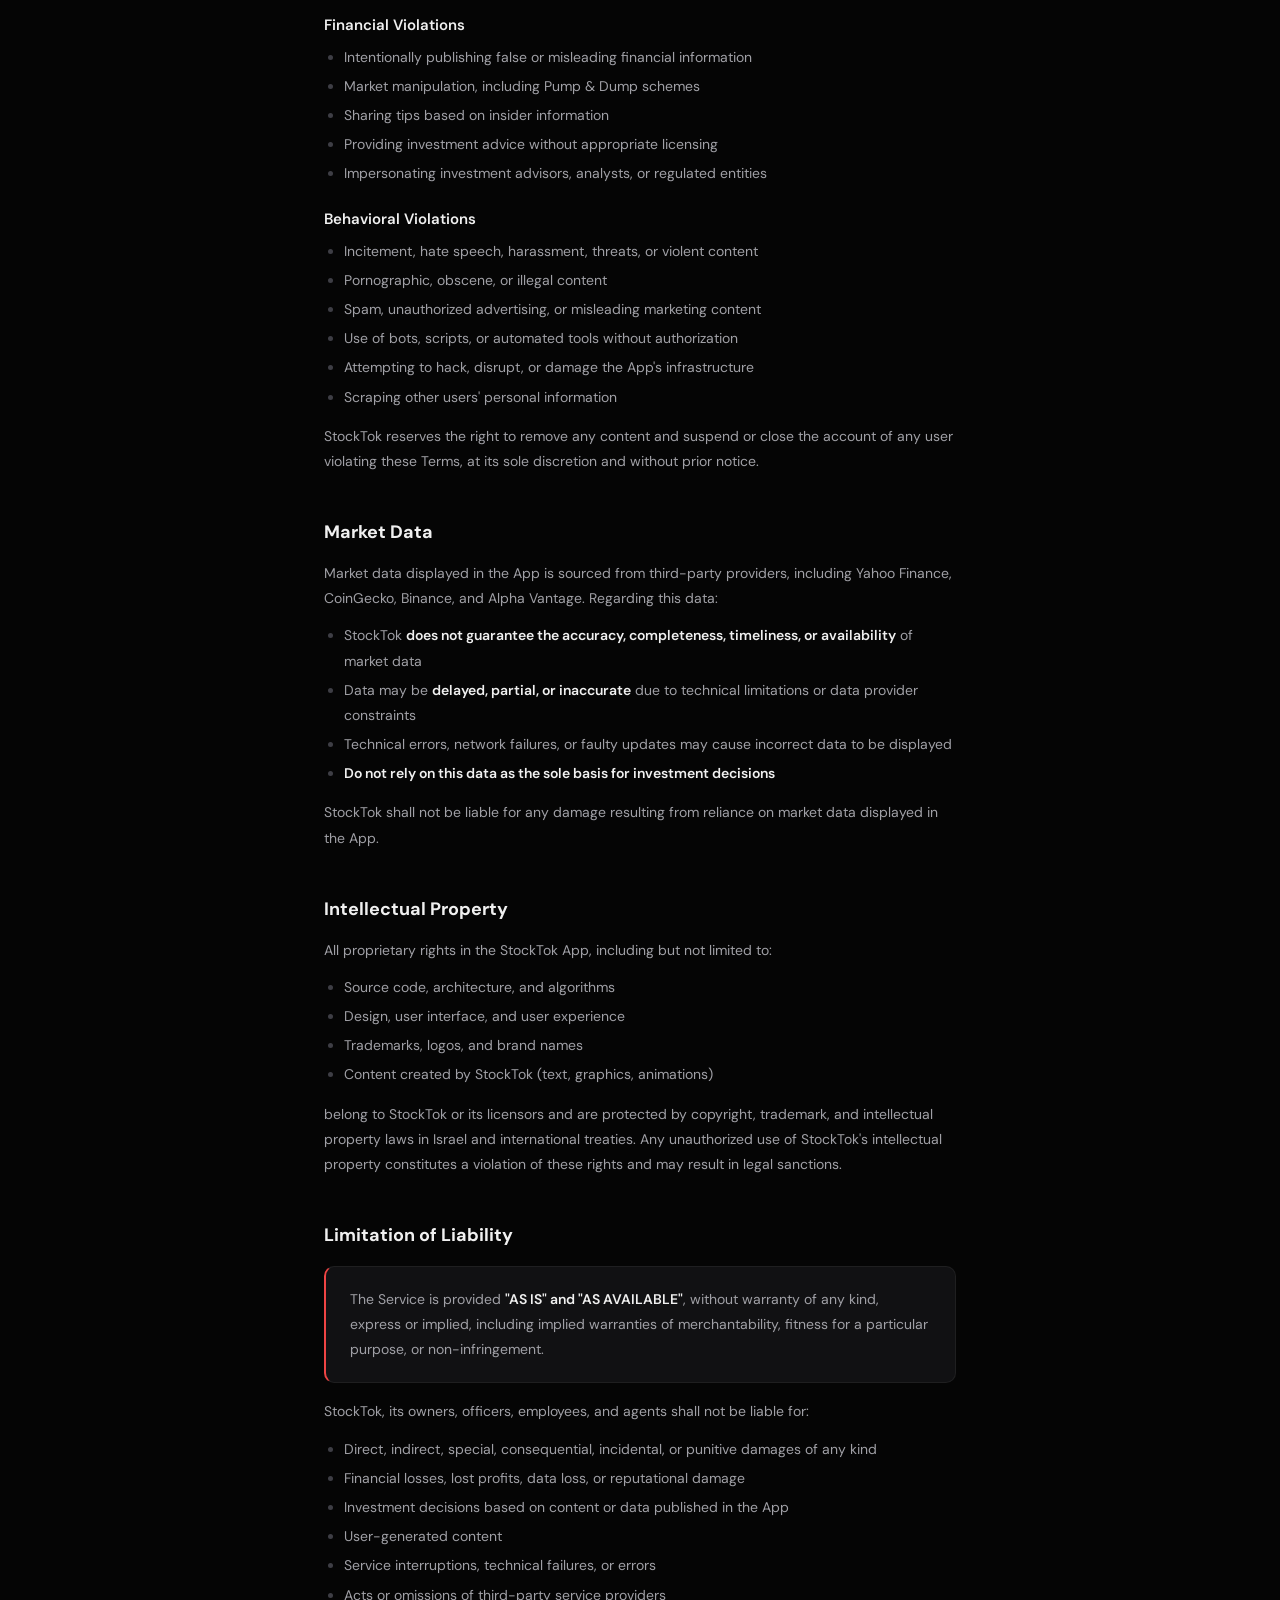
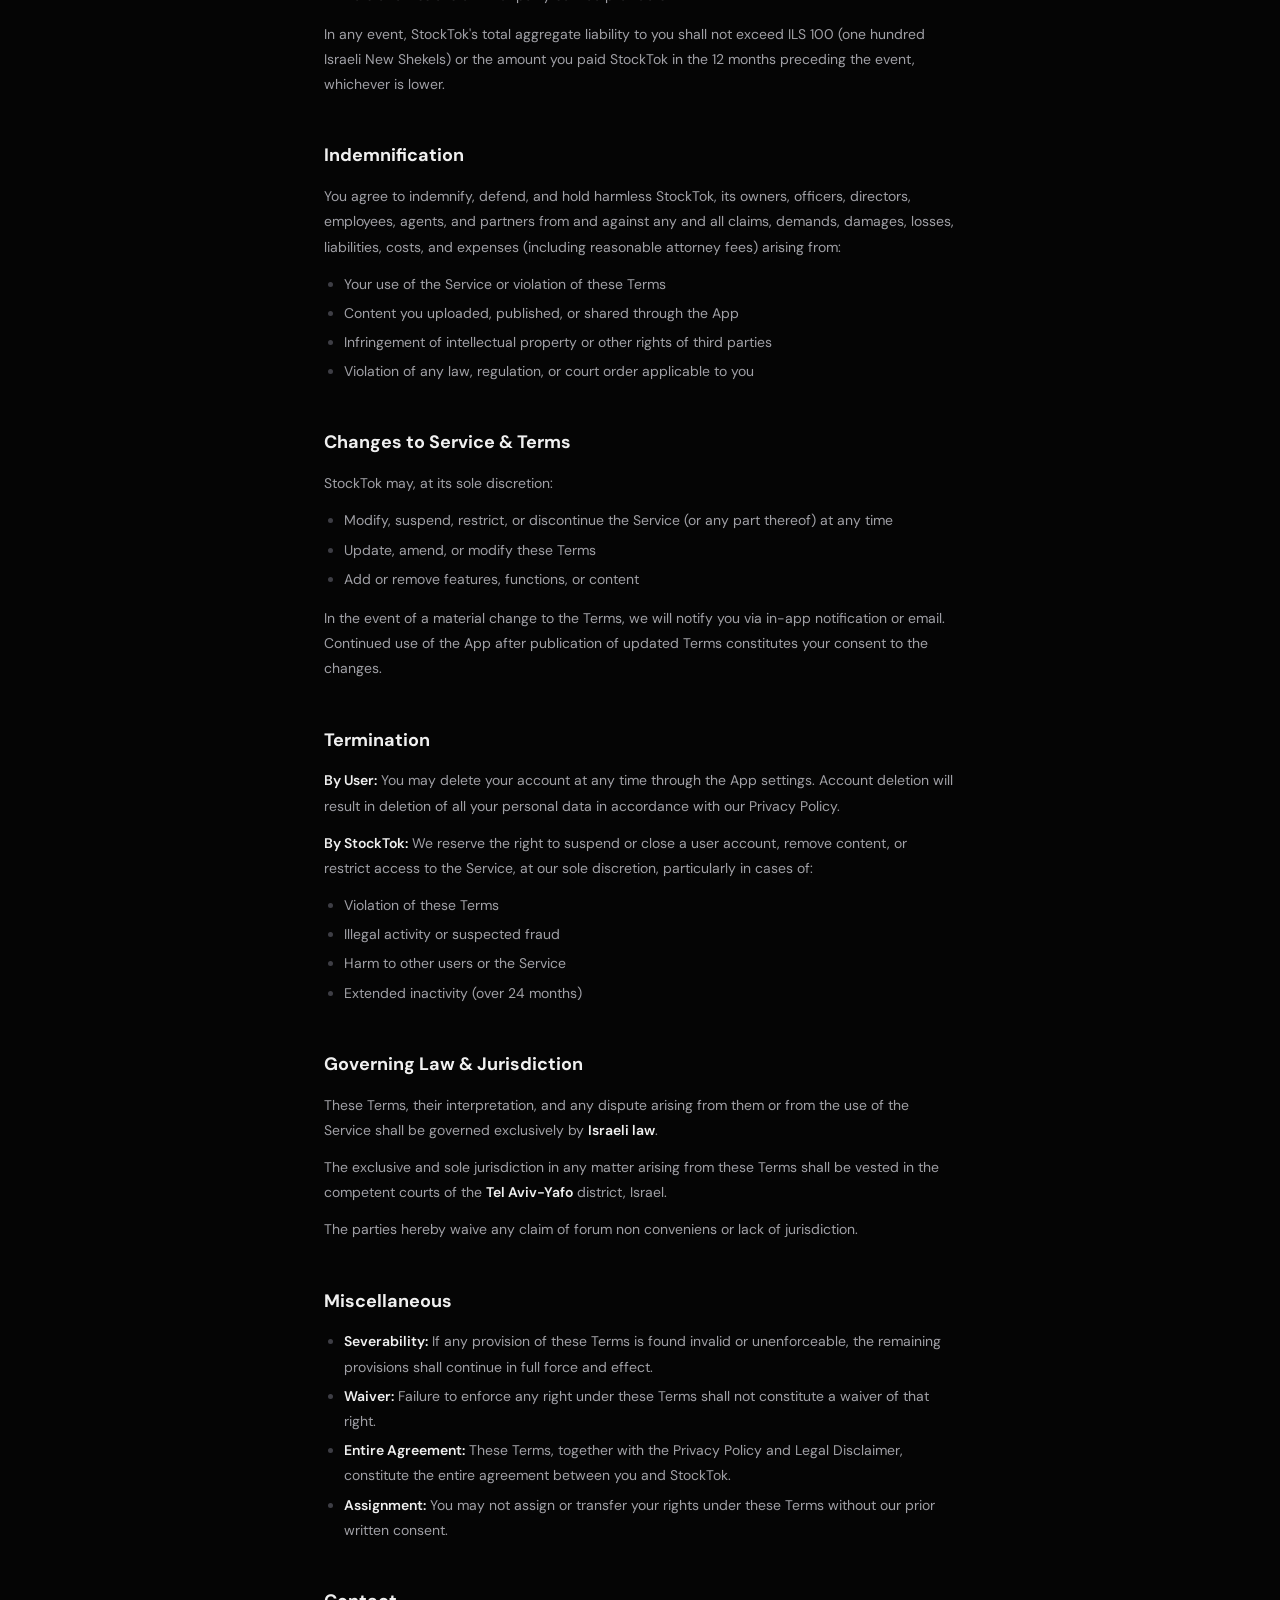
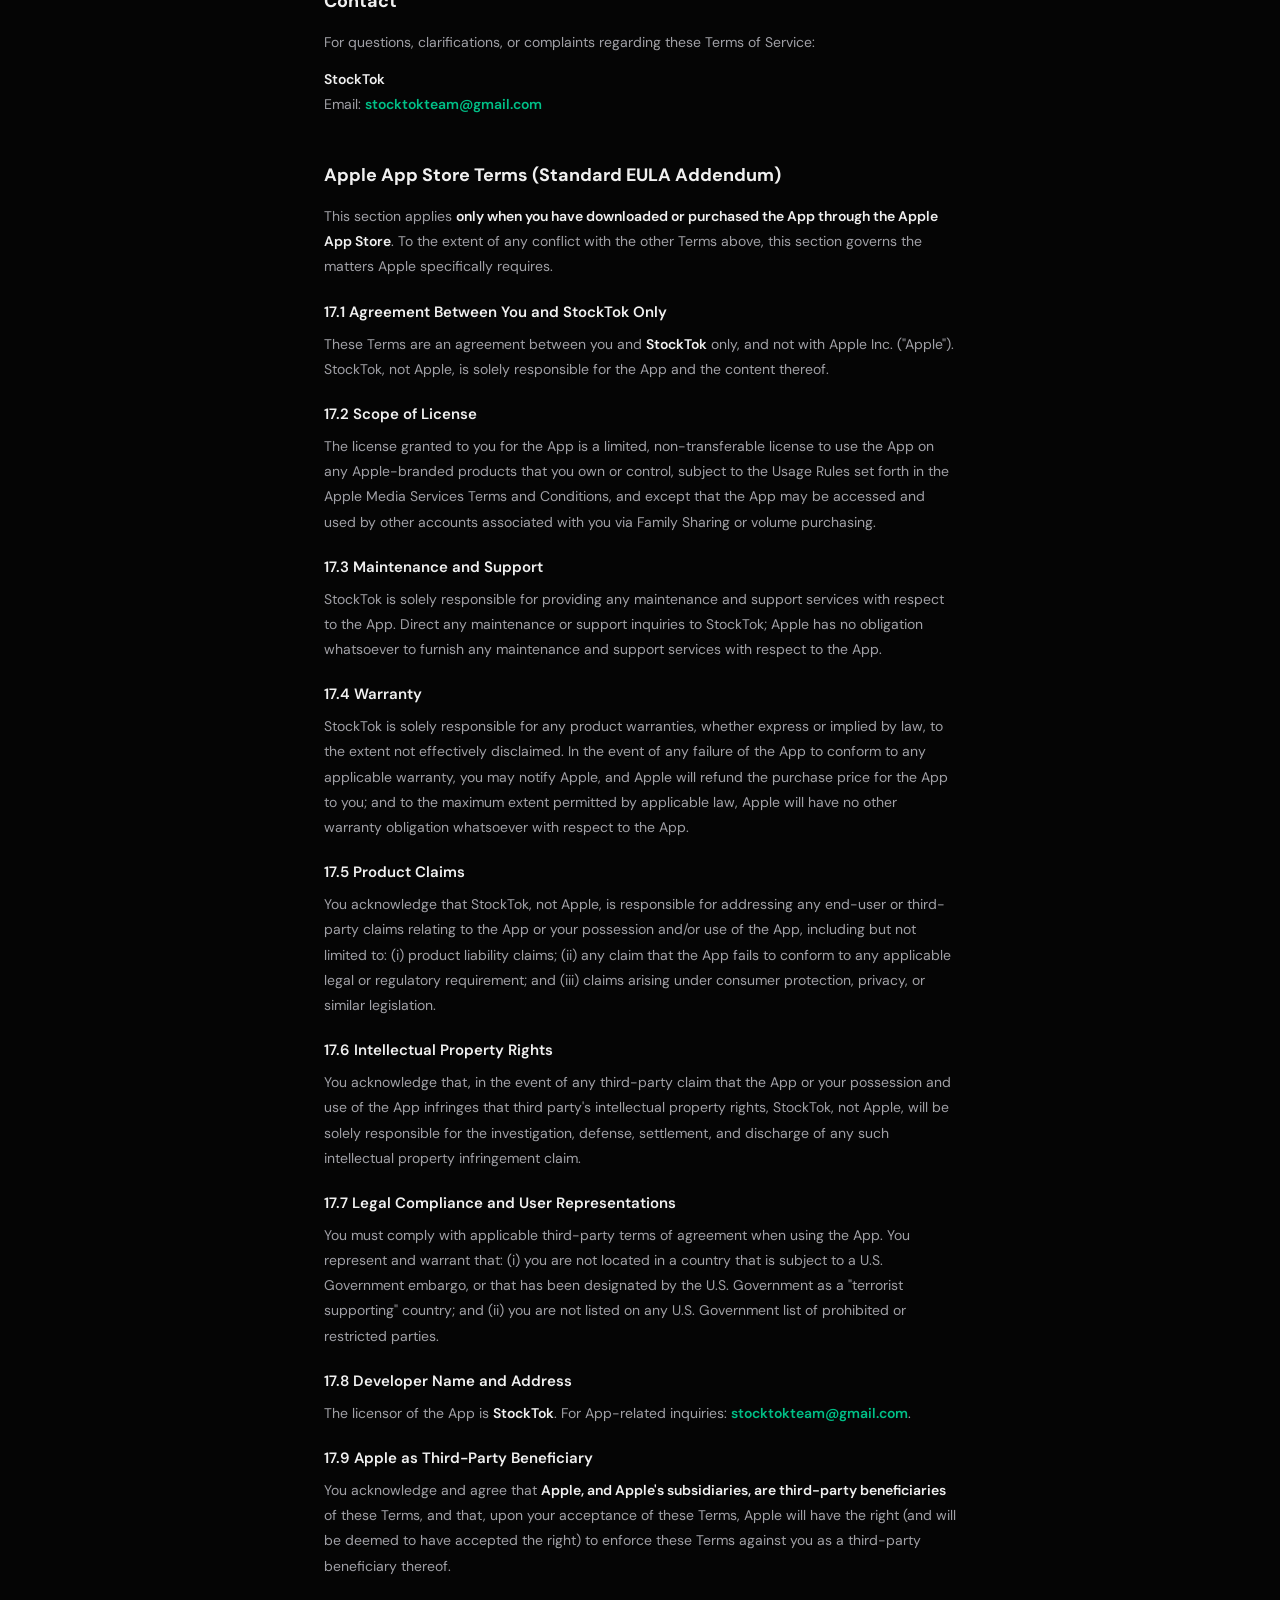
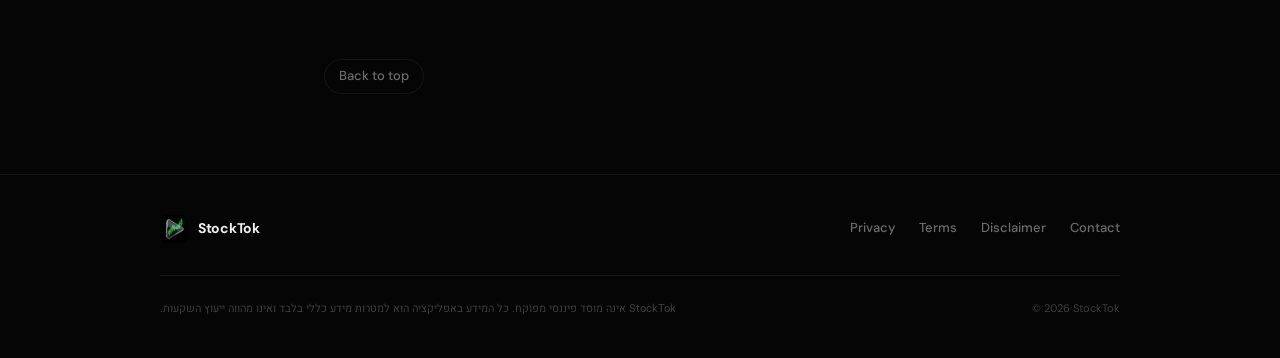
<file: terms.html>
<!DOCTYPE html>
<html lang="he">
<head>
  <meta charset="UTF-8">
  <meta name="viewport" content="width=device-width, initial-scale=1.0">
  <title>Terms of Service — StockTok</title>
  <meta name="description" content="StockTok Terms of Service — Rules, guidelines, and legal terms for using the App.">
  <meta property="og:title" content="StockTok — Terms of Service">
  <meta name="theme-color" content="#000000">
  <link rel="icon" type="image/png" href="favicon.png">
  <link rel="apple-touch-icon" href="icon.png">
  <link rel="preconnect" href="https://fonts.googleapis.com">
  <link rel="preconnect" href="https://fonts.gstatic.com" crossorigin>
  <link href="https://fonts.googleapis.com/css2?family=DM+Sans:wght@400;500;600;700;800&family=Heebo:wght@400;500;600;700;800&display=swap" rel="stylesheet">
  <link rel="stylesheet" href="style.css">
</head>
<body>
  <nav class="site-nav">
    <div class="nav-inner">
      <a href="/" class="nav-brand">
        <img src="icon.png" alt="" width="28" height="28">
        <span>StockTok</span>
      </a>
      <div class="nav-links">
        <a href="privacy.html">Privacy</a>
        <a href="terms.html">Terms</a>
        <a href="disclaimer.html">Disclaimer</a>
      </div>
    </div>
  </nav>

  <div class="legal-page">

    <div class="legal-header" dir="rtl">
      <h1>תנאי שימוש</h1>
      <div class="legal-meta">
        <span class="legal-meta-item"><strong>עדכון אחרון:</strong> אפריל 2026</span>
        <span class="legal-meta-item"><strong>גרסה:</strong> 2.0</span>
      </div>
    </div>

    <nav class="legal-toc" dir="rtl">
      <p class="legal-toc-title">תוכן עניינים</p>
      <ol>
        <li><a href="#he-1">הסכמה לתנאים</a></li>
        <li><a href="#he-2">תיאור השירות</a></li>
        <li><a href="#he-3">הצהרה פיננסית</a></li>
        <li><a href="#he-4">כשירות וגיל מינימלי</a></li>
        <li><a href="#he-5">חשבון משתמש</a></li>
        <li><a href="#he-6">תוכן משתמשים</a></li>
        <li><a href="#he-7">התנהגות אסורה</a></li>
        <li><a href="#he-8">נתוני שוק</a></li>
        <li><a href="#he-9">קניין רוחני</a></li>
        <li><a href="#he-10">הגבלת אחריות</a></li>
        <li><a href="#he-11">שיפוי</a></li>
        <li><a href="#he-12">שינויים ושירות</a></li>
        <li><a href="#he-13">סיום וסגירת חשבון</a></li>
        <li><a href="#he-14">דין חל וסמכות שיפוט</a></li>
        <li><a href="#he-15">שונות</a></li>
        <li><a href="#he-16">יצירת קשר</a></li>
        <li><a href="#he-17">תנאי App Store של Apple (נספח EULA)</a></li>
      </ol>
    </nav>

    <!-- ═══ HEBREW ═══ -->
    <div class="rtl-section">

      <div class="legal-section" id="he-1">
        <h2>הסכמה לתנאים</h2>
        <p>ברוכים הבאים ל-StockTok ("האפליקציה", "השירות", "הפלטפורמה"). תנאי שימוש אלו ("התנאים") מהווים הסכם מחייב בינך ("המשתמש", "אתה") לבין StockTok ("החברה", "אנחנו").</p>
        <p>השימוש באפליקציה, לרבות גלישה, הרשמה, צפייה בתוכן או כל אינטראקציה אחרת, מהווה הסכמה מלאה ובלתי מסויגת לתנאים אלו ולמדיניות הפרטיות שלנו. אם אינך מסכים לתנאים — הימנע משימוש באפליקציה.</p>
      </div>

      <div class="legal-section" id="he-2">
        <h2>תיאור השירות</h2>
        <p>StockTok היא פלטפורמה חברתית-טכנולוגית המאפשרת:</p>
        <ul>
          <li>צפייה ושיתוף של תוכן פיננסי קצר (Short-form Financial Content)</li>
          <li>מעקב אחר נתוני שוק בזמן אמת — מניות, קריפטו, מדדים ובורסת תל אביב</li>
          <li>השתתפות בקהילות דיון פיננסי</li>
          <li>שמירת רשימות מעקב (Watchlists) אישיות</li>
          <li>קבלת התראות מחיר ועדכוני שוק</li>
          <li>שימוש בעוזר AI לשאלות פיננסיות כלליות</li>
        </ul>
        <p>השירות מסופק כפלטפורמה טכנולוגית בלבד. StockTok אינה מספקת שירותים פיננסיים, ייעוץ השקעות, או שירותי תיווך בניירות ערך.</p>
      </div>

      <div class="legal-section" id="he-3">
        <h2>הצהרה פיננסית</h2>
        <div class="legal-alert legal-alert--warning">
          <p><strong>StockTok אינה מוסד פיננסי מפוקח ואינה מחזיקה ברישיון ייעוץ השקעות, שיווק השקעות או ניהול תיקי השקעות מאת רשות ניירות ערך בישראל</strong>, בהתאם לחוק הסדרת העיסוק בייעוץ השקעות, בשיווק השקעות ובניהול תיקי השקעות, תשנ"ה-1995.</p>
          <p><strong>כל המידע באפליקציה הוא למטרות מידע כללי בלבד.</strong> אין לפרש אותו כייעוץ השקעות, שיווק השקעות, ייעוץ מס, ייעוץ משפטי, או המלצה לרכישה, מכירה או החזקה של נייר ערך כלשהו.</p>
          <p>כל תוכן פיננסי שמופיע באפליקציה, בין אם נוצר על ידי משתמשים ובין אם מופק באופן אוטומטי, מייצג <strong>דעה אישית או מידע כללי בלבד</strong> ואינו מהווה המלצת השקעה.</p>
          <p><strong>ביצועי עבר אינם מבטיחים תוצאות עתידיות.</strong> השקעות בשוק ההון כרוכות בסיכון, לרבות אובדן מלא של ההשקעה. נתוני שוק עשויים להיות מעוכבים או לא מדויקים.</p>
        </div>
      </div>

      <div class="legal-section" id="he-4">
        <h2>כשירות וגיל מינימלי</h2>
        <p>השירות מיועד למשתמשים בני <strong>18 ומעלה</strong> בלבד. בהרשמה לשירות, אתה מצהיר ומאשר כי:</p>
        <ul>
          <li>הנך בן 18 ומעלה</li>
          <li>הנך כשיר משפטית להתקשר בהסכם מחייב זה</li>
          <li>השימוש שלך בשירות אינו מפר כל חוק או תקנה החלים עליך</li>
        </ul>
        <p>שימוש באפליקציה על ידי קטינים מתחת לגיל 18 הוא באחריות ההורים או האפוטרופוס הבלעדית. אנו שומרים לעצמנו את הזכות להשעות חשבון שנמצא כי שייך לקטין.</p>
      </div>

      <div class="legal-section" id="he-5">
        <h2>חשבון משתמש</h2>
        <p>בעת הרשמה לשירות, הנך מתחייב:</p>
        <ul>
          <li>למסור מידע מדויק, עדכני ומלא</li>
          <li>לשמור על סודיות פרטי ההתחברות שלך ולא להעבירם לצד שלישי</li>
          <li>ליידע אותנו מיד על כל שימוש בלתי מורשה בחשבונך</li>
          <li>לעדכן את פרטי החשבון ככל שישתנו</li>
        </ul>
        <p>הנך האחראי הבלעדי לכל הפעילות המתבצעת דרך חשבונך. StockTok לא תישא באחריות לנזק הנובע מגישה בלתי מורשית לחשבונך בשל רשלנותך.</p>
      </div>

      <div class="legal-section" id="he-6">
        <h2>תוכן משתמשים</h2>

        <h3>6.1 אחריותך לתוכן</h3>
        <p>אתה האחראי הבלעדי לכל תוכן שאתה מעלה, מפרסם, שולח או משתף דרך האפליקציה ("תוכן משתמש"). אתה מצהיר ומתחייב כי:</p>
        <ul>
          <li>יש לך את כל הזכויות, הרישיונות וההסכמות הנדרשים לפרסום התוכן</li>
          <li>התוכן אינו מפר זכויות קניין רוחני או זכויות אחרות של צד שלישי</li>
          <li>התוכן אינו מכיל מידע כוזב, מטעה או מתחזה</li>
          <li>התוכן עומד בכל החוקים והתקנות החלים</li>
        </ul>

        <h3>6.2 תוכן פיננסי</h3>
        <p>בפרסום תוכן פיננסי, אתה מתחייב לציין באופן ברור כי מדובר בדעה אישית בלבד ולא בייעוץ השקעות. חל איסור על פרסום תוכן המתחזה לייעוץ השקעות מקצועי ללא הגילוי הנאות.</p>

        <h3>6.3 רישיון שימוש בתוכן</h3>
        <p>בהעלאת תוכן לאפליקציה, אתה מעניק ל-StockTok רישיון בלתי-בלעדי, חינמי, עולמי, ניתן להעברה ולרישיון משנה, לשימוש, העתקה, שינוי, הפצה, הצגה פומבית וביצוע פומבי של התוכן בקשר עם תפעול ושיווק השירות. רישיון זה מסתיים עם מחיקת התוכן, למעט עותקים שנוצרו באופן סביר לצורכי גיבוי.</p>
      </div>

      <div class="legal-section" id="he-7">
        <h2>התנהגות אסורה</h2>
        <p>בשימוש בשירות, חל איסור על הפעולות הבאות:</p>

        <h3>הפרות פיננסיות</h3>
        <ul>
          <li>פרסום מידע פיננסי כוזב או מטעה במכוון</li>
          <li>מניפולציית שוק, לרבות תכניות Pump &amp; Dump</li>
          <li>שיתוף טיפים המבוססים על מידע פנים</li>
          <li>מתן ייעוץ השקעות ללא רישיון מתאים</li>
          <li>התחזות ליועצי השקעות, אנליסטים או גופים מפוקחים</li>
        </ul>

        <h3>הפרות התנהגותיות</h3>
        <ul>
          <li>הסתה, שנאה, הטרדה, איומים או תוכן אלים</li>
          <li>תוכן פורנוגרפי, מגונה או בלתי חוקי</li>
          <li>ספאם, פרסום לא מורשה, או תוכן שיווקי מטעה</li>
          <li>שימוש בבוטים, סקריפטים, או כלים אוטומטיים ללא הרשאה</li>
          <li>ניסיון לפרוץ, לשבש או לפגוע בתשתית האפליקציה</li>
          <li>איסוף מידע אישי של משתמשים אחרים (Scraping)</li>
        </ul>
        <p>StockTok שומרת לעצמה את הזכות להסיר כל תוכן ולהשעות או לסגור חשבון של משתמש המפר תנאים אלו, לפי שיקול דעתה הבלעדי וללא התראה מוקדמת.</p>
      </div>

      <div class="legal-section" id="he-8">
        <h2>נתוני שוק</h2>
        <p>נתוני השוק המוצגים באפליקציה מגיעים מספקי צד שלישי, לרבות Yahoo Finance, CoinGecko, Binance ו-Alpha Vantage. בנוגע לנתונים אלו:</p>
        <ul>
          <li>StockTok <strong>אינה מתחייבת לדיוק, שלמות, עדכניות או זמינות</strong> של נתוני השוק</li>
          <li>נתונים עשויים להיות <strong>מעוכבים, חלקיים או לא מדויקים</strong> עקב מגבלות טכניות או מגבלות ספקי המידע</li>
          <li>שגיאות טכניות, תקלות רשת או עדכונים לקויים עלולים לגרום להצגת נתונים שגויים</li>
          <li><strong>אין להסתמך על נתונים אלו כבסיס יחיד להחלטות השקעה</strong></li>
        </ul>
        <p>StockTok אינה אחראית לכל נזק הנובע מהסתמכות על נתוני שוק שהוצגו באפליקציה.</p>
      </div>

      <div class="legal-section" id="he-9">
        <h2>קניין רוחני</h2>
        <p>כל הזכויות הקנייניות באפליקציית StockTok, לרבות אך לא מוגבל ל:</p>
        <ul>
          <li>קוד מקור, ארכיטקטורה ואלגוריתמים</li>
          <li>עיצוב, ממשק משתמש, וחוויית משתמש</li>
          <li>סימני מסחר, לוגו ושמות מותג</li>
          <li>תוכן שנוצר על ידי StockTok (טקסט, גרפיקה, אנימציות)</li>
        </ul>
        <p>שייכות ל-StockTok או למעניקי הרישיון שלה ומוגנות בחוקי זכויות יוצרים, סימני מסחר וקניין רוחני בישראל ובאמנות בינלאומיות. כל שימוש בלתי מורשה בקניין הרוחני של StockTok מהווה הפרה של זכויות אלו ועלול לגרור סנקציות משפטיות.</p>
      </div>

      <div class="legal-section" id="he-10">
        <h2>הגבלת אחריות</h2>
        <div class="legal-alert legal-alert--danger">
          <p>השירות מסופק <strong>"AS IS" ו-"AS AVAILABLE"</strong> (כמות שהוא וככל שהוא זמין), ללא אחריות מכל סוג, מפורשת או משתמעת, לרבות אחריות משתמעת לסחירות, התאמה למטרה מסוימת, או אי-הפרה.</p>
        </div>
        <p>StockTok, בעליה, מנהליה, עובדיה ושלוחיה לא יישאו בכל אחריות בגין:</p>
        <ul>
          <li>נזקים ישירים, עקיפים, מיוחדים, תוצאתיים, נלווים או עונשיים מכל סוג</li>
          <li>הפסדים כספיים, אובדן רווחים, אובדן נתונים, או אובדן מוניטין</li>
          <li>החלטות השקעה שהתבססו על תוכן או נתונים שפורסמו באפליקציה</li>
          <li>תוכן שנוצר על ידי משתמשים</li>
          <li>הפסקות שירות, תקלות טכניות, או שגיאות</li>
          <li>פעולות או מחדלים של ספקי שירות צד שלישי</li>
        </ul>
        <p>בכל מקרה, החבות המצטברת הכוללת של StockTok כלפיך לא תעלה על סכום של 100 ש"ח (מאה שקלים חדשים) או הסכום ששילמת ל-StockTok ב-12 החודשים שקדמו לאירוע, הנמוך מביניהם.</p>
      </div>

      <div class="legal-section" id="he-11">
        <h2>שיפוי</h2>
        <p>אתה מתחייב לשפות, להגן ולפצות את StockTok, בעליה, נושאי המשרה, הדירקטורים, העובדים, השלוחים והשותפים שלה, מפני ונגד כל תביעה, דרישה, נזק, הפסד, חבות, עלות והוצאה (לרבות שכר טרחת עורכי דין סביר) הנובעים מ:</p>
        <ul>
          <li>שימושך בשירות או הפרת תנאי שימוש אלו</li>
          <li>תוכן שהעלית, פרסמת או שיתפת באמצעות האפליקציה</li>
          <li>הפרת זכויות קניין רוחני או זכויות אחרות של צד שלישי</li>
          <li>הפרת כל חוק, תקנה או צו שיפוטי החל עליך</li>
        </ul>
      </div>

      <div class="legal-section" id="he-12">
        <h2>שינויים בשירות ובתנאים</h2>
        <p>StockTok רשאית, לפי שיקול דעתה הבלעדי:</p>
        <ul>
          <li>לשנות, להשעות, להגביל או להפסיק את השירות (או כל חלק ממנו) בכל עת</li>
          <li>לעדכן, לתקן או לשנות תנאי שימוש אלו</li>
          <li>להוסיף או להסיר תכונות, פונקציות או תוכן</li>
        </ul>
        <p>במקרה של שינוי מהותי בתנאים, נודיע לך באמצעות התראה באפליקציה או בדואר אלקטרוני. המשך השימוש באפליקציה לאחר פרסום התנאים המעודכנים מהווה הסכמתך לשינויים.</p>
      </div>

      <div class="legal-section" id="he-13">
        <h2>סיום וסגירת חשבון</h2>
        <p><strong>על ידי המשתמש:</strong> באפשרותך למחוק את חשבונך בכל עת דרך הגדרות האפליקציה. מחיקת החשבון תוביל למחיקת כל המידע האישי שלך בהתאם למדיניות הפרטיות שלנו.</p>
        <p><strong>על ידי StockTok:</strong> אנו שומרים לעצמנו את הזכות להשעות או לסגור חשבון משתמש, להסיר תוכן, או להגביל גישה לשירות, לפי שיקול דעתנו הבלעדי, ובפרט במקרים של:</p>
        <ul>
          <li>הפרת תנאי שימוש אלו</li>
          <li>פעילות בלתי חוקית או חשד להונאה</li>
          <li>פגיעה במשתמשים אחרים או בשירות</li>
          <li>חוסר פעילות ממושך (מעל 24 חודשים)</li>
        </ul>
      </div>

      <div class="legal-section" id="he-14">
        <h2>דין חל וסמכות שיפוט</h2>
        <p>על תנאי שימוש אלו, פרשנותם וכל סכסוך הנובע מהם או מהשימוש בשירות, יחול <strong>הדין הישראלי</strong> בלבד.</p>
        <p>סמכות השיפוט הבלעדית והייחודית בכל עניין הנובע מתנאים אלו תהיה נתונה לבתי המשפט המוסמכים במחוז <strong>תל אביב-יפו</strong>, ישראל.</p>
        <p>הצדדים מוותרים בזאת על כל טענה לפורום לא נאות או לחוסר סמכות שיפוט.</p>
      </div>

      <div class="legal-section" id="he-15">
        <h2>שונות</h2>
        <ul>
          <li><strong>הפרדת הוראות:</strong> אם הוראה כלשהי בתנאים אלו תימצא בלתי תקפה או בלתי אכיפה, שאר ההוראות ימשיכו לעמוד בתוקפן.</li>
          <li><strong>ויתור:</strong> אי-אכיפה של זכות על פי תנאים אלו לא תהווה ויתור על אותה זכות.</li>
          <li><strong>הסכם שלם:</strong> תנאים אלו, יחד עם מדיניות הפרטיות וההבהרה המשפטית, מהווים את ההסכם השלם בינך לבין StockTok.</li>
          <li><strong>המחאה:</strong> אינך רשאי להמחות או להעביר את זכויותיך על פי תנאים אלו ללא הסכמתנו מראש ובכתב.</li>
        </ul>
      </div>

      <div class="legal-section" id="he-16">
        <h2>יצירת קשר</h2>
        <p>לשאלות, הבהרות או תלונות בנוגע לתנאי השימוש:</p>
        <p><strong>StockTok</strong><br>
        דואר אלקטרוני: <a href="mailto:stocktokteam@gmail.com" class="email-link">stocktokteam@gmail.com</a></p>
      </div>

      <div class="legal-section" id="he-17">
        <h2>תנאי App Store של Apple (נספח EULA סטנדרטי)</h2>
        <p>סעיף זה חל אך ורק כאשר הורדת או רכשת את האפליקציה דרך Apple App Store. במקרה של סתירה בין סעיף זה לסעיפים אחרים בתנאים אלו, סעיף זה גובר ביחס לעניינים שאפל דרשה במפורש.</p>

        <h3>17.1 הסכם בינך לבין StockTok בלבד</h3>
        <p>תנאי שימוש אלו מהווים הסכם בינך לבין <strong>StockTok</strong> בלבד, ולא בינך לבין Apple Inc. ("Apple"). StockTok, ולא Apple, אחראית באופן בלעדי לאפליקציה ולתוכן שבה.</p>

        <h3>17.2 היקף הרישיון</h3>
        <p>הרישיון שניתן לך לאפליקציה הוא רישיון מוגבל, בלתי-ניתן-להעברה, לשימוש באפליקציה במכשיר מתוצרת Apple שבבעלותך או בשליטתך, בכפוף ל"כללי השימוש" (Usage Rules) שנקבעו ב-Apple Media Services Terms and Conditions, ולכך שהאפליקציה תהיה זמינה לחשבונות אחרים המקושרים אליך באמצעות Family Sharing או רכישה ארגונית בנפח (Volume Purchase).</p>

        <h3>17.3 תחזוקה ותמיכה</h3>
        <p>StockTok אחראית באופן בלעדי לכל שירותי תחזוקה ותמיכה לאפליקציה. כל פנייה בנושא תחזוקה או תמיכה יש לפנות אל StockTok בלבד; ל-Apple אין כל מחויבות לספק שירותי תחזוקה או תמיכה לאפליקציה.</p>

        <h3>17.4 אחריות</h3>
        <p>StockTok אחראית באופן בלעדי לכל אחריות מוצר, מפורשת או משתמעת מכוח דין, ככל שלא הוסרה ביעילות בתנאים אלו. במקרה שהאפליקציה לא תעמוד באחריות החלה, רשאי המשתמש להודיע על כך ל-Apple, ו-Apple תחזיר את מחיר הרכישה של האפליקציה למשתמש; במידה המרבית המותרת לפי דין, ל-Apple לא תהיה כל מחויבות אחריות נוספת ביחס לאפליקציה.</p>

        <h3>17.5 תביעות מוצר</h3>
        <p>אתה מאשר ש-StockTok, ולא Apple, אחראית לטיפול בכל תביעה של משתמש קצה או צד שלישי הנוגעת לאפליקציה או להחזקה ו/או לשימוש בה, לרבות אך לא רק: (i) תביעות אחריות מוצר; (ii) תביעות בגין אי-עמידת האפליקציה בדרישה חוקית או רגולטורית כלשהי; ו-(iii) תביעות לפי חוקי הגנת הצרכן, פרטיות או חקיקה דומה.</p>

        <h3>17.6 זכויות קניין רוחני</h3>
        <p>אתה מאשר שבמקרה של תביעת צד שלישי לפיה האפליקציה או החזקתך והשימוש בה מפרים זכויות קניין רוחני של אותו צד שלישי, StockTok, ולא Apple, תהיה אחראית באופן בלעדי לחקירה, הגנה, הסדר ופירעון של כל תביעת הפרת קניין רוחני שכזו.</p>

        <h3>17.7 ציות לדין וייצוגי משתמש</h3>
        <p>אתה מתחייב לציית לכל תנאי הסכם של צד שלישי החלים בעת השימוש באפליקציה. אתה מצהיר ומתחייב כי: (i) אינך נמצא במדינה הכפופה לחרם של ממשלת ארה"ב, או שמסווגת על ידי ממשלת ארה"ב כ"מדינה תומכת טרור"; ו-(ii) אינך מופיע בכל רשימה של ממשלת ארה"ב של גורמים אסורים או מוגבלים.</p>

        <h3>17.8 שם ספק וכתובת</h3>
        <p>הספק (Licensor) של האפליקציה הוא <strong>StockTok</strong>. לפניות בענייני האפליקציה: <a href="mailto:stocktokteam@gmail.com" class="email-link">stocktokteam@gmail.com</a>.</p>

        <h3>17.9 Apple כצד שלישי נהנה</h3>
        <p>אתה מאשר ומסכים כי <strong>Apple, וחברות הבת של Apple, הם צדדים שלישיים נהנים</strong> של תנאי שימוש אלו, וכי עם קבלת תנאים אלו על ידך, ל-Apple תהיה הזכות (ויראו אותה כאילו קיבלה את הזכות) לאכוף את התנאים נגדך כצד שלישי נהנה.</p>
      </div>

    </div>

    <!-- ═══ ENGLISH ═══ -->
    <div class="lang-divider">English Version</div>

    <div class="ltr-section">

      <div class="legal-section" id="en-1">
        <h2>Acceptance of Terms</h2>
        <p>Welcome to StockTok ("the App", "the Service", "the Platform"). These Terms of Service ("Terms") constitute a binding agreement between you ("User", "you") and StockTok ("the Company", "we").</p>
        <p>By using the App, including browsing, registering, viewing content, or any other interaction, you fully and unconditionally agree to these Terms and our Privacy Policy. If you do not agree — refrain from using the App.</p>
      </div>

      <div class="legal-section" id="en-2">
        <h2>Description of Service</h2>
        <p>StockTok is a social-technology platform that enables:</p>
        <ul>
          <li>Viewing and sharing short-form financial content</li>
          <li>Real-time market data tracking — stocks, crypto, indices, and the Tel Aviv Stock Exchange</li>
          <li>Participation in financial discussion communities</li>
          <li>Maintaining personal watchlists</li>
          <li>Receiving price alerts and market updates</li>
          <li>Using an AI assistant for general financial questions</li>
        </ul>
        <p>The Service is provided as a technology platform only. StockTok does not provide financial services, investment advice, or securities brokerage services.</p>
      </div>

      <div class="legal-section" id="en-3">
        <h2>Financial Disclaimer</h2>
        <div class="legal-alert legal-alert--warning">
          <p><strong>StockTok is not a regulated financial institution and does not hold an investment advisory, investment marketing, or portfolio management license from the Israel Securities Authority (ISA)</strong>, under the Regulation of Investment Advice, Investment Marketing, and Investment Portfolio Management Law, 5755-1995.</p>
          <p><strong>All information in the App is for general informational purposes only.</strong> It should not be construed as investment advice, investment marketing, tax advice, legal advice, or a recommendation to buy, sell, or hold any security.</p>
          <p>All financial content in the App, whether user-generated or automatically produced, represents <strong>personal opinion or general information only</strong> and does not constitute an investment recommendation.</p>
          <p><strong>Past performance does not guarantee future results.</strong> Capital market investments involve risk, including total loss of investment. Market data may be delayed or inaccurate.</p>
        </div>
      </div>

      <div class="legal-section" id="en-4">
        <h2>Eligibility &amp; Minimum Age</h2>
        <p>The Service is intended for users aged <strong>18 and above</strong> only. By registering for the Service, you represent and warrant that:</p>
        <ul>
          <li>You are 18 years of age or older</li>
          <li>You are legally capable of entering into this binding agreement</li>
          <li>Your use of the Service does not violate any law or regulation applicable to you</li>
        </ul>
        <p>Use of the App by minors under 18 is the sole responsibility of parents or legal guardians. We reserve the right to suspend accounts found to belong to minors.</p>
      </div>

      <div class="legal-section" id="en-5">
        <h2>User Account</h2>
        <p>When registering for the Service, you agree to:</p>
        <ul>
          <li>Provide accurate, current, and complete information</li>
          <li>Maintain the confidentiality of your login credentials and not share them with third parties</li>
          <li>Notify us immediately of any unauthorized use of your account</li>
          <li>Update your account information as changes occur</li>
        </ul>
        <p>You are solely responsible for all activity conducted through your account. StockTok shall not be liable for damage resulting from unauthorized access to your account due to your negligence.</p>
      </div>

      <div class="legal-section" id="en-6">
        <h2>User-Generated Content</h2>

        <h3>6.1 Your Responsibility for Content</h3>
        <p>You are solely responsible for all content you upload, publish, send, or share through the App ("User Content"). You represent and warrant that:</p>
        <ul>
          <li>You have all necessary rights, licenses, and consents to publish the content</li>
          <li>The content does not infringe any third party's intellectual property or other rights</li>
          <li>The content does not contain false, misleading, or impersonating information</li>
          <li>The content complies with all applicable laws and regulations</li>
        </ul>

        <h3>6.2 Financial Content</h3>
        <p>When publishing financial content, you must clearly state that it represents personal opinion only and does not constitute investment advice. Publishing content that impersonates professional investment advice without proper disclosure is prohibited.</p>

        <h3>6.3 Content License</h3>
        <p>By uploading content to the App, you grant StockTok a non-exclusive, royalty-free, worldwide, transferable, sub-licensable license to use, copy, modify, distribute, publicly display, and publicly perform the content in connection with operating and marketing the Service. This license terminates upon content deletion, except for copies reasonably created for backup purposes.</p>
      </div>

      <div class="legal-section" id="en-7">
        <h2>Prohibited Conduct</h2>
        <p>When using the Service, the following activities are prohibited:</p>

        <h3>Financial Violations</h3>
        <ul>
          <li>Intentionally publishing false or misleading financial information</li>
          <li>Market manipulation, including Pump &amp; Dump schemes</li>
          <li>Sharing tips based on insider information</li>
          <li>Providing investment advice without appropriate licensing</li>
          <li>Impersonating investment advisors, analysts, or regulated entities</li>
        </ul>

        <h3>Behavioral Violations</h3>
        <ul>
          <li>Incitement, hate speech, harassment, threats, or violent content</li>
          <li>Pornographic, obscene, or illegal content</li>
          <li>Spam, unauthorized advertising, or misleading marketing content</li>
          <li>Use of bots, scripts, or automated tools without authorization</li>
          <li>Attempting to hack, disrupt, or damage the App's infrastructure</li>
          <li>Scraping other users' personal information</li>
        </ul>
        <p>StockTok reserves the right to remove any content and suspend or close the account of any user violating these Terms, at its sole discretion and without prior notice.</p>
      </div>

      <div class="legal-section" id="en-8">
        <h2>Market Data</h2>
        <p>Market data displayed in the App is sourced from third-party providers, including Yahoo Finance, CoinGecko, Binance, and Alpha Vantage. Regarding this data:</p>
        <ul>
          <li>StockTok <strong>does not guarantee the accuracy, completeness, timeliness, or availability</strong> of market data</li>
          <li>Data may be <strong>delayed, partial, or inaccurate</strong> due to technical limitations or data provider constraints</li>
          <li>Technical errors, network failures, or faulty updates may cause incorrect data to be displayed</li>
          <li><strong>Do not rely on this data as the sole basis for investment decisions</strong></li>
        </ul>
        <p>StockTok shall not be liable for any damage resulting from reliance on market data displayed in the App.</p>
      </div>

      <div class="legal-section" id="en-9">
        <h2>Intellectual Property</h2>
        <p>All proprietary rights in the StockTok App, including but not limited to:</p>
        <ul>
          <li>Source code, architecture, and algorithms</li>
          <li>Design, user interface, and user experience</li>
          <li>Trademarks, logos, and brand names</li>
          <li>Content created by StockTok (text, graphics, animations)</li>
        </ul>
        <p>belong to StockTok or its licensors and are protected by copyright, trademark, and intellectual property laws in Israel and international treaties. Any unauthorized use of StockTok's intellectual property constitutes a violation of these rights and may result in legal sanctions.</p>
      </div>

      <div class="legal-section" id="en-10">
        <h2>Limitation of Liability</h2>
        <div class="legal-alert legal-alert--danger">
          <p>The Service is provided <strong>"AS IS" and "AS AVAILABLE"</strong>, without warranty of any kind, express or implied, including implied warranties of merchantability, fitness for a particular purpose, or non-infringement.</p>
        </div>
        <p>StockTok, its owners, officers, employees, and agents shall not be liable for:</p>
        <ul>
          <li>Direct, indirect, special, consequential, incidental, or punitive damages of any kind</li>
          <li>Financial losses, lost profits, data loss, or reputational damage</li>
          <li>Investment decisions based on content or data published in the App</li>
          <li>User-generated content</li>
          <li>Service interruptions, technical failures, or errors</li>
          <li>Acts or omissions of third-party service providers</li>
        </ul>
        <p>In any event, StockTok's total aggregate liability to you shall not exceed ILS 100 (one hundred Israeli New Shekels) or the amount you paid StockTok in the 12 months preceding the event, whichever is lower.</p>
      </div>

      <div class="legal-section" id="en-11">
        <h2>Indemnification</h2>
        <p>You agree to indemnify, defend, and hold harmless StockTok, its owners, officers, directors, employees, agents, and partners from and against any and all claims, demands, damages, losses, liabilities, costs, and expenses (including reasonable attorney fees) arising from:</p>
        <ul>
          <li>Your use of the Service or violation of these Terms</li>
          <li>Content you uploaded, published, or shared through the App</li>
          <li>Infringement of intellectual property or other rights of third parties</li>
          <li>Violation of any law, regulation, or court order applicable to you</li>
        </ul>
      </div>

      <div class="legal-section" id="en-12">
        <h2>Changes to Service &amp; Terms</h2>
        <p>StockTok may, at its sole discretion:</p>
        <ul>
          <li>Modify, suspend, restrict, or discontinue the Service (or any part thereof) at any time</li>
          <li>Update, amend, or modify these Terms</li>
          <li>Add or remove features, functions, or content</li>
        </ul>
        <p>In the event of a material change to the Terms, we will notify you via in-app notification or email. Continued use of the App after publication of updated Terms constitutes your consent to the changes.</p>
      </div>

      <div class="legal-section" id="en-13">
        <h2>Termination</h2>
        <p><strong>By User:</strong> You may delete your account at any time through the App settings. Account deletion will result in deletion of all your personal data in accordance with our Privacy Policy.</p>
        <p><strong>By StockTok:</strong> We reserve the right to suspend or close a user account, remove content, or restrict access to the Service, at our sole discretion, particularly in cases of:</p>
        <ul>
          <li>Violation of these Terms</li>
          <li>Illegal activity or suspected fraud</li>
          <li>Harm to other users or the Service</li>
          <li>Extended inactivity (over 24 months)</li>
        </ul>
      </div>

      <div class="legal-section" id="en-14">
        <h2>Governing Law &amp; Jurisdiction</h2>
        <p>These Terms, their interpretation, and any dispute arising from them or from the use of the Service shall be governed exclusively by <strong>Israeli law</strong>.</p>
        <p>The exclusive and sole jurisdiction in any matter arising from these Terms shall be vested in the competent courts of the <strong>Tel Aviv-Yafo</strong> district, Israel.</p>
        <p>The parties hereby waive any claim of forum non conveniens or lack of jurisdiction.</p>
      </div>

      <div class="legal-section" id="en-15">
        <h2>Miscellaneous</h2>
        <ul>
          <li><strong>Severability:</strong> If any provision of these Terms is found invalid or unenforceable, the remaining provisions shall continue in full force and effect.</li>
          <li><strong>Waiver:</strong> Failure to enforce any right under these Terms shall not constitute a waiver of that right.</li>
          <li><strong>Entire Agreement:</strong> These Terms, together with the Privacy Policy and Legal Disclaimer, constitute the entire agreement between you and StockTok.</li>
          <li><strong>Assignment:</strong> You may not assign or transfer your rights under these Terms without our prior written consent.</li>
        </ul>
      </div>

      <div class="legal-section" id="en-16">
        <h2>Contact</h2>
        <p>For questions, clarifications, or complaints regarding these Terms of Service:</p>
        <p><strong>StockTok</strong><br>
        Email: <a href="mailto:stocktokteam@gmail.com" class="email-link">stocktokteam@gmail.com</a></p>
      </div>

      <div class="legal-section" id="en-17">
        <h2>Apple App Store Terms (Standard EULA Addendum)</h2>
        <p>This section applies <strong>only when you have downloaded or purchased the App through the Apple App Store</strong>. To the extent of any conflict with the other Terms above, this section governs the matters Apple specifically requires.</p>

        <h3>17.1 Agreement Between You and StockTok Only</h3>
        <p>These Terms are an agreement between you and <strong>StockTok</strong> only, and not with Apple Inc. ("Apple"). StockTok, not Apple, is solely responsible for the App and the content thereof.</p>

        <h3>17.2 Scope of License</h3>
        <p>The license granted to you for the App is a limited, non-transferable license to use the App on any Apple-branded products that you own or control, subject to the Usage Rules set forth in the Apple Media Services Terms and Conditions, and except that the App may be accessed and used by other accounts associated with you via Family Sharing or volume purchasing.</p>

        <h3>17.3 Maintenance and Support</h3>
        <p>StockTok is solely responsible for providing any maintenance and support services with respect to the App. Direct any maintenance or support inquiries to StockTok; Apple has no obligation whatsoever to furnish any maintenance and support services with respect to the App.</p>

        <h3>17.4 Warranty</h3>
        <p>StockTok is solely responsible for any product warranties, whether express or implied by law, to the extent not effectively disclaimed. In the event of any failure of the App to conform to any applicable warranty, you may notify Apple, and Apple will refund the purchase price for the App to you; and to the maximum extent permitted by applicable law, Apple will have no other warranty obligation whatsoever with respect to the App.</p>

        <h3>17.5 Product Claims</h3>
        <p>You acknowledge that StockTok, not Apple, is responsible for addressing any end-user or third-party claims relating to the App or your possession and/or use of the App, including but not limited to: (i) product liability claims; (ii) any claim that the App fails to conform to any applicable legal or regulatory requirement; and (iii) claims arising under consumer protection, privacy, or similar legislation.</p>

        <h3>17.6 Intellectual Property Rights</h3>
        <p>You acknowledge that, in the event of any third-party claim that the App or your possession and use of the App infringes that third party's intellectual property rights, StockTok, not Apple, will be solely responsible for the investigation, defense, settlement, and discharge of any such intellectual property infringement claim.</p>

        <h3>17.7 Legal Compliance and User Representations</h3>
        <p>You must comply with applicable third-party terms of agreement when using the App. You represent and warrant that: (i) you are not located in a country that is subject to a U.S. Government embargo, or that has been designated by the U.S. Government as a "terrorist supporting" country; and (ii) you are not listed on any U.S. Government list of prohibited or restricted parties.</p>

        <h3>17.8 Developer Name and Address</h3>
        <p>The licensor of the App is <strong>StockTok</strong>. For App-related inquiries: <a href="mailto:stocktokteam@gmail.com" class="email-link">stocktokteam@gmail.com</a>.</p>

        <h3>17.9 Apple as Third-Party Beneficiary</h3>
        <p>You acknowledge and agree that <strong>Apple, and Apple's subsidiaries, are third-party beneficiaries</strong> of these Terms, and that, upon your acceptance of these Terms, Apple will have the right (and will be deemed to have accepted the right) to enforce these Terms against you as a third-party beneficiary thereof.</p>
      </div>

    </div>

    <a href="#" class="back-to-top">Back to top</a>

  </div>

  <!-- Footer -->
  <footer class="site-footer">
    <div class="footer-inner">
      <div class="footer-top">
        <a href="/" class="nav-brand">
          <img src="icon.png" alt="" width="24" height="24">
          <span>StockTok</span>
        </a>
        <div class="footer-links">
          <a href="privacy.html">Privacy</a>
          <a href="terms.html">Terms</a>
          <a href="disclaimer.html">Disclaimer</a>
          <a href="mailto:stocktokteam@gmail.com">Contact</a>
        </div>
      </div>
      <div class="footer-bottom">
        <p class="footer-legal he" dir="rtl">StockTok אינה מוסד פיננסי מפוקח. כל המידע באפליקציה הוא למטרות מידע כללי בלבד ואינו מהווה ייעוץ השקעות.</p>
        <p class="footer-copy">&copy; 2026 StockTok</p>
      </div>
    </div>
  </footer>
</body>
</html>
</file>
<file: style.css>
/* ═══════════════════════════════════════════════════
   StockTok — stocktokapp.com
   v3 — Premium minimal. Typography-driven.
   ═══════════════════════════════════════════════════ */

*, *::before, *::after { margin: 0; padding: 0; box-sizing: border-box; }

:root {
  --bg: #050505;
  --bg-elevated: #0c0c0e;
  --bg-card: #111113;
  --brand: #00C087;
  --brand-hover: #00D89B;
  --text-1: #f0f0f0;
  --text-2: #a0a0a6;
  --text-3: #6b6b73;
  --text-4: #3e3e45;
  --border: rgba(255,255,255,0.06);
  --border-strong: rgba(255,255,255,0.10);
  --positive: #00C087;
  --negative: #ef4444;
  --max-w: 680px;
  --max-w-wide: 960px;
  --ease: cubic-bezier(0.16, 1, 0.3, 1);
}

html { scroll-behavior: smooth; }

body {
  font-family: 'DM Sans', -apple-system, BlinkMacSystemFont, 'Segoe UI', Roboto, sans-serif;
  background: var(--bg);
  color: var(--text-1);
  line-height: 1.6;
  min-height: 100vh;
  overflow-x: hidden;
  -webkit-font-smoothing: antialiased;
  -moz-osx-font-smoothing: grayscale;
}

.he { font-family: 'Heebo', 'DM Sans', sans-serif; }
[dir="rtl"] { font-family: 'Heebo', 'DM Sans', sans-serif; }

a { color: var(--text-2); text-decoration: none; transition: color 0.2s; }
a:hover { color: var(--text-1); }

::selection { background: rgba(0,192,135,0.2); }

/* ═══ LAYOUT ═══ */
.container { max-width: var(--max-w-wide); margin: 0 auto; padding: 0 24px; }
.container--narrow { max-width: var(--max-w); }

/* ═══ NAV ═══ */
nav.site-nav {
  position: fixed; top: 0; left: 0; right: 0; z-index: 100;
  height: 56px;
  background: rgba(5,5,5,0.8);
  -webkit-backdrop-filter: saturate(180%) blur(20px);
  backdrop-filter: saturate(180%) blur(20px);
  border-bottom: 1px solid var(--border);
}

.nav-inner {
  max-width: var(--max-w-wide); margin: 0 auto;
  padding: 0 24px; height: 100%;
  display: flex; align-items: center; justify-content: space-between;
}

.nav-brand {
  display: flex; align-items: center; gap: 10px;
  font-weight: 700; font-size: 15px; color: var(--text-1);
  letter-spacing: -0.3px;
}
.nav-brand:hover { color: var(--text-1); }
.nav-brand img { width: 28px; height: 28px; border-radius: 7px; }

.nav-links { display: flex; gap: 32px; align-items: center; }
.nav-links a {
  font-size: 13px; font-weight: 500; color: var(--text-3);
  transition: color 0.2s;
}
.nav-links a:hover { color: var(--text-1); }

.nav-toggle {
  display: none; background: none; border: none;
  color: var(--text-3); cursor: pointer; padding: 4px;
}

/* ═══ HERO ═══ */
.hero {
  padding: 180px 24px 120px;
  text-align: center;
  position: relative;
}

.hero-glow {
  position: absolute;
  top: -100px; left: 50%; transform: translateX(-50%);
  width: 560px; height: 400px;
  background: radial-gradient(ellipse, rgba(0,192,135,0.06) 0%, transparent 65%);
  pointer-events: none;
}

.hero-icon {
  width: 88px; height: 88px; border-radius: 22px;
  margin: 0 auto 48px;
  display: block;
  box-shadow: 0 20px 60px rgba(0,0,0,0.5), 0 0 0 1px rgba(255,255,255,0.04);
}

.hero h1 {
  font-size: clamp(40px, 7vw, 64px);
  font-weight: 800;
  letter-spacing: -2.5px;
  line-height: 1.05;
  margin-bottom: 24px;
  color: var(--text-1);
}

.hero h1 .accent {
  background: linear-gradient(135deg, var(--brand) 0%, #00e8a0 100%);
  -webkit-background-clip: text; -webkit-text-fill-color: transparent;
  background-clip: text;
}

.hero .subtitle {
  font-size: 18px;
  color: var(--text-2);
  line-height: 1.7;
  max-width: 440px;
  margin: 0 auto 48px;
}

.hero .cta-row {
  display: flex; gap: 12px; justify-content: center; align-items: center;
}

/* Buttons */
.btn {
  display: inline-flex; align-items: center; gap: 8px;
  padding: 12px 24px;
  font-size: 14px; font-weight: 600;
  border-radius: 10px;
  transition: all 0.2s;
  cursor: pointer; border: none;
}

.btn--brand {
  background: var(--brand); color: #000;
}
.btn--brand:hover {
  background: var(--brand-hover); color: #000;
  transform: translateY(-1px);
  box-shadow: 0 4px 16px rgba(0,192,135,0.2);
}

.btn--ghost {
  background: transparent; color: var(--text-2);
  border: 1px solid var(--border-strong);
}
.btn--ghost:hover {
  border-color: var(--text-3); color: var(--text-1);
  background: rgba(255,255,255,0.02);
}

.btn svg { width: 16px; height: 16px; flex-shrink: 0; }

/* ═══ DIVIDER ═══ */
.divider {
  height: 1px;
  background: var(--border);
  max-width: var(--max-w-wide);
  margin: 0 auto;
}

/* ═══ FEATURES ═══ */
.features {
  padding: 100px 24px;
}

.features-header {
  text-align: center;
  margin-bottom: 64px;
}

.features-header .label {
  font-size: 12px; font-weight: 700; color: var(--brand);
  letter-spacing: 2.5px; text-transform: uppercase;
  margin-bottom: 16px;
}

.features-header h2 {
  font-size: clamp(28px, 4vw, 40px);
  font-weight: 800; letter-spacing: -1.5px;
  color: var(--text-1); margin-bottom: 16px;
}

.features-header p {
  font-size: 16px; color: var(--text-3); line-height: 1.7;
  max-width: 420px; margin: 0 auto;
}

.features-list {
  max-width: var(--max-w-wide); margin: 0 auto;
  display: grid; grid-template-columns: repeat(3, 1fr);
  gap: 1px;
  background: var(--border);
  border: 1px solid var(--border);
  border-radius: 16px;
  overflow: hidden;
}

.feature {
  background: var(--bg);
  padding: 40px 32px;
  transition: background 0.3s, box-shadow 0.3s;
}
.feature:hover {
  background: var(--bg-card);
  box-shadow: inset 0 1px 0 rgba(0,192,135,0.06);
}

.feature-icon {
  width: 40px; height: 40px;
  display: flex; align-items: center; justify-content: center;
  border-radius: 10px;
  background: rgba(0,192,135,0.08);
  color: var(--brand);
  margin-bottom: 20px;
}
.feature-icon svg { width: 20px; height: 20px; }

.feature h3 {
  font-size: 15px; font-weight: 700; color: var(--text-1);
  margin-bottom: 8px;
}

.feature p {
  font-size: 14px; color: var(--text-3); line-height: 1.6;
}

/* ═══ NUMBERS ═══ */
.numbers {
  padding: 80px 24px;
  text-align: center;
}

.numbers-row {
  max-width: var(--max-w-wide); margin: 0 auto;
  display: grid; grid-template-columns: repeat(4, 1fr);
  gap: 24px;
}

.number-item h3 {
  font-size: 32px; font-weight: 800; letter-spacing: -1px;
  color: var(--text-1); margin-bottom: 4px;
}

.number-item p {
  font-size: 13px; color: var(--text-3); font-weight: 500;
}

/* ═══ CTA ═══ */
.cta {
  padding: 80px 24px 120px;
}

.cta-box {
  max-width: 520px; margin: 0 auto;
  text-align: center;
  padding: 56px 40px;
  border: 1px solid var(--border);
  border-radius: 20px;
  background: var(--bg-elevated);
  position: relative; overflow: hidden;
}

.cta-box::before {
  content: ''; position: absolute;
  top: -1px; left: 20%; right: 20%; height: 1px;
  background: linear-gradient(90deg, transparent, rgba(0,192,135,0.3), transparent);
}

.cta-box h2 {
  font-size: 28px; font-weight: 800; letter-spacing: -1px;
  margin-bottom: 12px;
}

.cta-box p {
  font-size: 15px; color: var(--text-3); margin-bottom: 28px;
}

.cta-box .cta-row {
  display: flex; gap: 12px; justify-content: center;
}

/* ═══ FOOTER ═══ */
.site-footer {
  border-top: 1px solid var(--border);
  padding: 40px 24px;
}

.footer-inner {
  max-width: var(--max-w-wide); margin: 0 auto;
}

.footer-top {
  display: flex; justify-content: space-between; align-items: center;
  margin-bottom: 32px;
}

.footer-top .nav-brand span { font-size: 14px; }

.footer-links {
  display: flex; gap: 24px;
}
.footer-links a {
  font-size: 13px; font-weight: 500; color: var(--text-3);
}
.footer-links a:hover { color: var(--text-1); }

.footer-bottom {
  padding-top: 24px;
  border-top: 1px solid var(--border);
  display: flex; justify-content: space-between; align-items: flex-start;
  gap: 24px;
}

.footer-legal {
  font-size: 11px; color: var(--text-4); line-height: 1.7;
  max-width: 540px;
}

.footer-copy {
  font-size: 11px; color: var(--text-4); white-space: nowrap;
}

/* ═══ ANIMATIONS ═══ */
.fade-in {
  opacity: 0; transform: translateY(16px);
  transition: opacity 0.6s var(--ease), transform 0.6s var(--ease);
}
.fade-in.is-visible { opacity: 1; transform: none; }
.fade-in-d1 { transition-delay: 0.08s; }
.fade-in-d2 { transition-delay: 0.16s; }
.fade-in-d3 { transition-delay: 0.24s; }
.fade-in-d4 { transition-delay: 0.32s; }

/* ═══════════════════════════════════════════════════
   LEGAL PAGES
   ═══════════════════════════════════════════════════ */
.legal-page {
  max-width: var(--max-w);
  margin: 0 auto;
  padding: 120px 24px 80px;
}

.legal-header {
  margin-bottom: 48px;
  padding-bottom: 28px;
  border-bottom: 1px solid var(--border);
}

.legal-header h1 {
  font-size: 32px; font-weight: 800; letter-spacing: -0.5px;
  color: var(--text-1); margin-bottom: 12px;
}

.legal-meta {
  display: flex; gap: 20px; flex-wrap: wrap;
}
.legal-meta-item {
  font-size: 13px; color: var(--text-3); font-weight: 500;
}
.legal-meta-item strong {
  color: var(--text-2); font-weight: 600;
}

/* TOC */
.legal-toc {
  background: var(--bg-card);
  border: 1px solid var(--border);
  border-radius: 12px;
  padding: 24px 28px;
  margin-bottom: 48px;
}

.legal-toc-title {
  font-size: 11px; font-weight: 700; color: var(--text-3);
  letter-spacing: 2px; text-transform: uppercase;
  margin-bottom: 14px;
}

.legal-toc ol {
  list-style: none;
  columns: 2; column-gap: 20px;
}
.legal-toc li {
  margin-bottom: 6px;
}
.legal-toc li a {
  color: var(--text-2); font-size: 13px; font-weight: 500;
}
.legal-toc li a:hover { color: var(--brand); }

/* Sections */
.legal-section { margin-bottom: 40px; }

.legal-section h2 {
  font-size: 18px; font-weight: 700; color: var(--text-1);
  margin-bottom: 14px; padding-top: 4px;
  scroll-margin-top: 80px;
}

.legal-section h3 {
  font-size: 15px; font-weight: 600; color: var(--text-1);
  margin-top: 20px; margin-bottom: 8px;
}

.legal-section p {
  font-size: 14px; line-height: 1.8; color: var(--text-2);
  margin-bottom: 12px;
}

.legal-section ul, .legal-section ol {
  font-size: 14px; line-height: 1.8; color: var(--text-2);
  margin-bottom: 14px; padding-left: 20px;
}
.legal-section li { margin-bottom: 4px; }
.legal-section li::marker { color: var(--text-4); }
.legal-section strong { color: var(--text-1); font-weight: 600; }

.legal-section a.email-link {
  color: var(--brand); font-weight: 600;
}

/* Alert boxes */
.legal-alert {
  background: var(--bg-card);
  border: 1px solid var(--border);
  border-radius: 10px;
  padding: 20px 24px;
  margin: 16px 0;
  position: relative;
  border-left: 2px solid var(--brand);
}
.rtl-section .legal-alert {
  border-left: 1px solid var(--border);
  border-right: 2px solid var(--brand);
}
.legal-alert--warning { border-left-color: #f59e0b; }
.legal-alert--danger { border-left-color: #ef4444; }
.rtl-section .legal-alert--warning { border-right-color: #f59e0b; border-left-color: var(--border); }
.rtl-section .legal-alert--danger { border-right-color: #ef4444; border-left-color: var(--border); }

.legal-alert p { font-size: 14px; color: var(--text-2); margin-bottom: 8px; }
.legal-alert p:last-child { margin-bottom: 0; }

/* Language divider */
.lang-divider {
  display: flex; align-items: center; gap: 16px;
  margin: 56px 0 40px;
  color: var(--text-4); font-size: 11px; font-weight: 700;
  letter-spacing: 2px; text-transform: uppercase;
}
.lang-divider::before,
.lang-divider::after {
  content: ''; flex: 1; height: 1px; background: var(--border);
}

/* RTL/LTR */
.rtl-section { direction: rtl; text-align: right; }
.rtl-section ul, .rtl-section ol { padding-left: 0; padding-right: 20px; }
.ltr-section { direction: ltr; text-align: left; }

/* Back to top */
.back-to-top {
  display: inline-flex; align-items: center; gap: 4px;
  font-size: 13px; font-weight: 500; color: var(--text-3);
  margin-top: 40px; padding: 6px 14px;
  border: 1px solid var(--border); border-radius: 999px;
  transition: all 0.2s;
}
.back-to-top:hover { color: var(--text-1); border-color: var(--border-strong); }

/* ═══ RESPONSIVE ═══ */
@media (max-width: 768px) {
  .nav-toggle { display: block; }
  .nav-links {
    display: none; position: absolute; top: 100%; left: 0; right: 0;
    flex-direction: column; gap: 0;
    background: rgba(5,5,5,0.95);
    -webkit-backdrop-filter: blur(20px); backdrop-filter: blur(20px);
    border-bottom: 1px solid var(--border);
  }
  .nav-open .nav-links { display: flex; }
  .nav-links a { padding: 14px 24px; border-bottom: 1px solid var(--border); }

  .hero { padding: 140px 20px 80px; }
  .hero-icon { width: 64px; height: 64px; border-radius: 16px; margin-bottom: 36px; }

  .features { padding: 64px 20px; }
  .features-list { grid-template-columns: 1fr; }
  .feature { padding: 28px 24px; }

  .numbers-row { grid-template-columns: repeat(2, 1fr); gap: 32px; }
  .number-item h3 { font-size: 24px; }

  .cta { padding: 48px 20px 80px; }
  .cta-box { padding: 40px 24px; }
  .cta-box .cta-row { flex-direction: column; }

  .footer-top { flex-direction: column; gap: 16px; align-items: flex-start; }
  .footer-bottom { flex-direction: column-reverse; }
  .footer-links { flex-wrap: wrap; gap: 16px; }

  .legal-page { padding: 88px 16px 60px; }
  .legal-header h1 { font-size: 26px; }
  .legal-toc ol { columns: 1; }
}

@media (max-width: 380px) {
  .hero h1 { font-size: 32px; }
  .hero-icon { width: 56px; height: 56px; }
  .numbers-row { grid-template-columns: 1fr 1fr; }
}
</file>
